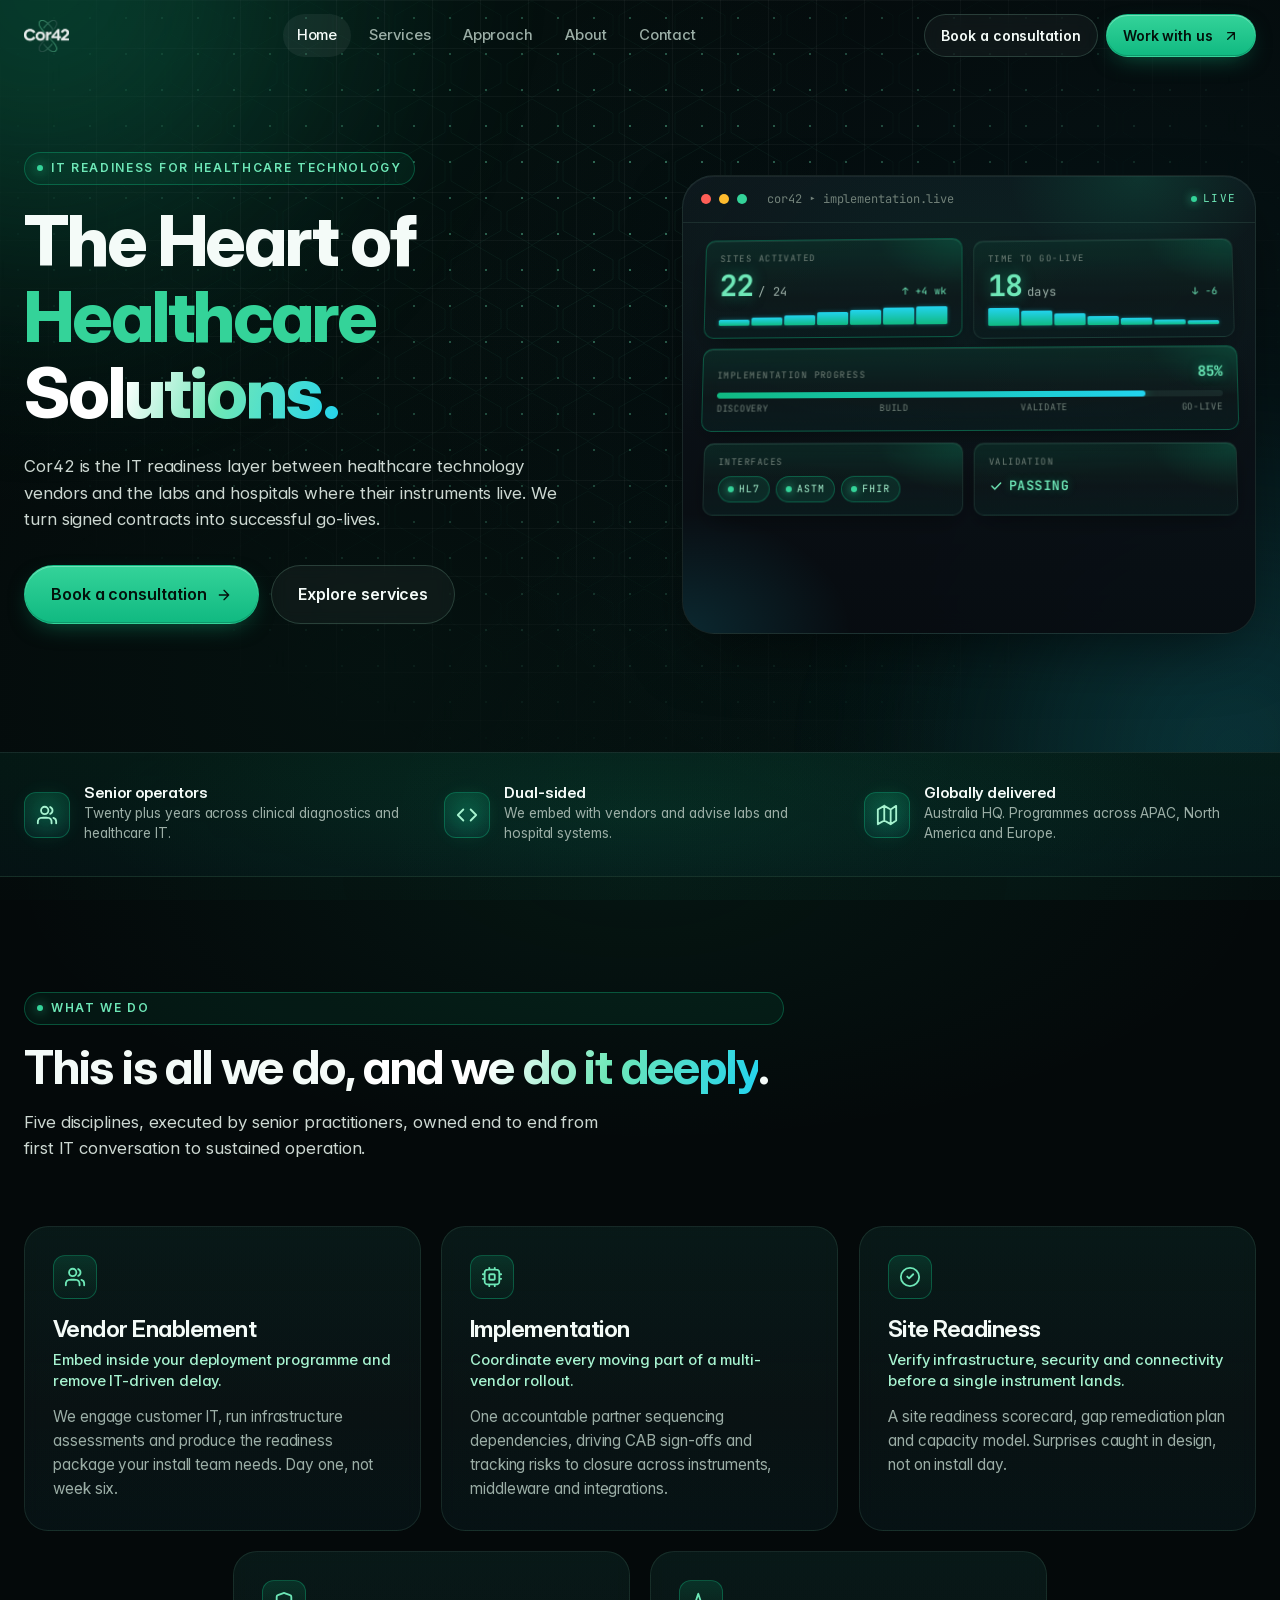
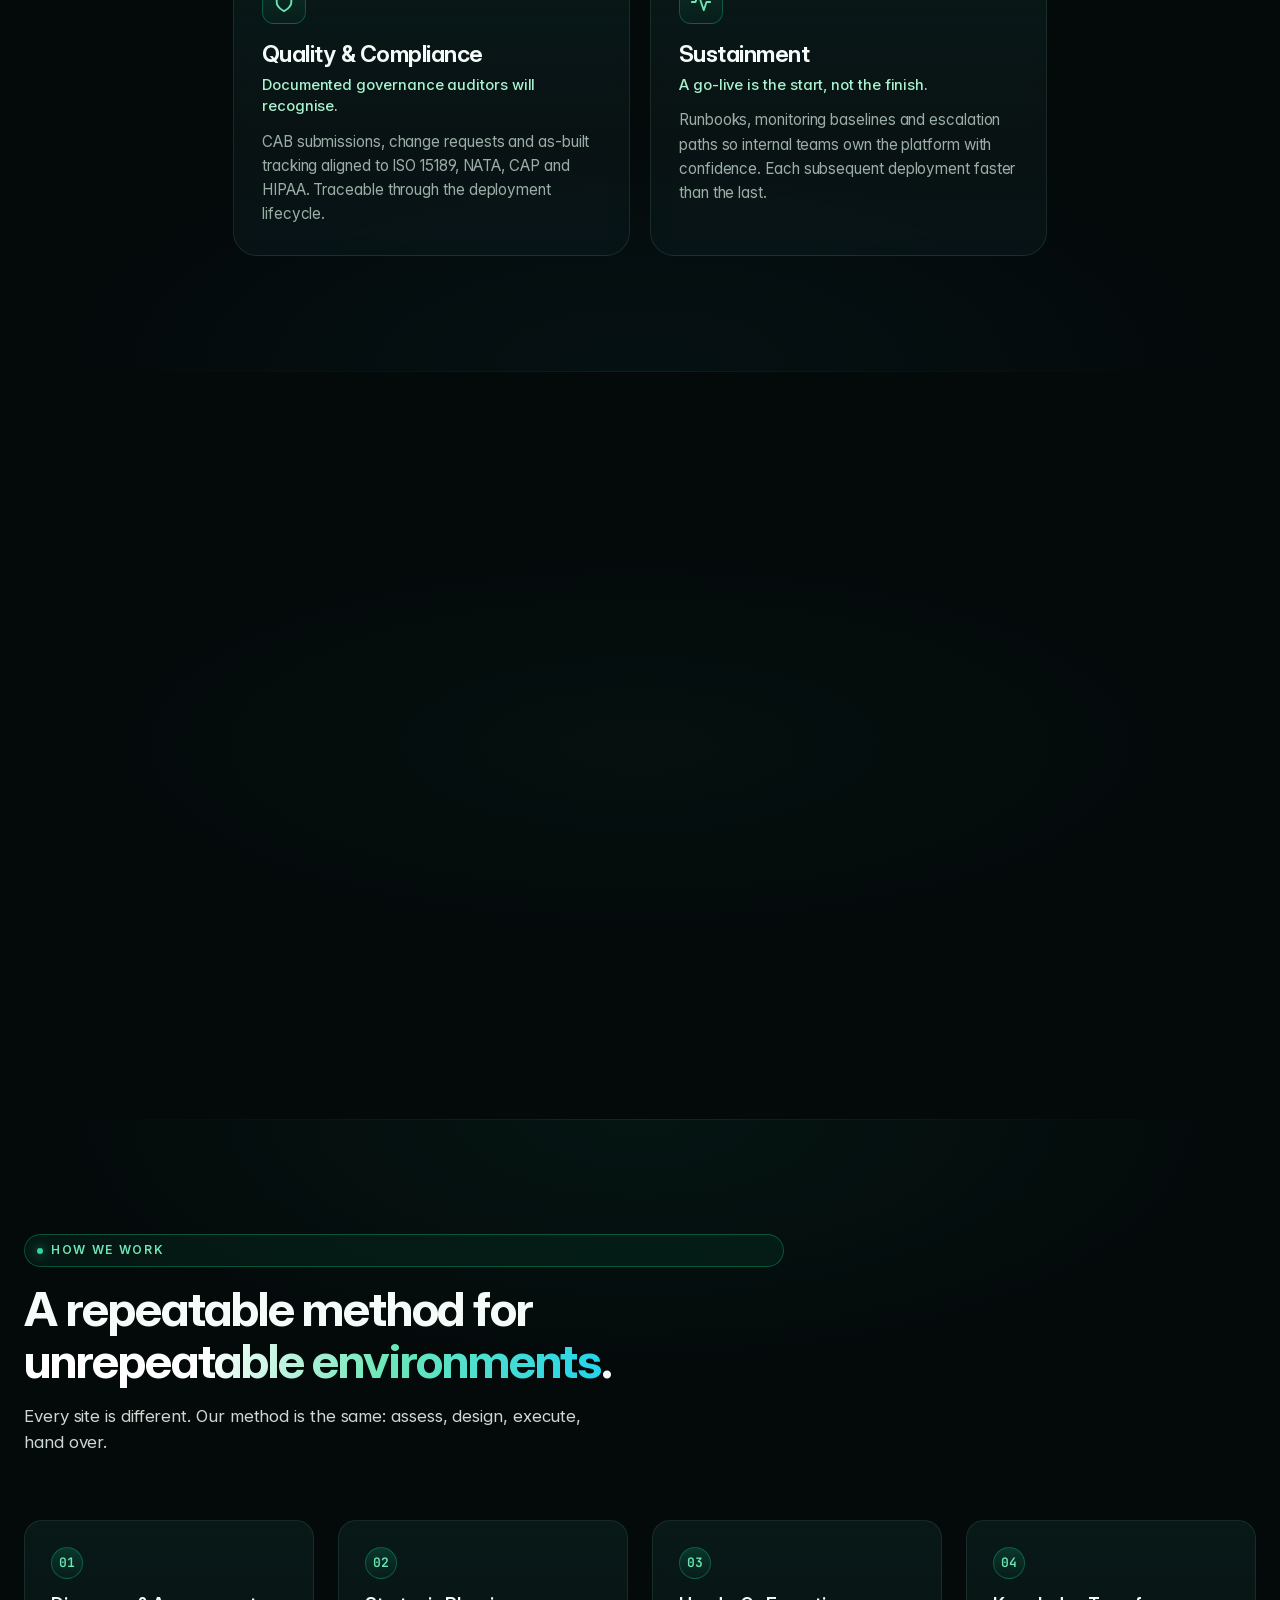
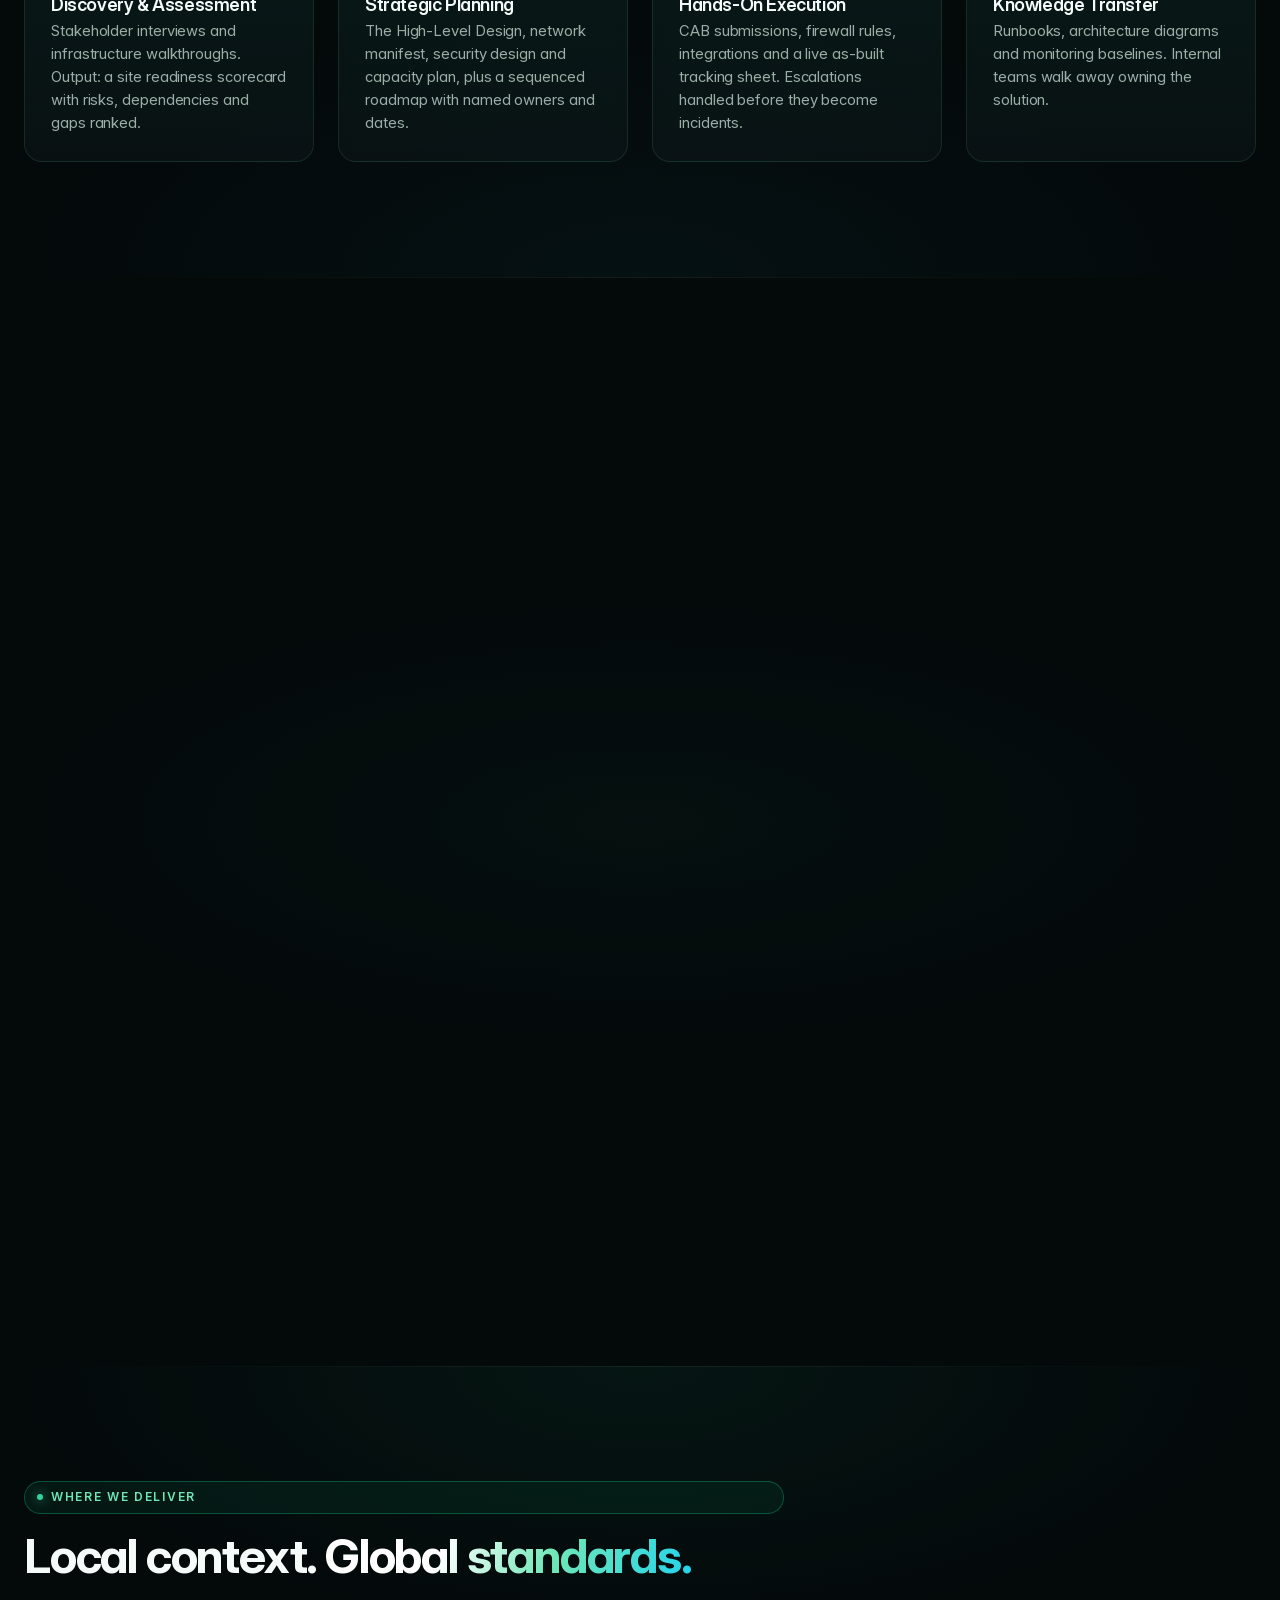
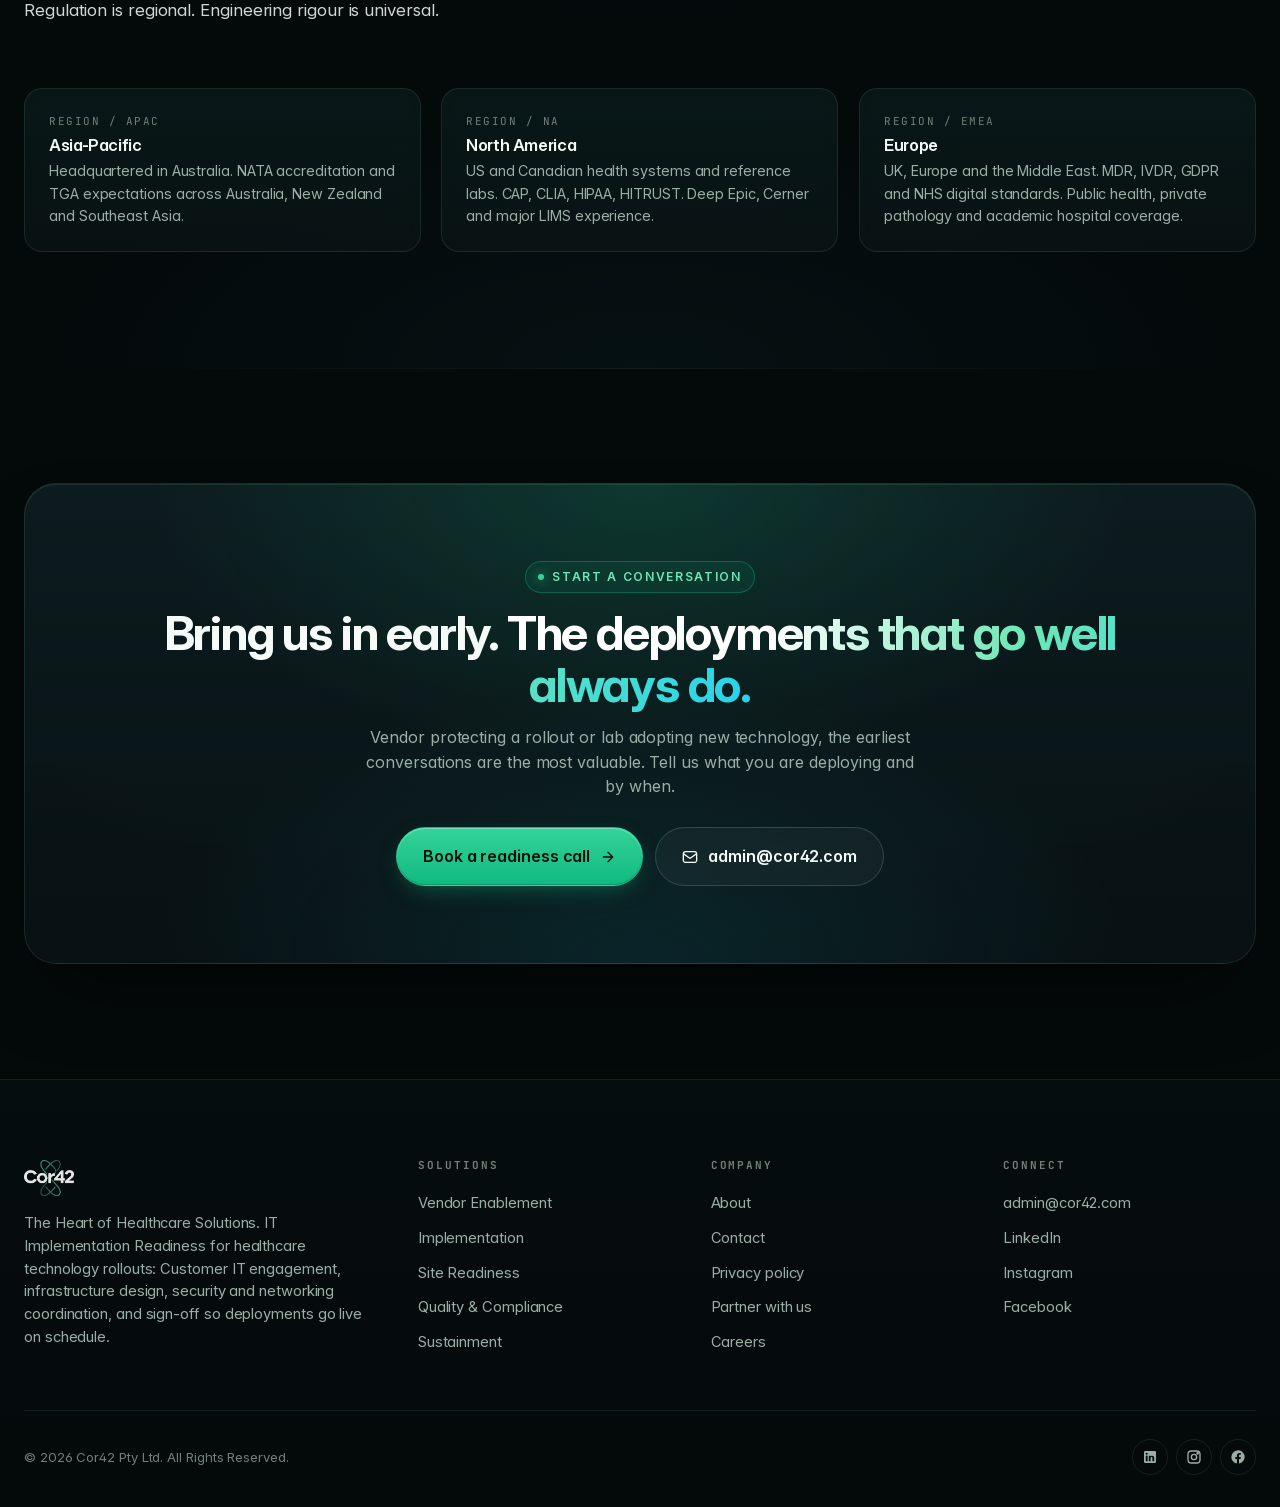
<file: index.html>
<!doctype html>
<html lang="en">
<head>
 <meta charset="utf-8" />
 <meta name="viewport" content="width=device-width, initial-scale=1, viewport-fit=cover" />
 <title>Cor42 &middot; The Heart of Healthcare Solutions</title>
 <meta name="description" content="IT Implementation Readiness for healthcare technology rollouts. Cor42 engages Customer IT, drives infrastructure design, coordinates security and networking, and secures sign-off so vendor deployments go live on schedule." />
 <meta name="theme-color" content="#05080B" />
 <meta property="og:title" content="Cor42 &middot; The Heart of Healthcare Solutions" />
 <meta property="og:description" content="IT Implementation Readiness for healthcare technology rollouts. Customer IT engagement, infrastructure design, security and networking coordination, and sign-off, upstream of your install team." />
 <meta property="og:type" content="website" />
 <link rel="icon" type="image/png" href="assets/img/cor42-logo.png" />
 <link rel="preload" href="assets/fonts/InterVariable.ttf" as="font" type="font/ttf" crossorigin />
 <link rel="preconnect" href="https://fonts.googleapis.com" crossorigin />
 <link rel="preconnect" href="https://fonts.gstatic.com" crossorigin />
 <link rel="stylesheet" href="https://fonts.googleapis.com/css2?family=JetBrains+Mono:wght@400;500;600&display=swap" />
 <link rel="stylesheet" href="assets/css/styles.css" />
</head>
<body>
 <a class="skip" href="#main">Skip to content</a>

 <!-- ============== HEADER ============== -->
 <header class="site-header">
 <div class="container nav">
 <a href="index.html" class="brand" aria-label="Cor42, home">
 <img src="assets/img/cor42-logo-white.png" alt="Cor42" />
 </a>
 <nav aria-label="Primary">
 <ul class="nav-links">
 <li><a href="index.html" aria-current="page">Home</a></li>
 <li><a href="index.html#services">Services</a></li>
 <li><a href="index.html#approach">Approach</a></li>
 <li><a href="about.html">About</a></li>
 <li><a href="contact.html">Contact</a></li>
 </ul>
 </nav>
 <div class="nav-cta">
 <a href="contact.html" class="btn btn-secondary btn-sm">Book a consultation</a>
 <a href="contact.html" class="btn btn-primary btn-sm">
 Work with us
 <svg class="icon-sm" viewBox="0 0 24 24" fill="none" stroke="currentColor" stroke-width="2" stroke-linecap="round" stroke-linejoin="round" aria-hidden="true"><path d="M7 17L17 7M17 7H7M17 7V17"/></svg>
 </a>
 <button class="nav-toggle" aria-label="Open menu" aria-expanded="false">
 <svg class="icon" viewBox="0 0 24 24" fill="none" stroke="currentColor" stroke-width="2" stroke-linecap="round" stroke-linejoin="round" aria-hidden="true"><path d="M4 6H20M4 12H20M4 18H20"/></svg>
 </button>
 </div>
 </div>
 </header>

 <div class="mobile-nav" aria-label="Mobile">
 <a href="index.html" aria-current="page">Home</a>
 <a href="index.html#services">Services</a>
 <a href="index.html#approach">Approach</a>
 <a href="about.html">About</a>
 <a href="contact.html">Contact</a>
 <a href="contact.html" class="btn btn-primary">Work with us</a>
 </div>

 <main id="main">

 <!-- ============== HERO ============== -->
 <section class="hero">
 <div class="hero-bg" aria-hidden="true"></div>
 <div class="grid-overlay" aria-hidden="true"></div>
 <div class="hex-grid" aria-hidden="true"></div>
 <div class="neural-dots" aria-hidden="true"></div>
 <div class="particles" aria-hidden="true">
 <span class="particle cell small" style="left:6%;  animation-duration: 18s; animation-delay: -2s;"></span>
 <span class="particle cell"       style="left:14%; animation-duration: 22s; animation-delay: -8s;"></span>
 <span class="particle cell cyan small" style="left:22%; animation-duration: 16s; animation-delay: -1s;"></span>
 <span class="particle cell large" style="left:30%; animation-duration: 26s; animation-delay: -11s;"></span>
 <span class="particle cell"       style="left:40%; animation-duration: 19s; animation-delay: -5s;"></span>
 <span class="particle cell cyan"  style="left:48%; animation-duration: 21s; animation-delay: -12s;"></span>
 <span class="particle cell small" style="left:55%; animation-duration: 17s; animation-delay: -3s;"></span>
 <span class="particle cell"       style="left:64%; animation-duration: 23s; animation-delay: -14s;"></span>
 <span class="particle cell cyan small" style="left:72%; animation-duration: 20s; animation-delay: -6s;"></span>
 <span class="particle cell large" style="left:82%; animation-duration: 25s; animation-delay: -9s;"></span>
 <span class="particle cell"       style="left:92%; animation-duration: 22s; animation-delay: -4s;"></span>
 </div>

 <div class="container">
 <div class="hero-grid">
 <div>
 <span class="eyebrow reveal">IT readiness for healthcare technology</span>
 <h1 class="reveal reveal-delay-1">
 The Heart of <span class="emerald-text">Healthcare</span><br/>
 <span class="gradient-text">Solutions.</span>
 </h1>
 <p class="lede reveal reveal-delay-2">
 Cor42 is the IT readiness layer between healthcare technology vendors and the labs and hospitals where their instruments live. We turn signed contracts into successful go-lives.
 </p>
 <div class="hero-actions reveal reveal-delay-3">
 <a href="contact.html" class="btn btn-primary btn-lg">
 Book a consultation
 <svg class="icon-sm" viewBox="0 0 24 24" fill="none" stroke="currentColor" stroke-width="2" stroke-linecap="round" stroke-linejoin="round" aria-hidden="true"><path d="M5 12H19M19 12L12 5M19 12L12 19"/></svg>
 </a>
 <a href="#services" class="btn btn-secondary btn-lg">
 Explore services
 </a>
 </div>
 </div>

 <!-- Hero visual: 3D Implementation Dashboard HUD -->
 <div class="diagnostic-core reveal reveal-delay-2" aria-hidden="true">
 <div class="dc-bar">
 <span class="dot r"></span><span class="dot y"></span><span class="dot g"></span>
 <span class="file">cor42 ▸ implementation.live</span>
 <span class="live">LIVE</span>
 </div>

 <!-- 3D Dashboard HUD: lab-IT command-centre view -->
 <div class="dc-dashboard">
 <div class="dc-dashboard-inner">

 <!-- Top row: 2 KPI tiles -->
 <div class="dash-row">
 <div class="tile t-front">
 <span class="tile-lbl">Sites activated</span>
 <div class="kpi-val">
 <b>22</b><i>/ 24</i>
 <span class="kpi-trend">&uarr; +4 wk</span>
 </div>
 <div class="spark up">
 <span></span><span></span><span></span><span></span><span></span><span></span><span></span>
 </div>
 </div>
 <div class="tile t-mid">
 <span class="tile-lbl">Time to go-live</span>
 <div class="kpi-val">
 <b>18</b><i>days</i>
 <span class="kpi-trend">&darr; -6</span>
 </div>
 <div class="spark down">
 <span></span><span></span><span></span><span></span><span></span><span></span><span></span>
 </div>
 </div>
 </div>

 <!-- Middle: progress bar tile -->
 <div class="tile t-front" style="padding: 14px;">
 <div class="tile-progress-head">
 <span class="tile-lbl">Implementation progress</span>
 <b>85%</b>
 </div>
 <div class="bar"><i style="--w: 85%;"></i></div>
 <div class="bar-ticks">
 <span>DISCOVERY</span>
 <span>BUILD</span>
 <span>VALIDATE</span>
 <span>GO-LIVE</span>
 </div>
 </div>

 <!-- Bottom row: 2 status tiles -->
 <div class="dash-row">
 <div class="tile t-mid">
 <span class="tile-lbl">Interfaces</span>
 <div class="pills">
 <span class="pill">HL7</span>
 <span class="pill">ASTM</span>
 <span class="pill">FHIR</span>
 </div>
 </div>
 <div class="tile t-back">
 <span class="tile-lbl">Validation</span>
 <span class="check">
 <svg viewBox="0 0 24 24" fill="none" stroke="currentColor" stroke-width="2.4" stroke-linecap="round" stroke-linejoin="round"><path d="M5 12L10 17L20 7"/></svg>
 PASSING
 </span>
 </div>
 </div>

 </div>
 </div>
 </div>
 </div>
 </div>
 </section>

 
 <!-- ============== AI INSIGHT BAND ============== -->
 <section class="ai-band reveal" aria-label="What we bring">
 <div class="container">
 <div class="ai-band-grid">
 <div class="ai-cell">
 <div class="ai-ico">
 <svg viewBox="0 0 24 24" fill="none" stroke="currentColor" stroke-width="2" stroke-linecap="round" stroke-linejoin="round" aria-hidden="true"><path d="M22 21V19C22 17.1 20.7 15.6 19 15.1M15.5 3.3C17 3.9 18 5.3 18 7C18 8.7 17 10.1 15.5 10.7M17 21C17 19.1 17 18.2 16.7 17.5C16.3 16.5 15.5 15.7 14.5 15.3C13.8 15 12.9 15 11 15H8C6.1 15 5.2 15 4.5 15.3C3.5 15.7 2.7 16.5 2.3 17.5C2 18.2 2 19.1 2 21M13.5 7C13.5 9.2 11.7 11 9.5 11C7.3 11 5.5 9.2 5.5 7C5.5 4.8 7.3 3 9.5 3C11.7 3 13.5 4.8 13.5 7Z"/></svg>
 </div>
 <div>
 <h5>Senior operators</h5>
 <p>Twenty plus years across clinical diagnostics and healthcare IT.</p>
 </div>
 </div>
 <div class="ai-cell">
 <div class="ai-ico">
 <svg viewBox="0 0 24 24" fill="none" stroke="currentColor" stroke-width="2" stroke-linecap="round" stroke-linejoin="round" aria-hidden="true"><path d="M16 18L22 12L16 6M8 6L2 12L8 18"/></svg>
 </div>
 <div>
 <h5>Dual-sided</h5>
 <p>We embed with vendors and advise labs and hospital systems.</p>
 </div>
 </div>
 <div class="ai-cell">
 <div class="ai-ico">
 <svg viewBox="0 0 24 24" fill="none" stroke="currentColor" stroke-width="2" stroke-linecap="round" stroke-linejoin="round" aria-hidden="true"><path d="M9 18L2 22V6L9 2M9 18L16 22M9 18V2M16 22L22 18V2L16 6M16 22V6M16 6L9 2"/></svg>
 </div>
 <div>
 <h5>Globally delivered</h5>
 <p>Australia HQ. Programmes across APAC, North America and Europe.</p>
 </div>
 </div>
 </div>
 </div>
 </section>

 <!-- ============== SERVICES ============== -->
 <section class="section section-elev" id="services">
 <div class="container">
 <div class="section-head reveal">
 <span class="eyebrow">What we do</span>
 <h2>This is all we do, <span class="gradient-text">and we do it deeply</span>.</h2>
 <p class="lede">
 Five disciplines, executed by senior practitioners, owned end to end from first IT conversation to sustained operation.
 </p>
 </div>

 <div class="services-grid services-five">

 <article class="card reveal">
 <div class="card-icon">
 <svg viewBox="0 0 24 24" fill="none" stroke="currentColor" stroke-width="2" stroke-linecap="round" stroke-linejoin="round" aria-hidden="true"><path d="M22 21V19C22 17.1 20.7 15.6 19 15.1M15.5 3.3C17 3.9 18 5.3 18 7C18 8.7 17 10.1 15.5 10.7M17 21C17 19.1 17 18.2 16.7 17.5C16.3 16.5 15.5 15.7 14.5 15.3C13.8 15 12.9 15 11 15H8C6.1 15 5.2 15 4.5 15.3C3.5 15.7 2.7 16.5 2.3 17.5C2 18.2 2 19.1 2 21M13.5 7C13.5 9.2 11.7 11 9.5 11C7.3 11 5.5 9.2 5.5 7C5.5 4.8 7.3 3 9.5 3C11.7 3 13.5 4.8 13.5 7Z"/></svg>
 </div>
 <h3>Vendor Enablement</h3>
 <p class="card-tagline">Embed inside your deployment programme and remove IT-driven delay.</p>
 <p>We engage customer IT, run infrastructure assessments and produce the readiness package your install team needs. Day one, not week six.</p>
 
 </article>

 <article class="card reveal reveal-delay-1">
 <div class="card-icon">
 <svg viewBox="0 0 24 24" fill="none" stroke="currentColor" stroke-width="2" stroke-linecap="round" stroke-linejoin="round" aria-hidden="true"><path d="M9 2V4M15 2V4M9 20V22M15 20V22M20 9H22M20 14H22M2 9H4M2 14H4M8.8 20H15.2C16.9 20 17.7 20 18.4 19.7C18.9 19.4 19.4 18.9 19.7 18.4C20 17.7 20 16.9 20 15.2V8.8C20 7.1 20 6.3 19.7 5.6C19.4 5.1 18.9 4.6 18.4 4.3C17.7 4 16.9 4 15.2 4H8.8C7.1 4 6.3 4 5.6 4.3C5.1 4.6 4.6 5.1 4.3 5.6C4 6.3 4 7.1 4 8.8V15.2C4 16.9 4 17.7 4.3 18.4C4.6 18.9 5.1 19.4 5.6 19.7C6.3 20 7.1 20 8.8 20ZM10.6 15H13.4C14 15 14.2 15 14.5 14.9C14.6 14.8 14.8 14.6 14.9 14.5C15 14.2 15 14 15 13.4V10.6C15 10 15 9.8 14.9 9.5C14.8 9.4 14.6 9.2 14.5 9.1C14.2 9 14 9 13.4 9H10.6C10 9 9.8 9 9.5 9.1C9.4 9.2 9.2 9.4 9.1 9.5C9 9.8 9 10 9 10.6V13.4C9 14 9 14.2 9.1 14.5C9.2 14.6 9.4 14.8 9.5 14.9C9.8 15 10 15 10.6 15Z"/></svg>
 </div>
 <h3>Implementation</h3>
 <p class="card-tagline">Coordinate every moving part of a multi-vendor rollout.</p>
 <p>One accountable partner sequencing dependencies, driving CAB sign-offs and tracking risks to closure across instruments, middleware and integrations.</p>
 
 </article>

 <article class="card reveal reveal-delay-2">
 <div class="card-icon">
 <svg viewBox="0 0 24 24" fill="none" stroke="currentColor" stroke-width="2" stroke-linecap="round" stroke-linejoin="round" aria-hidden="true"><path d="M9 11.5L11 13.5L15.5 9M22 12C22 17.5 17.5 22 12 22C6.5 22 2 17.5 2 12C2 6.5 6.5 2 12 2C17.5 2 22 6.5 22 12Z"/></svg>
 </div>
 <h3>Site Readiness</h3>
 <p class="card-tagline">Verify infrastructure, security and connectivity before a single instrument lands.</p>
 <p>A site readiness scorecard, gap remediation plan and capacity model. Surprises caught in design, not on install day.</p>

 </article>

 <article class="card reveal">
 <div class="card-icon">
 <svg viewBox="0 0 24 24" fill="none" stroke="currentColor" stroke-width="2" stroke-linecap="round" stroke-linejoin="round" aria-hidden="true"><path d="M11.302 21.6147C11.5234 21.7439 11.6341 21.8085 11.7903 21.842C11.9116 21.868 12.0884 21.868 12.2097 21.842C12.3659 21.8085 12.4766 21.7439 12.698 21.6147C14.646 20.4783 20 16.9083 20 11.9999V7.21747C20 6.41796 20 6.0182 19.8692 5.67457C19.7537 5.37101 19.566 5.10015 19.3223 4.8854C19.0465 4.64231 18.6722 4.50195 17.9236 4.22122L12.5618 2.21054C12.3539 2.13258 12.25 2.0936 12.143 2.07815C12.0482 2.06444 11.9518 2.06444 11.857 2.07815C11.75 2.0936 11.6461 2.13258 11.4382 2.21054L6.0764 4.22122C5.3278 4.50195 4.9535 4.64231 4.67766 4.8854C4.43398 5.10015 4.24627 5.37101 4.13076 5.67457C4 6.0182 4 6.41796 4 7.21747V11.9999C4 16.9083 9.35396 20.4783 11.302 21.6147Z"/></svg>
 </div>
 <h3>Quality &amp; Compliance</h3>
 <p class="card-tagline">Documented governance auditors will recognise.</p>
 <p>CAB submissions, change requests and as-built tracking aligned to ISO 15189, NATA, CAP and HIPAA. Traceable through the deployment lifecycle.</p>

 </article>

 <article class="card reveal reveal-delay-1">
 <div class="card-icon">
 <svg viewBox="0 0 24 24" fill="none" stroke="currentColor" stroke-width="2" stroke-linecap="round" stroke-linejoin="round" aria-hidden="true"><path d="M22 12H18L15 21L9 3L6 12H2"/></svg>
 </div>
 <h3>Sustainment</h3>
 <p class="card-tagline">A go-live is the start, not the finish.</p>
 <p>Runbooks, monitoring baselines and escalation paths so internal teams own the platform with confidence. Each subsequent deployment faster than the last.</p>
 
 </article>

 </div>


 </div>
 </section>

 <!-- ============== WHY COR42 ============== -->
 <section class="section section-dark" id="why">
 <div class="container">
 <div class="section-head reveal">
 <span class="eyebrow">Why Cor42</span>
 <h2>Senior operators, premium delivery, <span class="gradient-text">healthcare specific</span>.</h2>
 <p class="lede">
 Healthcare technology is unforgiving. Cor42 was built for this environment by people who have lived it.
 </p>
 </div>

 <div class="pillars">
 <div class="pillar reveal">
 <div class="num">PILLAR / 01</div>
 <h4>Proven Expertise</h4>
 <p>Twenty plus years in clinical diagnostics and healthcare IT. Senior operators only. No junior pyramid, no learning on your programme.</p>
 </div>
 <div class="pillar reveal reveal-delay-1">
 <div class="num">PILLAR / 02</div>
 <h4>Risk-Managed Governance</h4>
 <p>CAB submissions, change requests and as-built tracking aligned to ISO 15189, NATA, CAP and equivalent. Auditors see structure, not improvisation.</p>
 </div>
 <div class="pillar reveal reveal-delay-2">
 <div class="num">PILLAR / 03</div>
 <h4>Global Reach</h4>
 <p>APAC, North America and EMEA delivery. Fluent across TGA, NATA, FDA, HIPAA, MDR and GDPR.</p>
 </div>
 <div class="pillar reveal reveal-delay-3">
 <div class="num">PILLAR / 04</div>
 <h4>Outcome Focus</h4>
 <p>Time to first patient sample. Go-lives on plan. Escalations after handover. We measure what you measure.</p>
 </div>
 </div>
 </div>
 </section>

 <!-- ============== APPROACH ============== -->
 <section class="section section-elev" id="approach">
 <div class="container">
 <div class="section-head reveal">
 <span class="eyebrow">How we work</span>
 <h2>A repeatable method for <span class="gradient-text">unrepeatable environments</span>.</h2>
 <p class="lede">
 Every site is different. Our method is the same: assess, design, execute, hand over.
 </p>
 </div>

 <div class="approach">
 <div class="step reveal">
 <div class="step-no">01</div>
 <h4>Discovery &amp; Assessment</h4>
 <p>Stakeholder interviews and infrastructure walkthroughs. Output: a site readiness scorecard with risks, dependencies and gaps ranked.</p>
 </div>
 <div class="step reveal reveal-delay-1">
 <div class="step-no">02</div>
 <h4>Strategic Planning</h4>
 <p>The High-Level Design, network manifest, security design and capacity plan, plus a sequenced roadmap with named owners and dates.</p>
 </div>
 <div class="step reveal reveal-delay-2">
 <div class="step-no">03</div>
 <h4>Hands-On Execution</h4>
 <p>CAB submissions, firewall rules, integrations and a live as-built tracking sheet. Escalations handled before they become incidents.</p>
 </div>
 <div class="step reveal reveal-delay-3">
 <div class="step-no">04</div>
 <h4>Knowledge Transfer</h4>
 <p>Runbooks, architecture diagrams and monitoring baselines. Internal teams walk away owning the solution.</p>
 </div>
 </div>
 </div>
 </section>

 <!-- ============== WHO WE SERVE ============== -->
 <section class="section section-dark" id="audience">
 <div class="container">
 <div class="section-head reveal">
 <span class="eyebrow">Who we serve</span>
 <h2>We sit on <span class="gradient-text">both sides of the deployment table</span>.</h2>
 <p class="lede">
 Trusted by the vendors selling the platform and the labs and hospitals buying it. That dual perspective is the product.
 </p>
 </div>

 <div class="segments">
 <article class="segment reveal">
 <span class="pill">Vendor side</span>
 <h3>Healthcare Technology Vendors</h3>
 <p>We operate the IT readiness layer of your customer deployment programmes. We engage customer IT, run change governance and deliver an Install Readiness Handover package to your install team. Faster onboarding, fewer stalled deployments, protected reputation across hundreds of sites.</p>
 <ul>
 <li><svg viewBox="0 0 24 24" fill="none" stroke="currentColor" stroke-width="2" stroke-linecap="round" stroke-linejoin="round"><path d="M7.5 12L10.5 15L16.5 9M22 12C22 17.5 17.5 22 12 22C6.5 22 2 17.5 2 12C2 6.5 6.5 2 12 2C17.5 2 22 6.5 22 12Z"/></svg>Accelerated time from contract to first revenue</li>
 <li><svg viewBox="0 0 24 24" fill="none" stroke="currentColor" stroke-width="2" stroke-linecap="round" stroke-linejoin="round"><path d="M7.5 12L10.5 15L16.5 9M22 12C22 17.5 17.5 22 12 22C6.5 22 2 17.5 2 12C2 6.5 6.5 2 12 2C17.5 2 22 6.5 22 12Z"/></svg>Reduced escalations and reinstall rework</li>
 <li><svg viewBox="0 0 24 24" fill="none" stroke="currentColor" stroke-width="2" stroke-linecap="round" stroke-linejoin="round"><path d="M7.5 12L10.5 15L16.5 9M22 12C22 17.5 17.5 22 12 22C6.5 22 2 17.5 2 12C2 6.5 6.5 2 12 2C17.5 2 22 6.5 22 12Z"/></svg>Repeatable site readiness playbook across global accounts</li>
 <li><svg viewBox="0 0 24 24" fill="none" stroke="currentColor" stroke-width="2" stroke-linecap="round" stroke-linejoin="round"><path d="M7.5 12L10.5 15L16.5 9M22 12C22 17.5 17.5 22 12 22C6.5 22 2 17.5 2 12C2 6.5 6.5 2 12 2C17.5 2 22 6.5 22 12Z"/></svg>A customer-facing partner aligned to your delivery standards</li>
 </ul>
 </article>

 <article class="segment reveal reveal-delay-1">
 <span class="pill">Lab side</span>
 <h3>Pathology Networks</h3>
 <p>We manage vendor rollouts on your behalf. Concurrent implementations coordinated, vendors held to scope and dates, internal sign-offs secured, and LIMS rules written and maintained across the estate.</p>
 <ul>
 <li><svg viewBox="0 0 24 24" fill="none" stroke="currentColor" stroke-width="2" stroke-linecap="round" stroke-linejoin="round"><path d="M7.5 12L10.5 15L16.5 9M22 12C22 17.5 17.5 22 12 22C6.5 22 2 17.5 2 12C2 6.5 6.5 2 12 2C17.5 2 22 6.5 22 12Z"/></svg>Vendor accountability through structured governance</li>
 <li><svg viewBox="0 0 24 24" fill="none" stroke="currentColor" stroke-width="2" stroke-linecap="round" stroke-linejoin="round"><path d="M7.5 12L10.5 15L16.5 9M22 12C22 17.5 17.5 22 12 22C6.5 22 2 17.5 2 12C2 6.5 6.5 2 12 2C17.5 2 22 6.5 22 12Z"/></svg>Reduced burden on internal IT and laboratory leadership</li>
 <li><svg viewBox="0 0 24 24" fill="none" stroke="currentColor" stroke-width="2" stroke-linecap="round" stroke-linejoin="round"><path d="M7.5 12L10.5 15L16.5 9M22 12C22 17.5 17.5 22 12 22C6.5 22 2 17.5 2 12C2 6.5 6.5 2 12 2C17.5 2 22 6.5 22 12Z"/></svg>Estate-wide LIMS rule consistency and quality</li>
 <li><svg viewBox="0 0 24 24" fill="none" stroke="currentColor" stroke-width="2" stroke-linecap="round" stroke-linejoin="round"><path d="M7.5 12L10.5 15L16.5 9M22 12C22 17.5 17.5 22 12 22C6.5 22 2 17.5 2 12C2 6.5 6.5 2 12 2C17.5 2 22 6.5 22 12Z"/></svg>Faster realised value from new instrument capital</li>
 </ul>
 </article>

 <article class="segment reveal reveal-delay-2">
 <span class="pill">Hospital side</span>
 <h3>Hospital Systems</h3>
 <p>We bring pathology IT inside enterprise IT and cybersecurity standards. EMR and LIMS alignment, multi-vendor change through one CAB process, audit-ready evidence across clinical, IT and accreditation governance.</p>
 <ul>
 <li><svg viewBox="0 0 24 24" fill="none" stroke="currentColor" stroke-width="2" stroke-linecap="round" stroke-linejoin="round"><path d="M7.5 12L10.5 15L16.5 9M22 12C22 17.5 17.5 22 12 22C6.5 22 2 17.5 2 12C2 6.5 6.5 2 12 2C17.5 2 22 6.5 22 12Z"/></svg>Pathology IT aligned to enterprise security posture</li>
 <li><svg viewBox="0 0 24 24" fill="none" stroke="currentColor" stroke-width="2" stroke-linecap="round" stroke-linejoin="round"><path d="M7.5 12L10.5 15L16.5 9M22 12C22 17.5 17.5 22 12 22C6.5 22 2 17.5 2 12C2 6.5 6.5 2 12 2C17.5 2 22 6.5 22 12Z"/></svg>Coordinated EMR, LIMS and instrument integration</li>
 <li><svg viewBox="0 0 24 24" fill="none" stroke="currentColor" stroke-width="2" stroke-linecap="round" stroke-linejoin="round"><path d="M7.5 12L10.5 15L16.5 9M22 12C22 17.5 17.5 22 12 22C6.5 22 2 17.5 2 12C2 6.5 6.5 2 12 2C17.5 2 22 6.5 22 12Z"/></svg>Multi-vendor change managed through one accountable partner</li>
 <li><svg viewBox="0 0 24 24" fill="none" stroke="currentColor" stroke-width="2" stroke-linecap="round" stroke-linejoin="round"><path d="M7.5 12L10.5 15L16.5 9M22 12C22 17.5 17.5 22 12 22C6.5 22 2 17.5 2 12C2 6.5 6.5 2 12 2C17.5 2 22 6.5 22 12Z"/></svg>Audit-ready documentation across clinical and IT governance</li>
 </ul>
 </article>
 </div>
 </div>
 </section>

 <!-- ============== GLOBAL PRESENCE ============== -->
 <section class="section section-elev" id="regions">
 <div class="container">
 <div class="section-head reveal">
 <span class="eyebrow">Where we deliver</span>
 <h2>Local context. <span class="gradient-text">Global standards.</span></h2>
 <p class="lede">
 Regulation is regional. Engineering rigour is universal.
 </p>
 </div>

 <div class="regions">
 <div class="region reveal">
 <span class="code">REGION / APAC</span>
 <h4>Asia-Pacific</h4>
 <p>Headquartered in Australia. NATA accreditation and TGA expectations across Australia, New Zealand and Southeast Asia.</p>
 </div>
 <div class="region reveal reveal-delay-1">
 <span class="code">REGION / NA</span>
 <h4>North America</h4>
 <p>US and Canadian health systems and reference labs. CAP, CLIA, HIPAA, HITRUST. Deep Epic, Cerner and major LIMS experience.</p>
 </div>
 <div class="region reveal reveal-delay-2">
 <span class="code">REGION / EMEA</span>
 <h4>Europe</h4>
 <p>UK, Europe and the Middle East. MDR, IVDR, GDPR and NHS digital standards. Public health, private pathology and academic hospital coverage.</p>
 </div>
 </div>
 </div>
 </section>

 <!-- ============== CTA ============== -->
 <section class="section section-dark">
 <div class="container">
 <div class="cta-block reveal">
 <span class="eyebrow">Start a conversation</span>
 <h2 style="margin-top:14px">Bring us in early. <span class="gradient-text">The deployments that go well always do.</span></h2>
 <p>
 Vendor protecting a rollout or lab adopting new technology, the earliest conversations are the most valuable. Tell us what you are deploying and by when.
 </p>
 <div class="cta-actions">
 <a href="contact.html" class="btn btn-primary btn-lg">
 Book a readiness call
 <svg class="icon-sm" viewBox="0 0 24 24" fill="none" stroke="currentColor" stroke-width="2" stroke-linecap="round" stroke-linejoin="round"><path d="M5 12H19M19 12L12 5M19 12L12 19"/></svg>
 </a>
 <a href="mailto:admin@cor42.com" class="btn btn-secondary btn-lg">
 <svg class="icon-sm" viewBox="0 0 24 24" fill="none" stroke="currentColor" stroke-width="2" stroke-linecap="round" stroke-linejoin="round"><path d="M2 7L10 12.7C10.8 13.2 11.2 13.4 11.5 13.5C11.8 13.6 12.2 13.6 12.5 13.5C12.8 13.4 13.2 13.2 13.8 12.7L22 7M6.8 20H17.2C18.9 20 19.7 20 20.4 19.7C20.9 19.4 21.4 18.9 21.7 18.4C22 17.7 22 16.9 22 15.2V8.8C22 7.1 22 6.3 21.7 5.6C21.4 5.1 20.9 4.6 20.4 4.3C19.7 4 18.9 4 17.2 4H6.8C5.1 4 4.3 4 3.6 4.3C3.1 4.6 2.6 5.1 2.3 5.6C2 6.3 2 7.1 2 8.8V15.2C2 16.9 2 17.7 2.3 18.4C2.6 18.9 3.1 19.4 3.6 19.7C4.3 20 5.1 20 6.8 20Z"/></svg>
 admin@cor42.com
 </a>
 </div>
 </div>
 </div>
 </section>

 </main>

 <!-- ============== FOOTER ============== -->
 <footer class="site-footer">
 <div class="container">
 <div class="footer-grid">
 <div class="footer-brand">
 <img src="assets/img/cor42-logo-white.png" alt="Cor42" />
 <p>The Heart of Healthcare Solutions. IT Implementation Readiness for healthcare technology rollouts: Customer IT engagement, infrastructure design, security and networking coordination, and sign-off so deployments go live on schedule.</p>
 </div>
 <div class="footer-col">
 <h6>Solutions</h6>
 <ul>
 <li><a href="index.html#services">Vendor Enablement</a></li>
 <li><a href="index.html#services">Implementation</a></li>
 <li><a href="index.html#services">Site Readiness</a></li>
 <li><a href="index.html#services">Quality &amp; Compliance</a></li>
 <li><a href="index.html#services">Sustainment</a></li>
 </ul>
 </div>
 <div class="footer-col">
 <h6>Company</h6>
 <ul>
 <li><a href="about.html">About</a></li>
 <li><a href="contact.html">Contact</a></li>
 <li><a href="privacy.html">Privacy policy</a></li>
 <li><a href="contact.html#partner">Partner with us</a></li>
 <li><a href="contact.html#careers">Careers</a></li>
 </ul>
 </div>
 <div class="footer-col">
 <h6>Connect</h6>
 <ul>
 <li><a href="mailto:admin@cor42.com">admin@cor42.com</a></li>
 <li><a href="https://www.linkedin.com/company/cor42/" target="_blank" rel="noopener">LinkedIn</a></li>
 <li><a href="https://www.instagram.com/cor42global" target="_blank" rel="noopener">Instagram</a></li>
 <li><a href="https://www.facebook.com/share/16pSzVfraD/" target="_blank" rel="noopener">Facebook</a></li>
 </ul>
 </div>
 </div>
 <div class="footer-bottom">
 <span>© <span data-year>2026</span> Cor42 Pty Ltd. All Rights Reserved.</span>
 <div class="socials" aria-label="Social channels">
 <a href="https://www.linkedin.com/company/cor42/" aria-label="LinkedIn" target="_blank" rel="noopener">
 <svg viewBox="0 0 24 24" fill="currentColor" aria-hidden="true"><path d="M19 3a2 2 0 0 1 2 2v14a2 2 0 0 1-2 2H5a2 2 0 0 1-2-2V5a2 2 0 0 1 2-2h14zM8.34 18.34V9.96H5.67v8.38h2.67zM7 8.84a1.55 1.55 0 1 0 0-3.1 1.55 1.55 0 0 0 0 3.1zm11.34 9.5v-4.6c0-2.47-1.32-3.62-3.08-3.62-1.42 0-2.06.78-2.41 1.33V9.96h-2.67c.04.75 0 8.38 0 8.38h2.67v-4.68c0-.24.02-.48.09-.65.19-.48.63-.97 1.36-.97.96 0 1.34.73 1.34 1.8v4.5h2.7z"/></svg>
 </a>
 <a href="https://www.instagram.com/cor42global" aria-label="Instagram" target="_blank" rel="noopener">
 <svg viewBox="0 0 24 24" fill="none" stroke="currentColor" stroke-width="2" stroke-linecap="round" stroke-linejoin="round" aria-hidden="true"><rect x="3" y="3" width="18" height="18" rx="5"/><circle cx="12" cy="12" r="4"/><circle cx="17.5" cy="6.5" r="1" fill="currentColor"/></svg>
 </a>
 <a href="https://www.facebook.com/share/16pSzVfraD/" aria-label="Facebook" target="_blank" rel="noopener">
 <svg viewBox="0 0 24 24" fill="currentColor" aria-hidden="true"><path d="M22 12a10 10 0 1 0-11.6 9.88v-6.99H7.9V12h2.5V9.8c0-2.46 1.47-3.82 3.71-3.82 1.07 0 2.2.19 2.2.19v2.42h-1.24c-1.22 0-1.6.76-1.6 1.54V12h2.72l-.43 2.89h-2.29v6.99A10 10 0 0 0 22 12z"/></svg>
 </a>
 </div>
 </div>
 </div>
 </footer>

 <script src="assets/js/main.js" defer></script>
</body>
</html>
</file>
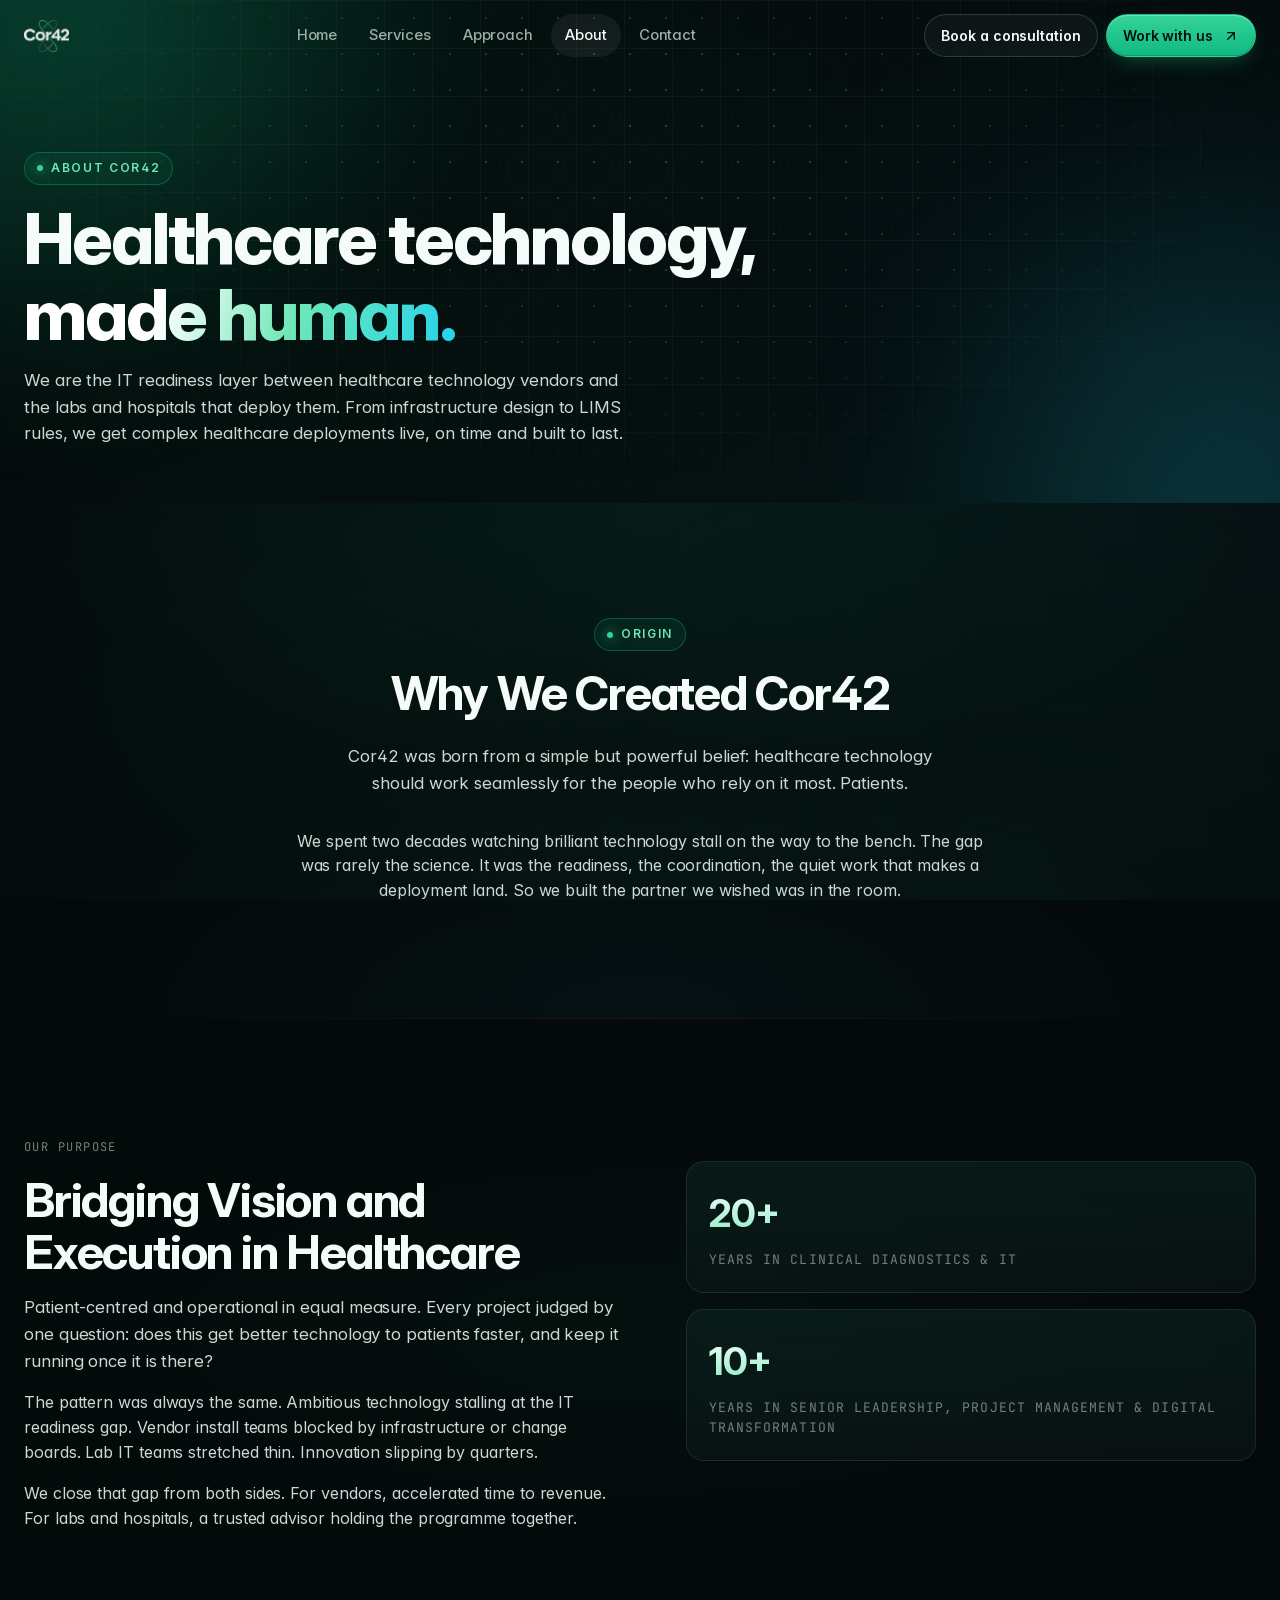
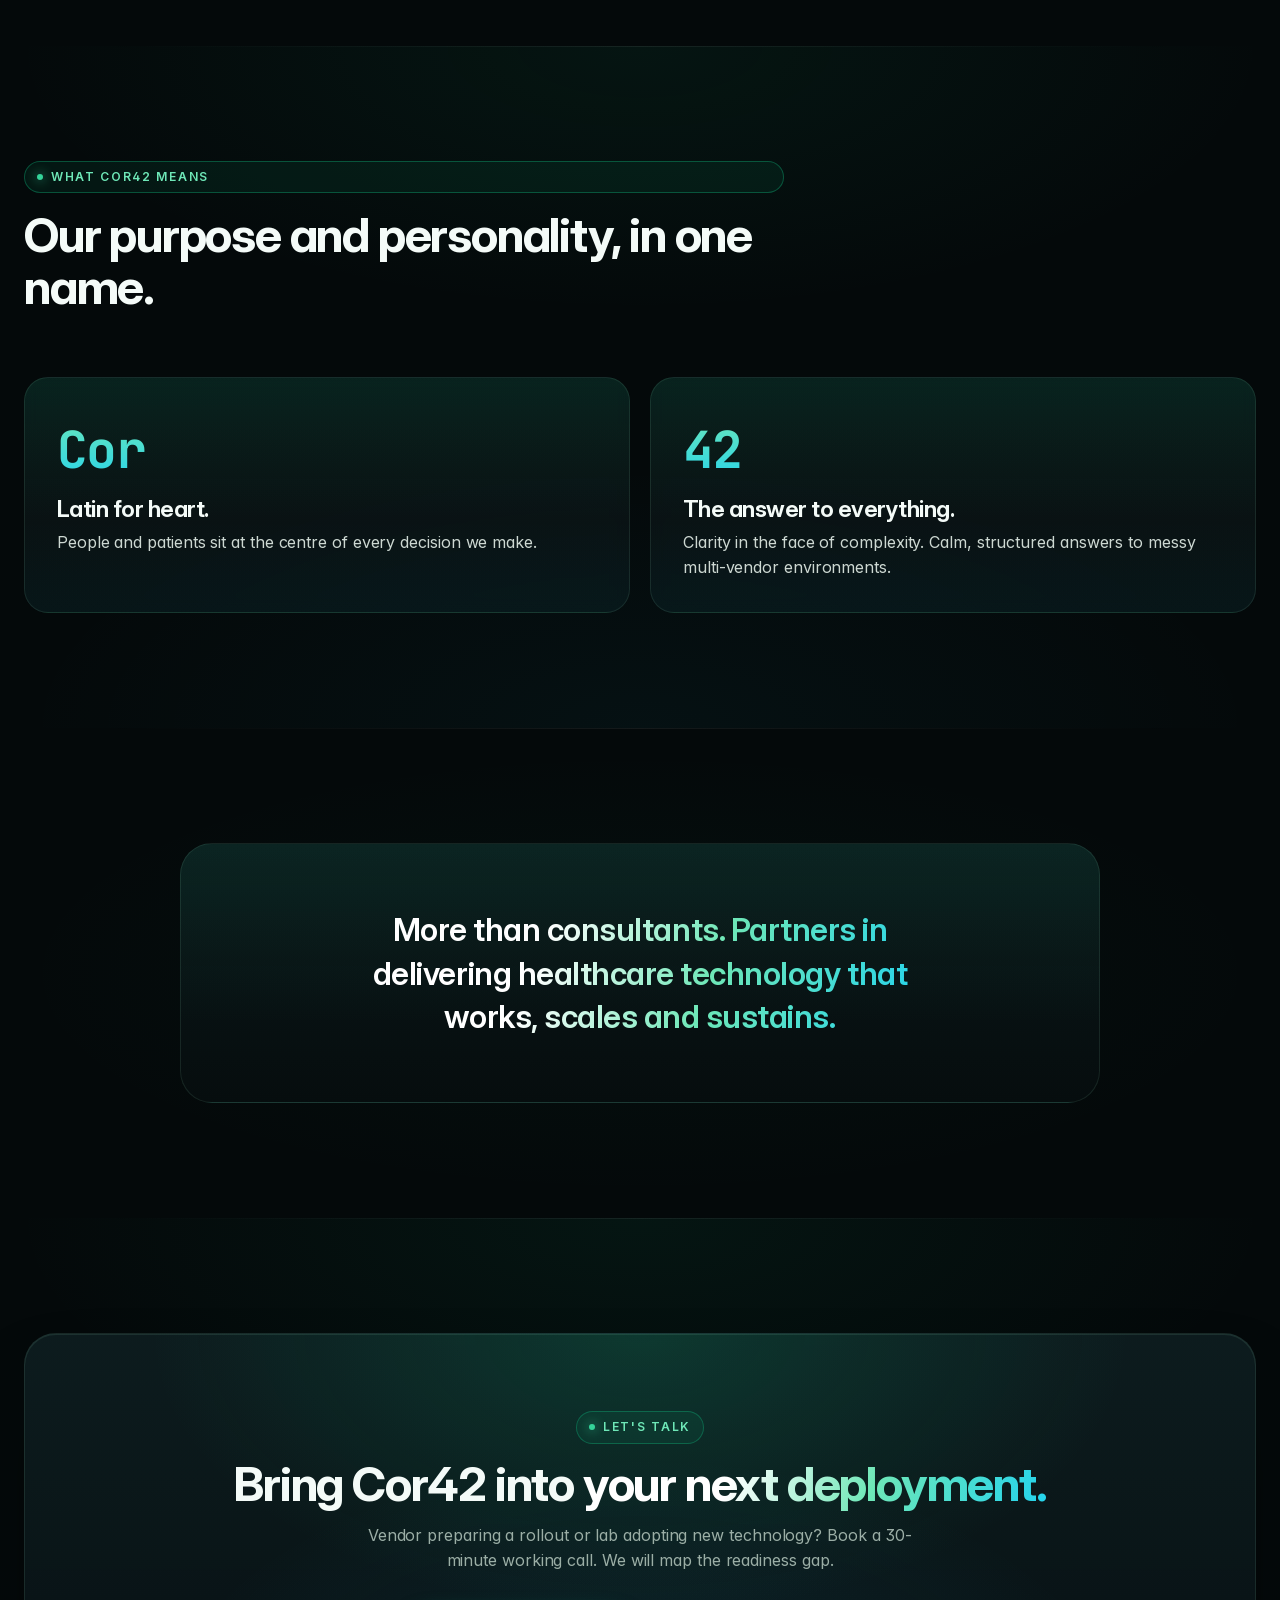
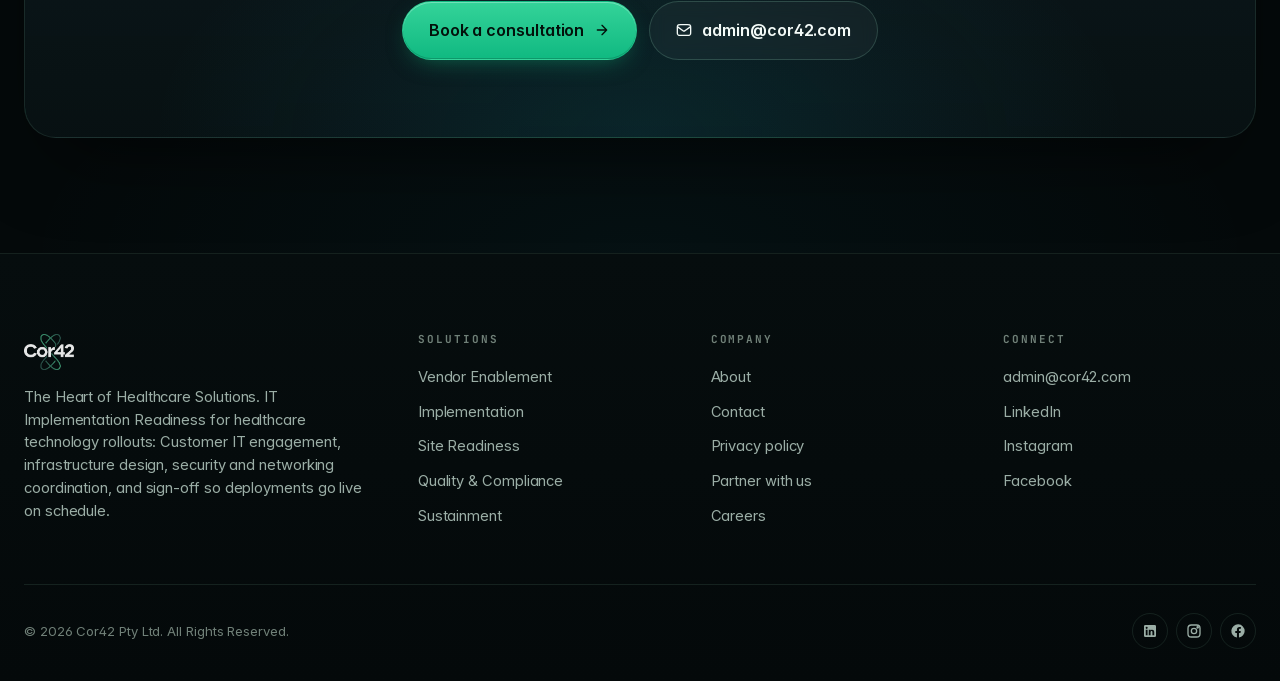
<file: about.html>
<!doctype html>
<html lang="en">
<head>
 <meta charset="utf-8" />
 <meta name="viewport" content="width=device-width, initial-scale=1, viewport-fit=cover" />
 <title>About Cor42 &middot; Healthcare technology made human</title>
 <meta name="description" content="Cor42 was founded on a simple idea: pathology labs deserve consultants who have actually run digital pathology and diagnostics programmes. Learn the why, the meaning behind the name and the principles that guide every engagement." />
 <meta name="theme-color" content="#05080B" />
 <link rel="icon" type="image/png" href="assets/img/cor42-logo.png" />
 <link rel="preload" href="assets/fonts/InterVariable.ttf" as="font" type="font/ttf" crossorigin />
 <link rel="preconnect" href="https://fonts.googleapis.com" crossorigin />
 <link rel="preconnect" href="https://fonts.gstatic.com" crossorigin />
 <link rel="stylesheet" href="https://fonts.googleapis.com/css2?family=JetBrains+Mono:wght@400;500;600&display=swap" />
 <link rel="stylesheet" href="assets/css/styles.css" />
</head>
<body>
 <a class="skip" href="#main">Skip to content</a>

 <header class="site-header">
 <div class="container nav">
 <a href="index.html" class="brand" aria-label="Cor42, home">
 <img src="assets/img/cor42-logo-white.png" alt="Cor42" />
 </a>
 <nav aria-label="Primary">
 <ul class="nav-links">
 <li><a href="index.html">Home</a></li>
 <li><a href="index.html#services">Services</a></li>
 <li><a href="index.html#approach">Approach</a></li>
 <li><a href="about.html" aria-current="page">About</a></li>
 <li><a href="contact.html">Contact</a></li>
 </ul>
 </nav>
 <div class="nav-cta">
 <a href="contact.html" class="btn btn-secondary btn-sm">Book a consultation</a>
 <a href="contact.html" class="btn btn-primary btn-sm">
 Work with us
 <svg class="icon-sm" viewBox="0 0 24 24" fill="none" stroke="currentColor" stroke-width="2" stroke-linecap="round" stroke-linejoin="round"><path d="M7 17L17 7M17 7H7M17 7V17"/></svg>
 </a>
 <button class="nav-toggle" aria-label="Open menu" aria-expanded="false">
 <svg class="icon" viewBox="0 0 24 24" fill="none" stroke="currentColor" stroke-width="2" stroke-linecap="round" stroke-linejoin="round"><path d="M4 6H20M4 12H20M4 18H20"/></svg>
 </button>
 </div>
 </div>
 </header>

 <div class="mobile-nav" aria-label="Mobile">
 <a href="index.html">Home</a>
 <a href="index.html#services">Services</a>
 <a href="index.html#approach">Approach</a>
 <a href="about.html" aria-current="page">About</a>
 <a href="contact.html">Contact</a>
 <a href="contact.html" class="btn btn-primary">Work with us</a>
 </div>

 <main id="main">

 <!-- ===== Page hero ===== -->
 <section class="page-hero">
 <div class="hero-bg" aria-hidden="true"></div>
 <div class="grid-overlay" aria-hidden="true"></div>
 <div class="hex-grid dim" aria-hidden="true"></div>
 <div class="neural-dots" aria-hidden="true"></div>
 <div class="container">
 <span class="eyebrow reveal">About Cor42</span>
 <h1 class="reveal reveal-delay-1">Healthcare technology, <br/><span class="gradient-text">made human.</span></h1>
 <p class="lede reveal reveal-delay-2">
 We are the IT readiness layer between healthcare technology vendors and the labs and
 hospitals that deploy them. From infrastructure design to LIMS rules, we get complex
 healthcare deployments live, on time and built to last.
 </p>
 </div>
 </section>

 <!-- ===== Why we created Cor42 ===== -->
 <section class="section section-elev">
 <div class="container narrow">
 <div class="reveal" style="text-align:center; max-width: 720px; margin: 0 auto;">
 <span class="eyebrow">Origin</span>
 <h2 class="mt-2" style="margin-top: 16px;">Why We Created Cor42</h2>
 <p class="lede mt-4" style="margin: 24px auto 0;">
 Cor42 was born from a simple but powerful belief: healthcare technology should work
 seamlessly for the people who rely on it most. Patients.
 </p>
 
 <p class="mt-4">
 We spent two decades watching brilliant technology stall on the way to the bench. The gap was rarely the science. It was the readiness, the coordination, the quiet work that makes a deployment land. So we built the partner we wished was in the room.
 </p>
 </div>
 </div>
 </section>

 <!-- ===== Bridging Vision and Execution ===== -->
 <section class="section section-dark">
 <div class="container">
 <div class="split">
 <div class="reveal">
 <span class="kicker">Our purpose</span>
 <h2 class="mt-2">Bridging Vision and Execution in Healthcare</h2>
 <p class="lede mt-2">
 Patient-centred and operational in equal measure. Every project judged by one question: does this get better technology to patients faster, and keep it running once it is there?
 </p>
 <p class="mt-2">
 The pattern was always the same. Ambitious technology stalling at the IT readiness gap. Vendor install teams blocked by infrastructure or change boards. Lab IT teams stretched thin. Innovation slipping by quarters.
 </p>
 <p class="mt-2">
 We close that gap from both sides. For vendors, accelerated time to revenue. For labs and hospitals, a trusted advisor holding the programme together.
 </p>
 </div>

 <aside class="reveal reveal-delay-1">
 <div class="stat-grid" style="grid-template-columns: 1fr; gap: 16px;">
 <div class="stat">
 <div class="num">20+</div>
 <div class="lbl">Years in clinical diagnostics &amp; IT</div>
 </div>
 <div class="stat">
 <div class="num">10+</div>
 <div class="lbl">Years in senior leadership, project management &amp; digital transformation</div>
 </div>
 </div>
 </aside>
 </div>
 </div>
 </section>

 <!-- ===== What Cor42 means ===== -->
 <section class="section section-elev">
 <div class="container">
 <div class="section-head reveal">
 <span class="eyebrow">What Cor42 Means</span>
 <h2>Our purpose and personality, in one name.</h2>
 </div>
 <div class="meaning">
 <div class="item reveal">
 <div class="glyph">Cor</div>
 <h3 style="margin-bottom:8px">Latin for heart.</h3>
 <p>People and patients sit at the centre of every decision we make.</p>
 </div>
 <div class="item reveal reveal-delay-1">
 <div class="glyph">42</div>
 <h3 style="margin-bottom:8px">The answer to everything.</h3>
 <p>Clarity in the face of complexity. Calm, structured answers to messy multi-vendor environments.</p>
 </div>
 </div>
 </div>
 </section>

 <!-- ===== Partners not consultants ===== -->
 <section class="section section-dark">
 <div class="container narrow">
 <div class="quote-block reveal">
 <h2 class="gradient-text">More than consultants. Partners in delivering healthcare technology that works, scales and sustains.</h2>
 </div>
 </div>
 </section>

 <!-- ===== CTA ===== -->
 <section class="section section-elev">
 <div class="container">
 <div class="cta-block reveal">
 <span class="eyebrow">Let's talk</span>
 <h2 style="margin-top:14px">Bring Cor42 into <span class="gradient-text">your next deployment.</span></h2>
 <p>Vendor preparing a rollout or lab adopting new technology? Book a 30-minute working call. We will map the readiness gap.</p>
 <div class="cta-actions">
 <a href="contact.html" class="btn btn-primary btn-lg">
 Book a consultation
 <svg class="icon-sm" viewBox="0 0 24 24" fill="none" stroke="currentColor" stroke-width="2" stroke-linecap="round" stroke-linejoin="round"><path d="M5 12H19M19 12L12 5M19 12L12 19"/></svg>
 </a>
 <a href="mailto:admin@cor42.com" class="btn btn-secondary btn-lg">
 <svg class="icon-sm" viewBox="0 0 24 24" fill="none" stroke="currentColor" stroke-width="2" stroke-linecap="round" stroke-linejoin="round"><path d="M2 7L10 12.7C10.8 13.2 11.2 13.4 11.5 13.5C11.8 13.6 12.2 13.6 12.5 13.5C12.8 13.4 13.2 13.2 13.8 12.7L22 7M6.8 20H17.2C18.9 20 19.7 20 20.4 19.7C20.9 19.4 21.4 18.9 21.7 18.4C22 17.7 22 16.9 22 15.2V8.8C22 7.1 22 6.3 21.7 5.6C21.4 5.1 20.9 4.6 20.4 4.3C19.7 4 18.9 4 17.2 4H6.8C5.1 4 4.3 4 3.6 4.3C3.1 4.6 2.6 5.1 2.3 5.6C2 6.3 2 7.1 2 8.8V15.2C2 16.9 2 17.7 2.3 18.4C2.6 18.9 3.1 19.4 3.6 19.7C4.3 20 5.1 20 6.8 20Z"/></svg>
 admin@cor42.com
 </a>
 </div>
 </div>
 </div>
 </section>

 </main>

 <footer class="site-footer">
 <div class="container">
 <div class="footer-grid">
 <div class="footer-brand">
 <img src="assets/img/cor42-logo-white.png" alt="Cor42" />
 <p>The Heart of Healthcare Solutions. IT Implementation Readiness for healthcare technology rollouts: Customer IT engagement, infrastructure design, security and networking coordination, and sign-off so deployments go live on schedule.</p>
 </div>
 <div class="footer-col">
 <h6>Solutions</h6>
 <ul>
 <li><a href="index.html#services">Vendor Enablement</a></li>
 <li><a href="index.html#services">Implementation</a></li>
 <li><a href="index.html#services">Site Readiness</a></li>
 <li><a href="index.html#services">Quality &amp; Compliance</a></li>
 <li><a href="index.html#services">Sustainment</a></li>
 </ul>
 </div>
 <div class="footer-col">
 <h6>Company</h6>
 <ul>
 <li><a href="about.html">About</a></li>
 <li><a href="contact.html">Contact</a></li>
 <li><a href="privacy.html">Privacy policy</a></li>
 <li><a href="contact.html#partner">Partner with us</a></li>
 <li><a href="contact.html#careers">Careers</a></li>
 </ul>
 </div>
 <div class="footer-col">
 <h6>Connect</h6>
 <ul>
 <li><a href="mailto:admin@cor42.com">admin@cor42.com</a></li>
 <li><a href="https://www.linkedin.com/company/cor42/" target="_blank" rel="noopener">LinkedIn</a></li>
 <li><a href="https://www.instagram.com/cor42global" target="_blank" rel="noopener">Instagram</a></li>
 <li><a href="https://www.facebook.com/share/16pSzVfraD/" target="_blank" rel="noopener">Facebook</a></li>
 </ul>
 </div>
 </div>
 <div class="footer-bottom">
 <span>© <span data-year>2026</span> Cor42 Pty Ltd. All Rights Reserved.</span>
 <div class="socials" aria-label="Social channels">
 <a href="https://www.linkedin.com/company/cor42/" aria-label="LinkedIn" target="_blank" rel="noopener">
 <svg viewBox="0 0 24 24" fill="currentColor" aria-hidden="true"><path d="M19 3a2 2 0 0 1 2 2v14a2 2 0 0 1-2 2H5a2 2 0 0 1-2-2V5a2 2 0 0 1 2-2h14zM8.34 18.34V9.96H5.67v8.38h2.67zM7 8.84a1.55 1.55 0 1 0 0-3.1 1.55 1.55 0 0 0 0 3.1zm11.34 9.5v-4.6c0-2.47-1.32-3.62-3.08-3.62-1.42 0-2.06.78-2.41 1.33V9.96h-2.67c.04.75 0 8.38 0 8.38h2.67v-4.68c0-.24.02-.48.09-.65.19-.48.63-.97 1.36-.97.96 0 1.34.73 1.34 1.8v4.5h2.7z"/></svg>
 </a>
 <a href="https://www.instagram.com/cor42global" aria-label="Instagram" target="_blank" rel="noopener">
 <svg viewBox="0 0 24 24" fill="none" stroke="currentColor" stroke-width="2" stroke-linecap="round" stroke-linejoin="round" aria-hidden="true"><rect x="3" y="3" width="18" height="18" rx="5"/><circle cx="12" cy="12" r="4"/><circle cx="17.5" cy="6.5" r="1" fill="currentColor"/></svg>
 </a>
 <a href="https://www.facebook.com/share/16pSzVfraD/" aria-label="Facebook" target="_blank" rel="noopener">
 <svg viewBox="0 0 24 24" fill="currentColor" aria-hidden="true"><path d="M22 12a10 10 0 1 0-11.6 9.88v-6.99H7.9V12h2.5V9.8c0-2.46 1.47-3.82 3.71-3.82 1.07 0 2.2.19 2.2.19v2.42h-1.24c-1.22 0-1.6.76-1.6 1.54V12h2.72l-.43 2.89h-2.29v6.99A10 10 0 0 0 22 12z"/></svg>
 </a>
 </div>
 </div>
 </div>
 </footer>

 <script src="assets/js/main.js" defer></script>
</body>
</html>
</file>
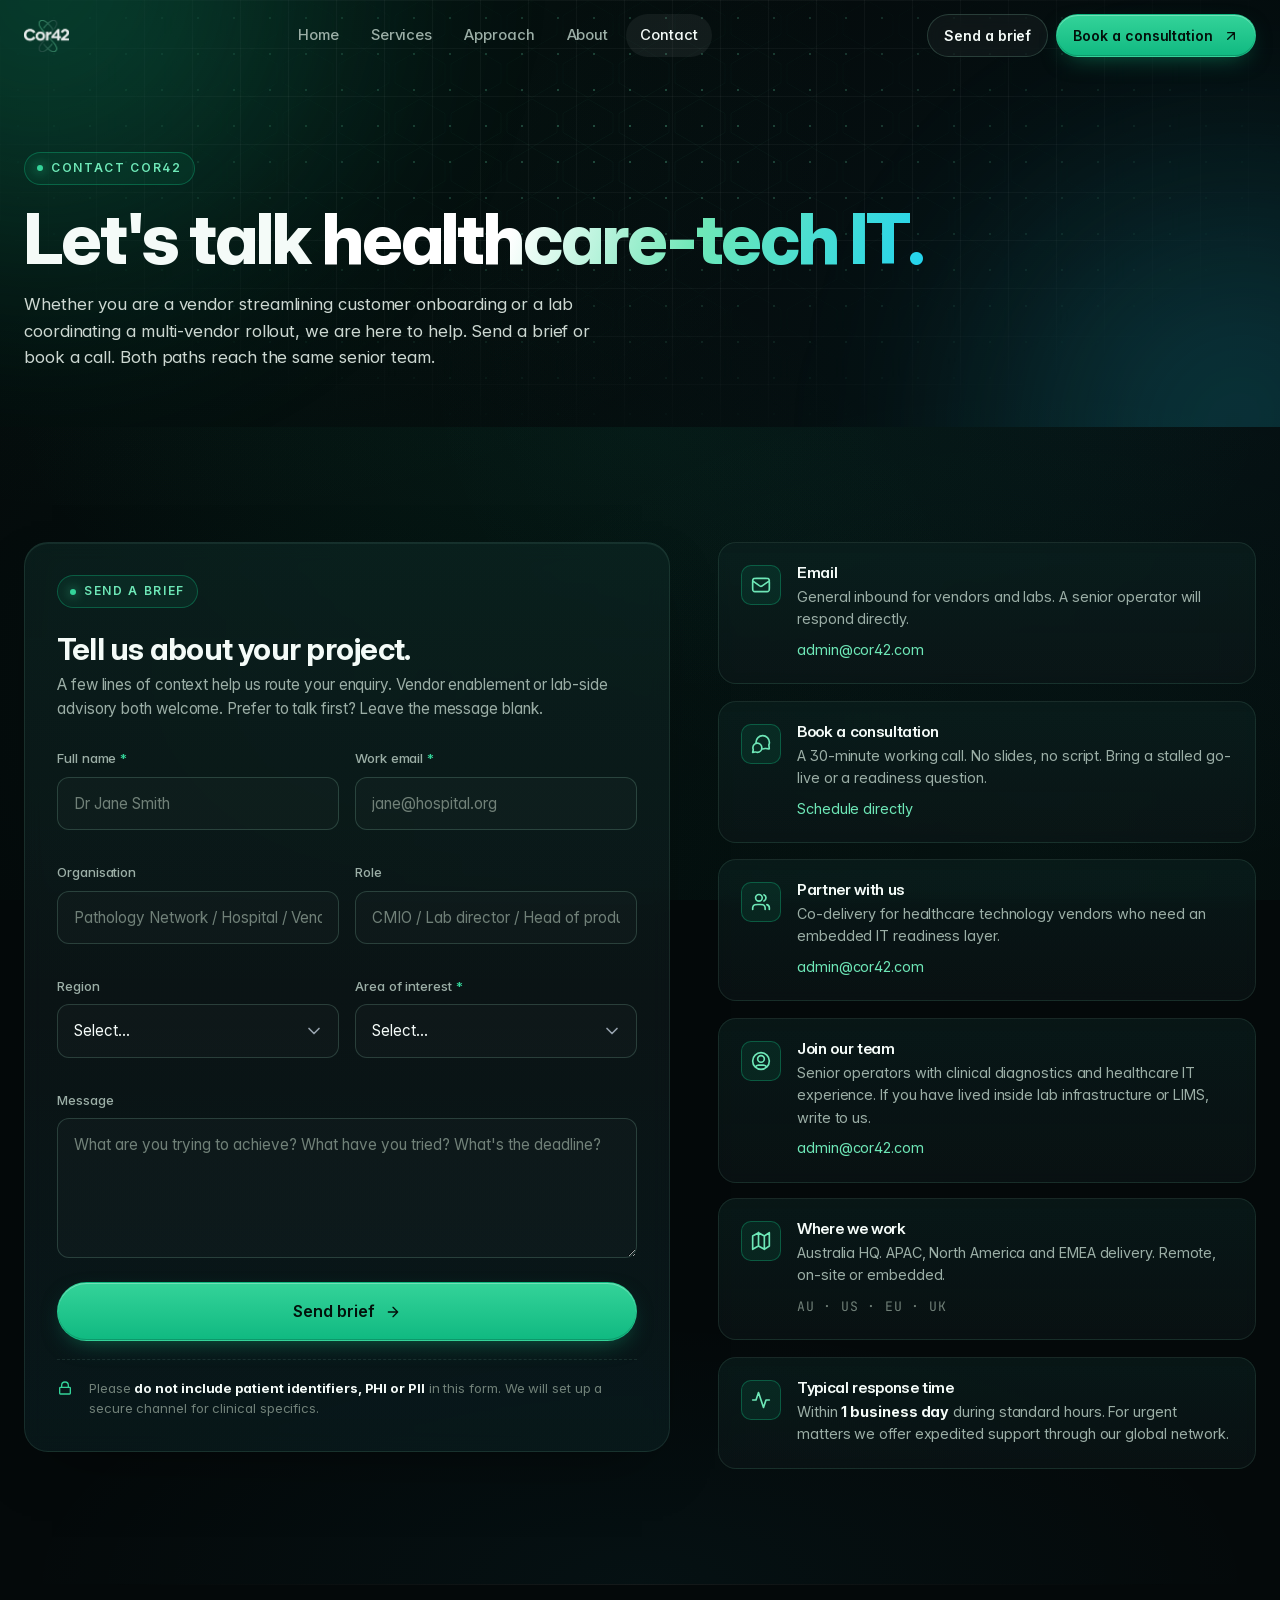
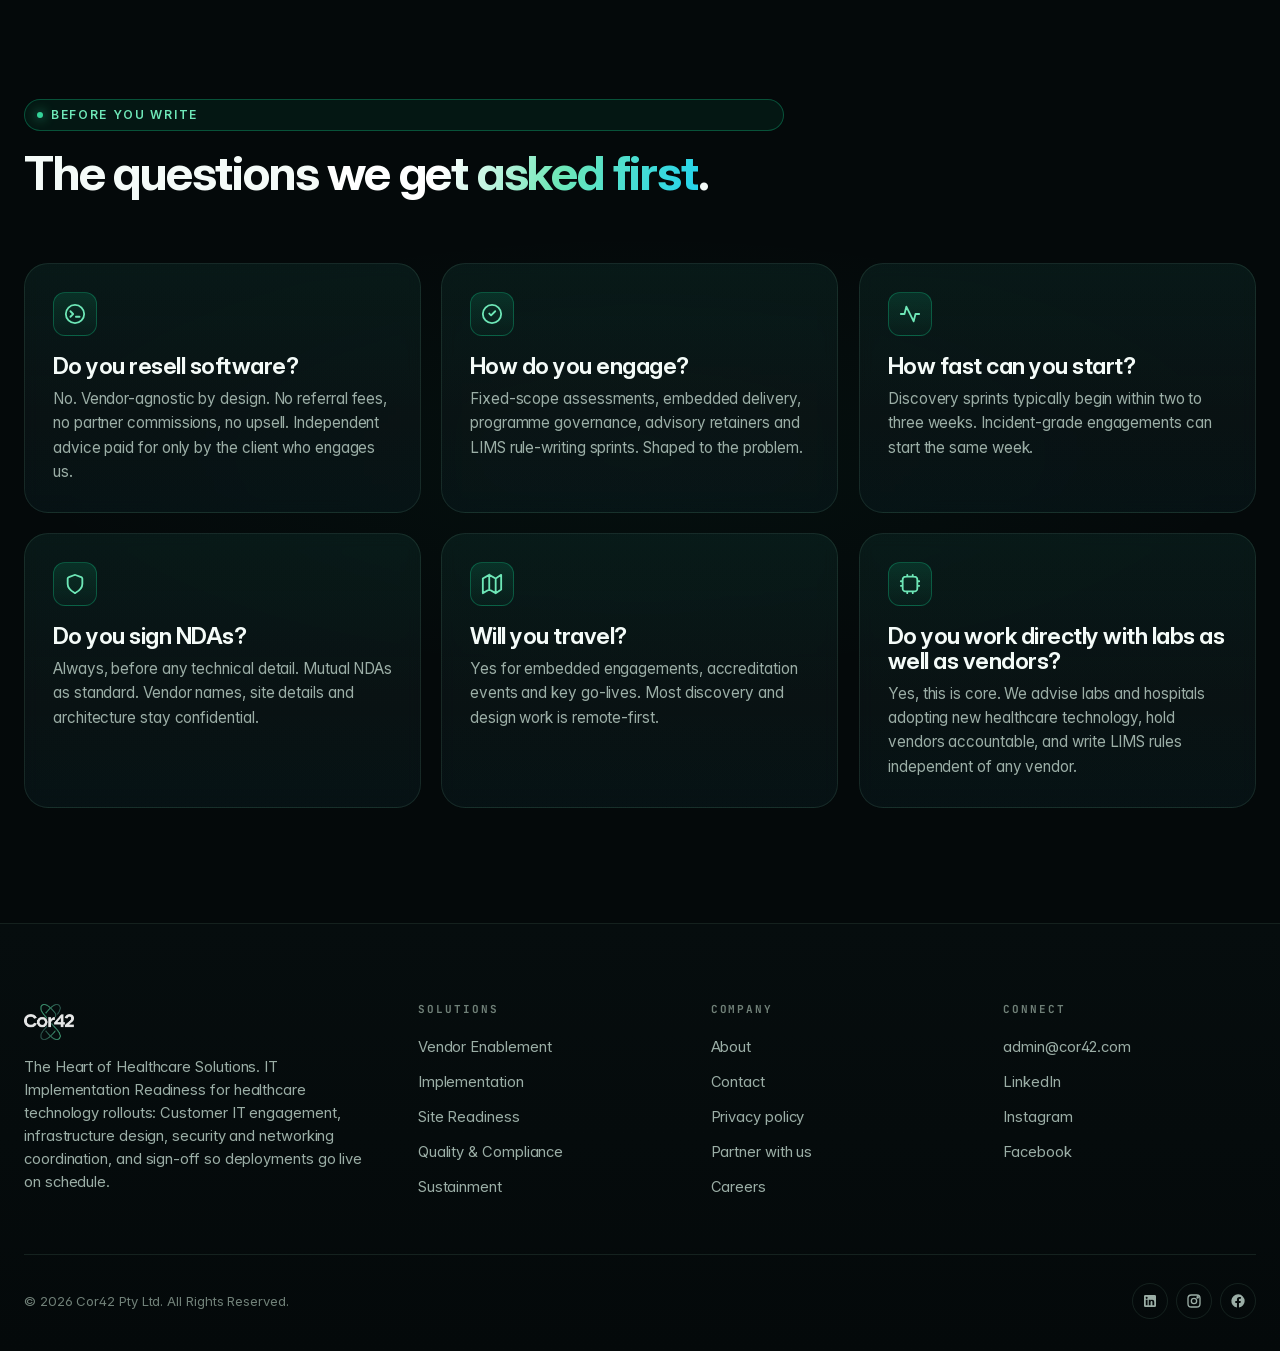
<file: contact.html>
<!doctype html>
<html lang="en">
<head>
 <meta charset="utf-8" />
 <meta name="viewport" content="width=device-width, initial-scale=1, viewport-fit=cover" />
 <title>Contact Cor42 &middot; Connect with our team</title>
 <meta name="description" content="Talk to a senior operator. Book a consultation, partner with us, or send a brief, Cor42 responds within one business day." />
 <meta name="theme-color" content="#05080B" />
 <link rel="icon" type="image/png" href="assets/img/cor42-logo.png" />
 <link rel="preload" href="assets/fonts/InterVariable.ttf" as="font" type="font/ttf" crossorigin />
 <link rel="preconnect" href="https://fonts.googleapis.com" crossorigin />
 <link rel="preconnect" href="https://fonts.gstatic.com" crossorigin />
 <link rel="stylesheet" href="https://fonts.googleapis.com/css2?family=JetBrains+Mono:wght@400;500;600&display=swap" />
 <link rel="stylesheet" href="assets/css/styles.css" />
</head>
<body>
 <a class="skip" href="#main">Skip to content</a>

 <header class="site-header">
 <div class="container nav">
 <a href="index.html" class="brand" aria-label="Cor42, home">
 <img src="assets/img/cor42-logo-white.png" alt="Cor42" />
 </a>
 <nav aria-label="Primary">
 <ul class="nav-links">
 <li><a href="index.html">Home</a></li>
 <li><a href="index.html#services">Services</a></li>
 <li><a href="index.html#approach">Approach</a></li>
 <li><a href="about.html">About</a></li>
 <li><a href="contact.html" aria-current="page">Contact</a></li>
 </ul>
 </nav>
 <div class="nav-cta">
 <a href="#form" class="btn btn-secondary btn-sm">Send a brief</a>
 <a href="#form" class="btn btn-primary btn-sm">
 Book a consultation
 <svg class="icon-sm" viewBox="0 0 24 24" fill="none" stroke="currentColor" stroke-width="2" stroke-linecap="round" stroke-linejoin="round"><path d="M7 17L17 7M17 7H7M17 7V17"/></svg>
 </a>
 <button class="nav-toggle" aria-label="Open menu" aria-expanded="false">
 <svg class="icon" viewBox="0 0 24 24" fill="none" stroke="currentColor" stroke-width="2" stroke-linecap="round" stroke-linejoin="round"><path d="M4 6H20M4 12H20M4 18H20"/></svg>
 </button>
 </div>
 </div>
 </header>

 <div class="mobile-nav" aria-label="Mobile">
 <a href="index.html">Home</a>
 <a href="index.html#services">Services</a>
 <a href="index.html#approach">Approach</a>
 <a href="about.html">About</a>
 <a href="contact.html" aria-current="page">Contact</a>
 <a href="#form" class="btn btn-primary">Book a consultation</a>
 </div>

 <main id="main">

 <!-- ===== Page hero ===== -->
 <section class="page-hero">
 <div class="hero-bg" aria-hidden="true"></div>
 <div class="grid-overlay" aria-hidden="true"></div>
 <div class="hex-grid dim" aria-hidden="true"></div>
 <div class="neural-dots" aria-hidden="true"></div>
 <div class="container">
 <span class="eyebrow reveal">Contact Cor42</span>
 <h1 class="reveal reveal-delay-1">Let's talk <span class="gradient-text">healthcare-tech IT.</span></h1>
 <p class="lede reveal reveal-delay-2">
 Whether you are a vendor streamlining customer onboarding or a lab coordinating a multi-vendor rollout, we are here to help. Send a brief or book a call. Both paths reach the same senior team.
 </p>
 </div>
 </section>

 <!-- ===== Form + side channels ===== -->
 <section class="section section-elev" id="form">
 <div class="container">
 <div class="contact-grid">

 <!-- ====== FORM ====== -->
 <div class="form-card reveal">
 <div style="display:flex; align-items:center; gap:12px; margin-bottom:24px;">
 <span class="eyebrow">Send a brief</span>
 </div>
 <h2 style="font-size:clamp(1.6rem, 2.4vw, 2rem); margin-bottom:8px;">Tell us about your project.</h2>
 <p class="text-mid" style="margin-bottom:28px; font-size:0.95rem;">
 A few lines of context help us route your enquiry. Vendor enablement or lab-side advisory both welcome. Prefer to talk first? Leave the message blank.
 </p>

 <div class="form-result" role="status" aria-live="polite"></div>

 <form data-contact-form novalidate>
 <div class="form-row">
 <div class="form-field">
 <label for="name">Full name <span class="req">*</span></label>
 <input id="name" name="name" type="text" placeholder="Dr Jane Smith" required autocomplete="name" />
 </div>
 <div class="form-field">
 <label for="email">Work email <span class="req">*</span></label>
 <input id="email" name="email" type="email" placeholder="jane@hospital.org" required autocomplete="email" />
 </div>
 </div>

 <div class="form-row">
 <div class="form-field">
 <label for="organisation">Organisation</label>
 <input id="organisation" name="organisation" type="text" placeholder="Pathology Network / Hospital / Vendor" autocomplete="organization" />
 </div>
 <div class="form-field">
 <label for="role">Role</label>
 <input id="role" name="role" type="text" placeholder="CMIO / Lab director / Head of product" autocomplete="organization-title" />
 </div>
 </div>

 <div class="form-row">
 <div class="form-field">
 <label for="region">Region</label>
 <select id="region" name="region">
 <option value="">Select…</option>
 <option>Asia-Pacific</option>
 <option>North America</option>
 <option>Europe</option>
 <option>United Kingdom</option>
 <option>Other</option>
 </select>
 </div>
 <div class="form-field">
 <label for="interest">Area of interest <span class="req">*</span></label>
 <select id="interest" name="interest" required>
 <option value="">Select…</option>
 <option>Vendor Enablement</option>
 <option>Implementation</option>
 <option>Site Readiness</option>
 <option>Quality &amp; Compliance</option>
 <option>Sustainment</option>
 <option>Partnership / referral</option>
 <option>Other</option>
 </select>
 </div>
 </div>

 <div class="form-field">
 <label for="message">Message</label>
 <textarea id="message" name="message" placeholder="What are you trying to achieve? What have you tried? What's the deadline?"></textarea>
 </div>

 <button type="submit" class="btn btn-primary btn-lg" style="width:100%; margin-top:8px;">
 Send brief
 <svg class="icon-sm" viewBox="0 0 24 24" fill="none" stroke="currentColor" stroke-width="2" stroke-linecap="round" stroke-linejoin="round"><path d="M5 12H19M19 12L12 5M19 12L12 19"/></svg>
 </button>

 <div class="form-meta">
 <svg viewBox="0 0 24 24" fill="none" stroke="currentColor" stroke-width="2" stroke-linecap="round" stroke-linejoin="round" aria-hidden="true"><path d="M7 11V8C7 5.2 9.2 3 12 3C14.8 3 17 5.2 17 8V11M5 11H19C19.6 11 20 11.4 20 12V20C20 20.6 19.6 21 19 21H5C4.4 21 4 20.6 4 20V12C4 11.4 4.4 11 5 11Z"/></svg>
 <span>Please <strong class="text-hi">do not include patient identifiers, PHI or PII</strong> in this form. We will set up a secure channel for clinical specifics.</span>
 </div>
 </form>
 </div>

 <!-- ====== SIDE: channels ====== -->
 <aside class="contact-side">
 <div class="channel reveal">
 <div class="ico">
 <svg viewBox="0 0 24 24" fill="none" stroke="currentColor" stroke-width="2" stroke-linecap="round" stroke-linejoin="round" aria-hidden="true"><path d="M2 7L10 12.7C10.8 13.2 11.2 13.4 11.5 13.5C11.8 13.6 12.2 13.6 12.5 13.5C12.8 13.4 13.2 13.2 13.8 12.7L22 7M6.8 20H17.2C18.9 20 19.7 20 20.4 19.7C20.9 19.4 21.4 18.9 21.7 18.4C22 17.7 22 16.9 22 15.2V8.8C22 7.1 22 6.3 21.7 5.6C21.4 5.1 20.9 4.6 20.4 4.3C19.7 4 18.9 4 17.2 4H6.8C5.1 4 4.3 4 3.6 4.3C3.1 4.6 2.6 5.1 2.3 5.6C2 6.3 2 7.1 2 8.8V15.2C2 16.9 2 17.7 2.3 18.4C2.6 18.9 3.1 19.4 3.6 19.7C4.3 20 5.1 20 6.8 20Z"/></svg>
 </div>
 <div>
 <h4>Email</h4>
 <p style="margin-bottom:6px">General inbound for vendors and labs. A senior operator will respond directly.</p>
 <a href="mailto:admin@cor42.com">admin@cor42.com</a>
 </div>
 </div>

 <div class="channel reveal reveal-delay-1">
 <div class="ico">
 <svg viewBox="0 0 24 24" fill="none" stroke="currentColor" stroke-width="2" stroke-linecap="round" stroke-linejoin="round" aria-hidden="true"><path d="M6 11.2C5.97 10.83 6 10.42 6 10C6 5.58 9.6 2 14.05 2C18.5 2 22.1 5.58 22.1 10C22.1 11 21.92 11.95 21.59 12.83C21.51 13.02 21.48 13.11 21.46 13.18C21.45 13.25 21.44 13.3 21.44 13.37C21.44 13.45 21.45 13.53 21.47 13.69L21.87 16.96C21.92 17.31 21.94 17.49 21.88 17.62C21.83 17.73 21.74 17.82 21.62 17.87C21.49 17.93 21.31 17.9 20.96 17.85L17.78 17.38C17.61 17.36 17.53 17.34 17.45 17.34C17.38 17.35 17.32 17.35 17.25 17.37C17.18 17.38 17.08 17.42 16.89 17.49C16 17.82 15.05 18 14.05 18C13.63 18 13.22 17.97 12.82 17.91M7.63 22C10.6 22 13 19.54 13 16.5C13 13.46 10.6 11 7.63 11C4.67 11 2.26 13.46 2.26 16.5C2.26 17.11 2.36 17.7 2.54 18.25C2.62 18.48 2.65 18.6 2.67 18.67C2.68 18.76 2.68 18.8 2.68 18.89C2.67 18.97 2.65 19.06 2.61 19.24L2 22L4.99 21.59C5.16 21.57 5.24 21.56 5.31 21.56C5.39 21.56 5.43 21.56 5.5 21.58C5.57 21.59 5.67 21.63 5.88 21.7C6.43 21.89 7.02 22 7.63 22Z"/></svg>
 </div>
 <div>
 <h4>Book a consultation</h4>
 <p style="margin-bottom:6px">A 30-minute working call. No slides, no script. Bring a stalled go-live or a readiness question.</p>
 <a href="mailto:admin@cor42.com?subject=Book%20a%20Cor42%20consultation">Schedule directly</a>
 </div>
 </div>

 <div class="channel reveal reveal-delay-2" id="partner">
 <div class="ico">
 <svg viewBox="0 0 24 24" fill="none" stroke="currentColor" stroke-width="2" stroke-linecap="round" stroke-linejoin="round" aria-hidden="true"><path d="M22 21V19C22 17.1 20.7 15.6 19 15.1M15.5 3.3C17 3.9 18 5.3 18 7C18 8.7 17 10.1 15.5 10.7M17 21C17 19.1 17 18.2 16.7 17.5C16.3 16.5 15.5 15.7 14.5 15.3C13.8 15 12.9 15 11 15H8C6.1 15 5.2 15 4.5 15.3C3.5 15.7 2.7 16.5 2.3 17.5C2 18.2 2 19.1 2 21M13.5 7C13.5 9.2 11.7 11 9.5 11C7.3 11 5.5 9.2 5.5 7C5.5 4.8 7.3 3 9.5 3C11.7 3 13.5 4.8 13.5 7Z"/></svg>
 </div>
 <div>
 <h4>Partner with us</h4>
 <p style="margin-bottom:6px">Co-delivery for healthcare technology vendors who need an embedded IT readiness layer.</p>
 <a href="mailto:admin@cor42.com?subject=Cor42%20partnership%20enquiry">admin@cor42.com</a>
 </div>
 </div>

 <div class="channel reveal reveal-delay-3" id="careers">
 <div class="ico">
 <svg viewBox="0 0 24 24" fill="none" stroke="currentColor" stroke-width="2" stroke-linecap="round" stroke-linejoin="round" aria-hidden="true"><path d="M5.3 19.4C5.9 18 7.3 17 9 17H15C16.7 17 18.1 18 18.7 19.4M16 9.5C16 11.7 14.2 13.5 12 13.5C9.8 13.5 8 11.7 8 9.5C8 7.3 9.8 5.5 12 5.5C14.2 5.5 16 7.3 16 9.5ZM22 12C22 17.5 17.5 22 12 22C6.5 22 2 17.5 2 12C2 6.5 6.5 2 12 2C17.5 2 22 6.5 22 12Z"/></svg>
 </div>
 <div>
 <h4>Join our team</h4>
 <p style="margin-bottom:6px">Senior operators with clinical diagnostics and healthcare IT experience. If you have lived inside lab infrastructure or LIMS, write to us.</p>
 <a href="mailto:admin@cor42.com?subject=Cor42%20careers">admin@cor42.com</a>
 </div>
 </div>

 <div class="channel reveal reveal-delay-3">
 <div class="ico">
 <svg viewBox="0 0 24 24" fill="none" stroke="currentColor" stroke-width="2" stroke-linecap="round" stroke-linejoin="round" aria-hidden="true"><path d="M9 18L2 22V6L9 2M9 18L16 22M9 18V2M16 22L22 18V2L16 6M16 22V6M16 6L9 2"/></svg>
 </div>
 <div>
 <h4>Where we work</h4>
 <p style="margin-bottom:6px">Australia HQ. APAC, North America and EMEA delivery. Remote, on-site or embedded.</p>
 <span class="text-low code-mono" style="font-size:0.82rem; letter-spacing:.06em;">AU&nbsp;&middot;&nbsp;US&nbsp;&middot;&nbsp;EU&nbsp;&middot;&nbsp;UK</span>
 </div>
 </div>

 <div class="channel reveal reveal-delay-3">
 <div class="ico">
 <svg viewBox="0 0 24 24" fill="none" stroke="currentColor" stroke-width="2" stroke-linecap="round" stroke-linejoin="round" aria-hidden="true"><path d="M22 12H18L15 21L9 3L6 12H2"/></svg>
 </div>
 <div>
 <h4>Typical response time</h4>
 <p>Within <strong class="text-hi">1 business day</strong> during standard hours. For urgent matters we offer expedited support through our global network.</p>
 </div>
 </div>
 </aside>

 </div>
 </div>
 </section>

 <!-- ===== FAQ / Quick answers ===== -->
 <section class="section section-dark">
 <div class="container">
 <div class="section-head reveal">
 <span class="eyebrow">Before you write</span>
 <h2>The questions <span class="gradient-text">we get asked first</span>.</h2>
 </div>

 <div class="services-grid">
 <article class="card reveal">
 <div class="card-icon">
 <svg viewBox="0 0 24 24" fill="none" stroke="currentColor" stroke-width="2" stroke-linecap="round" stroke-linejoin="round"><path d="M7 15L10 12L7 9M13 15H17M22 12C22 17.5 17.5 22 12 22C6.5 22 2 17.5 2 12C2 6.5 6.5 2 12 2C17.5 2 22 6.5 22 12Z"/></svg>
 </div>
 <h3>Do you resell software?</h3>
 <p>No. Vendor-agnostic by design. No referral fees, no partner commissions, no upsell. Independent advice paid for only by the client who engages us.</p>
 </article>

 <article class="card reveal reveal-delay-1">
 <div class="card-icon">
 <svg viewBox="0 0 24 24" fill="none" stroke="currentColor" stroke-width="2" stroke-linecap="round" stroke-linejoin="round"><path d="M9 11.5L11 13.5L15.5 9M22 12C22 17.5 17.5 22 12 22C6.5 22 2 17.5 2 12C2 6.5 6.5 2 12 2C17.5 2 22 6.5 22 12Z"/></svg>
 </div>
 <h3>How do you engage?</h3>
 <p>Fixed-scope assessments, embedded delivery, programme governance, advisory retainers and LIMS rule-writing sprints. Shaped to the problem.</p>
 </article>

 <article class="card reveal reveal-delay-2">
 <div class="card-icon">
 <svg viewBox="0 0 24 24" fill="none" stroke="currentColor" stroke-width="2" stroke-linecap="round" stroke-linejoin="round"><path d="M2 12H6L8 4L16 20L18 12H22"/></svg>
 </div>
 <h3>How fast can you start?</h3>
 <p>Discovery sprints typically begin within two to three weeks. Incident-grade engagements can start the same week.</p>
 </article>

 <article class="card reveal">
 <div class="card-icon">
 <svg viewBox="0 0 24 24" fill="none" stroke="currentColor" stroke-width="2" stroke-linecap="round" stroke-linejoin="round"><path d="M11.3 21.6C11.5 21.7 11.6 21.8 11.8 21.8C11.9 21.9 12.1 21.9 12.2 21.8C12.4 21.8 12.5 21.7 12.7 21.6C14.6 20.5 20 16.9 20 12V7.2C20 6.4 20 6 19.9 5.7C19.8 5.4 19.6 5.1 19.3 4.9C19.1 4.6 18.7 4.5 17.9 4.2L12.6 2.2C12.4 2.1 12.3 2.1 12.1 2.1C12 2.1 12 2.1 11.9 2.1C11.8 2.1 11.7 2.1 11.4 2.2L6.1 4.2C5.3 4.5 5 4.6 4.7 4.9C4.4 5.1 4.2 5.4 4.1 5.7C4 6 4 6.4 4 7.2V12C4 16.9 9.4 20.5 11.3 21.6Z"/></svg>
 </div>
 <h3>Do you sign NDAs?</h3>
 <p>Always, before any technical detail. Mutual NDAs as standard. Vendor names, site details and architecture stay confidential.</p>
 </article>

 <article class="card reveal reveal-delay-1">
 <div class="card-icon">
 <svg viewBox="0 0 24 24" fill="none" stroke="currentColor" stroke-width="2" stroke-linecap="round" stroke-linejoin="round"><path d="M9 18L2 22V6L9 2M9 18L16 22M9 18V2M16 22L22 18V2L16 6M16 22V6M16 6L9 2"/></svg>
 </div>
 <h3>Will you travel?</h3>
 <p>Yes for embedded engagements, accreditation events and key go-lives. Most discovery and design work is remote-first.</p>
 </article>

 <article class="card reveal reveal-delay-2">
 <div class="card-icon">
 <svg viewBox="0 0 24 24" fill="none" stroke="currentColor" stroke-width="2" stroke-linecap="round" stroke-linejoin="round"><path d="M9 2V4M15 2V4M9 20V22M15 20V22M20 9H22M20 14H22M2 9H4M2 14H4M8.8 20H15.2C16.9 20 17.7 20 18.4 19.7C18.9 19.4 19.4 18.9 19.7 18.4C20 17.7 20 16.9 20 15.2V8.8C20 7.1 20 6.3 19.7 5.6C19.4 5.1 18.9 4.6 18.4 4.3C17.7 4 16.9 4 15.2 4H8.8C7.1 4 6.3 4 5.6 4.3C5.1 4.6 4.6 5.1 4.3 5.6C4 6.3 4 7.1 4 8.8V15.2C4 16.9 4 17.7 4.3 18.4C4.6 18.9 5.1 19.4 5.6 19.7C6.3 20 7.1 20 8.8 20Z"/></svg>
 </div>
 <h3>Do you work directly with labs as well as vendors?</h3>
 <p>Yes, this is core. We advise labs and hospitals adopting new healthcare technology, hold vendors accountable, and write LIMS rules independent of any vendor.</p>
 </article>
 </div>
 </div>
 </section>

 </main>

 <footer class="site-footer">
 <div class="container">
 <div class="footer-grid">
 <div class="footer-brand">
 <img src="assets/img/cor42-logo-white.png" alt="Cor42" />
 <p>The Heart of Healthcare Solutions. IT Implementation Readiness for healthcare technology rollouts: Customer IT engagement, infrastructure design, security and networking coordination, and sign-off so deployments go live on schedule.</p>
 </div>
 <div class="footer-col">
 <h6>Solutions</h6>
 <ul>
 <li><a href="index.html#services">Vendor Enablement</a></li>
 <li><a href="index.html#services">Implementation</a></li>
 <li><a href="index.html#services">Site Readiness</a></li>
 <li><a href="index.html#services">Quality &amp; Compliance</a></li>
 <li><a href="index.html#services">Sustainment</a></li>
 </ul>
 </div>
 <div class="footer-col">
 <h6>Company</h6>
 <ul>
 <li><a href="about.html">About</a></li>
 <li><a href="contact.html">Contact</a></li>
 <li><a href="privacy.html">Privacy policy</a></li>
 <li><a href="contact.html#partner">Partner with us</a></li>
 <li><a href="contact.html#careers">Careers</a></li>
 </ul>
 </div>
 <div class="footer-col">
 <h6>Connect</h6>
 <ul>
 <li><a href="mailto:admin@cor42.com">admin@cor42.com</a></li>
 <li><a href="https://www.linkedin.com/company/cor42/" target="_blank" rel="noopener">LinkedIn</a></li>
 <li><a href="https://www.instagram.com/cor42global" target="_blank" rel="noopener">Instagram</a></li>
 <li><a href="https://www.facebook.com/share/16pSzVfraD/" target="_blank" rel="noopener">Facebook</a></li>
 </ul>
 </div>
 </div>
 <div class="footer-bottom">
 <span>© <span data-year>2026</span> Cor42 Pty Ltd. All Rights Reserved.</span>
 <div class="socials" aria-label="Social channels">
 <a href="https://www.linkedin.com/company/cor42/" aria-label="LinkedIn" target="_blank" rel="noopener">
 <svg viewBox="0 0 24 24" fill="currentColor" aria-hidden="true"><path d="M19 3a2 2 0 0 1 2 2v14a2 2 0 0 1-2 2H5a2 2 0 0 1-2-2V5a2 2 0 0 1 2-2h14zM8.34 18.34V9.96H5.67v8.38h2.67zM7 8.84a1.55 1.55 0 1 0 0-3.1 1.55 1.55 0 0 0 0 3.1zm11.34 9.5v-4.6c0-2.47-1.32-3.62-3.08-3.62-1.42 0-2.06.78-2.41 1.33V9.96h-2.67c.04.75 0 8.38 0 8.38h2.67v-4.68c0-.24.02-.48.09-.65.19-.48.63-.97 1.36-.97.96 0 1.34.73 1.34 1.8v4.5h2.7z"/></svg>
 </a>
 <a href="https://www.instagram.com/cor42global" aria-label="Instagram" target="_blank" rel="noopener">
 <svg viewBox="0 0 24 24" fill="none" stroke="currentColor" stroke-width="2" stroke-linecap="round" stroke-linejoin="round" aria-hidden="true"><rect x="3" y="3" width="18" height="18" rx="5"/><circle cx="12" cy="12" r="4"/><circle cx="17.5" cy="6.5" r="1" fill="currentColor"/></svg>
 </a>
 <a href="https://www.facebook.com/share/16pSzVfraD/" aria-label="Facebook" target="_blank" rel="noopener">
 <svg viewBox="0 0 24 24" fill="currentColor" aria-hidden="true"><path d="M22 12a10 10 0 1 0-11.6 9.88v-6.99H7.9V12h2.5V9.8c0-2.46 1.47-3.82 3.71-3.82 1.07 0 2.2.19 2.2.19v2.42h-1.24c-1.22 0-1.6.76-1.6 1.54V12h2.72l-.43 2.89h-2.29v6.99A10 10 0 0 0 22 12z"/></svg>
 </a>
 </div>
 </div>
 </div>
 </footer>

 <script src="assets/js/main.js" defer></script>
</body>
</html>
</file>
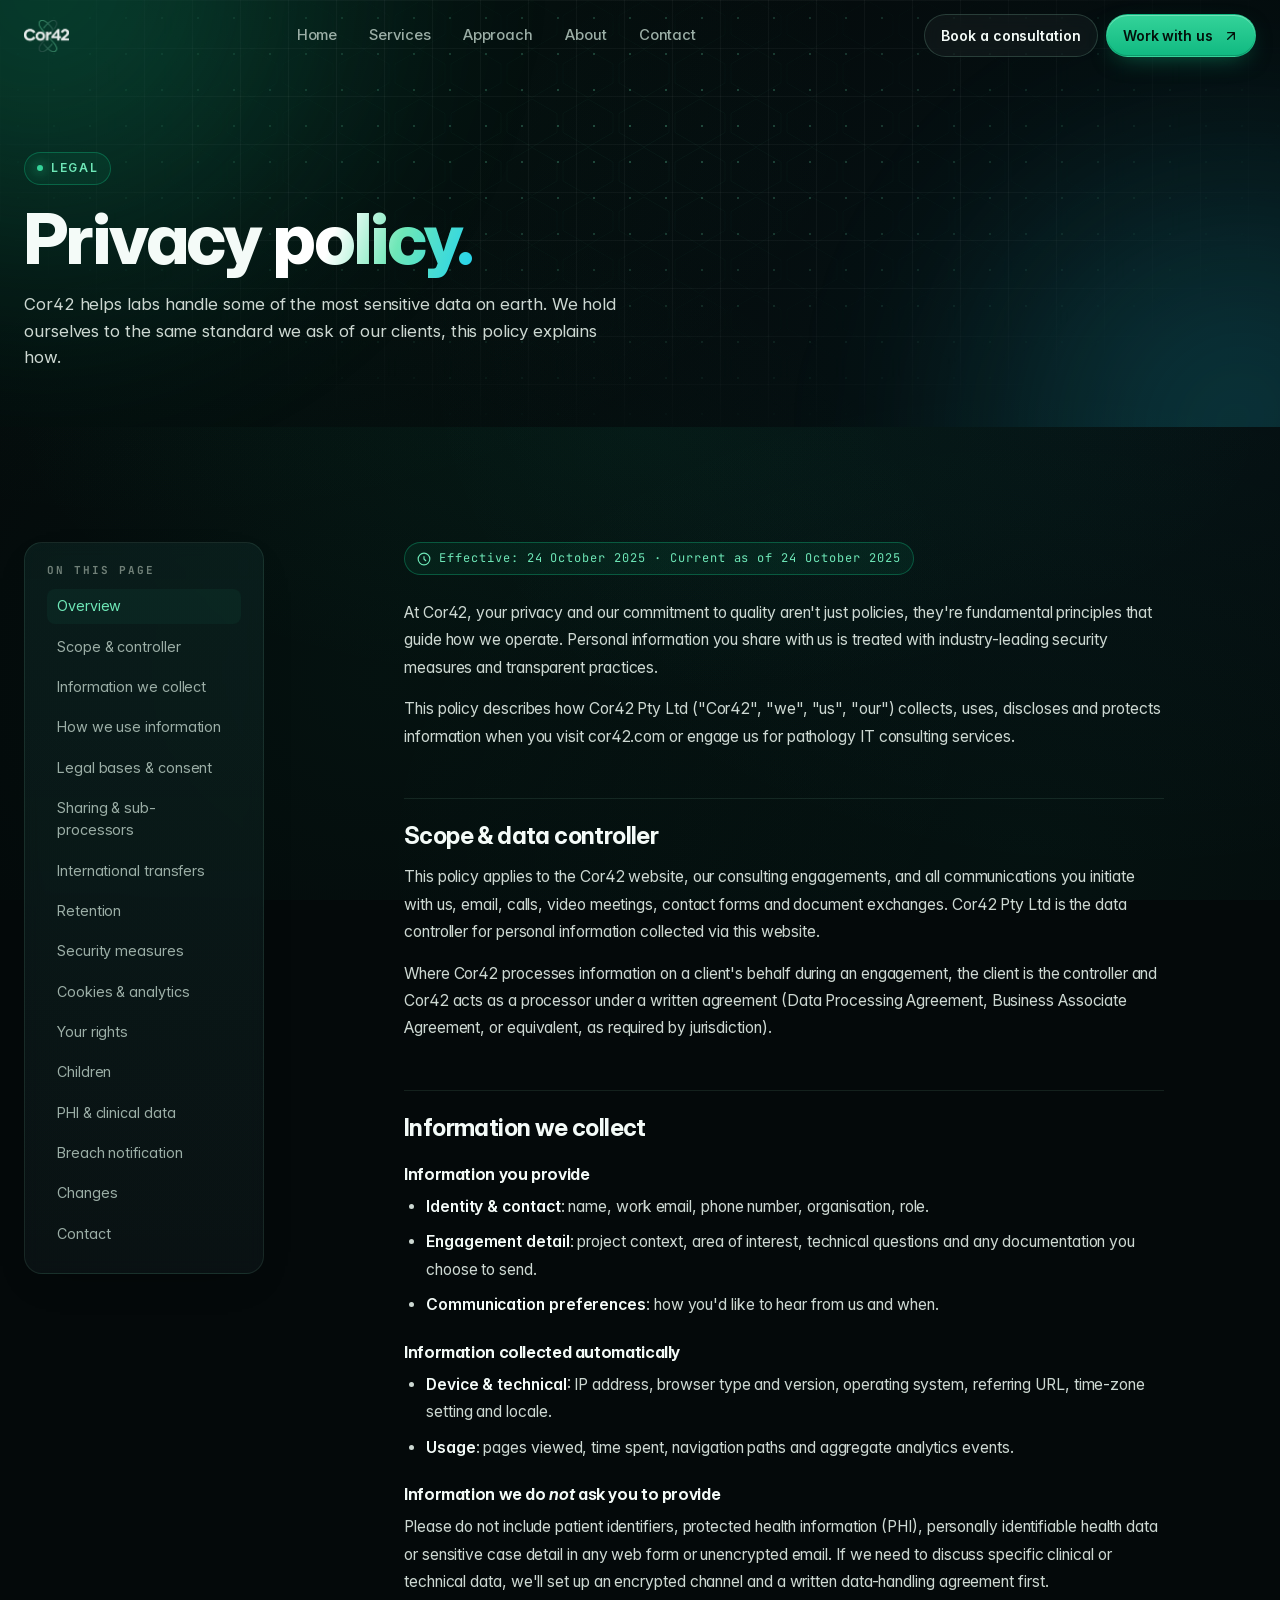
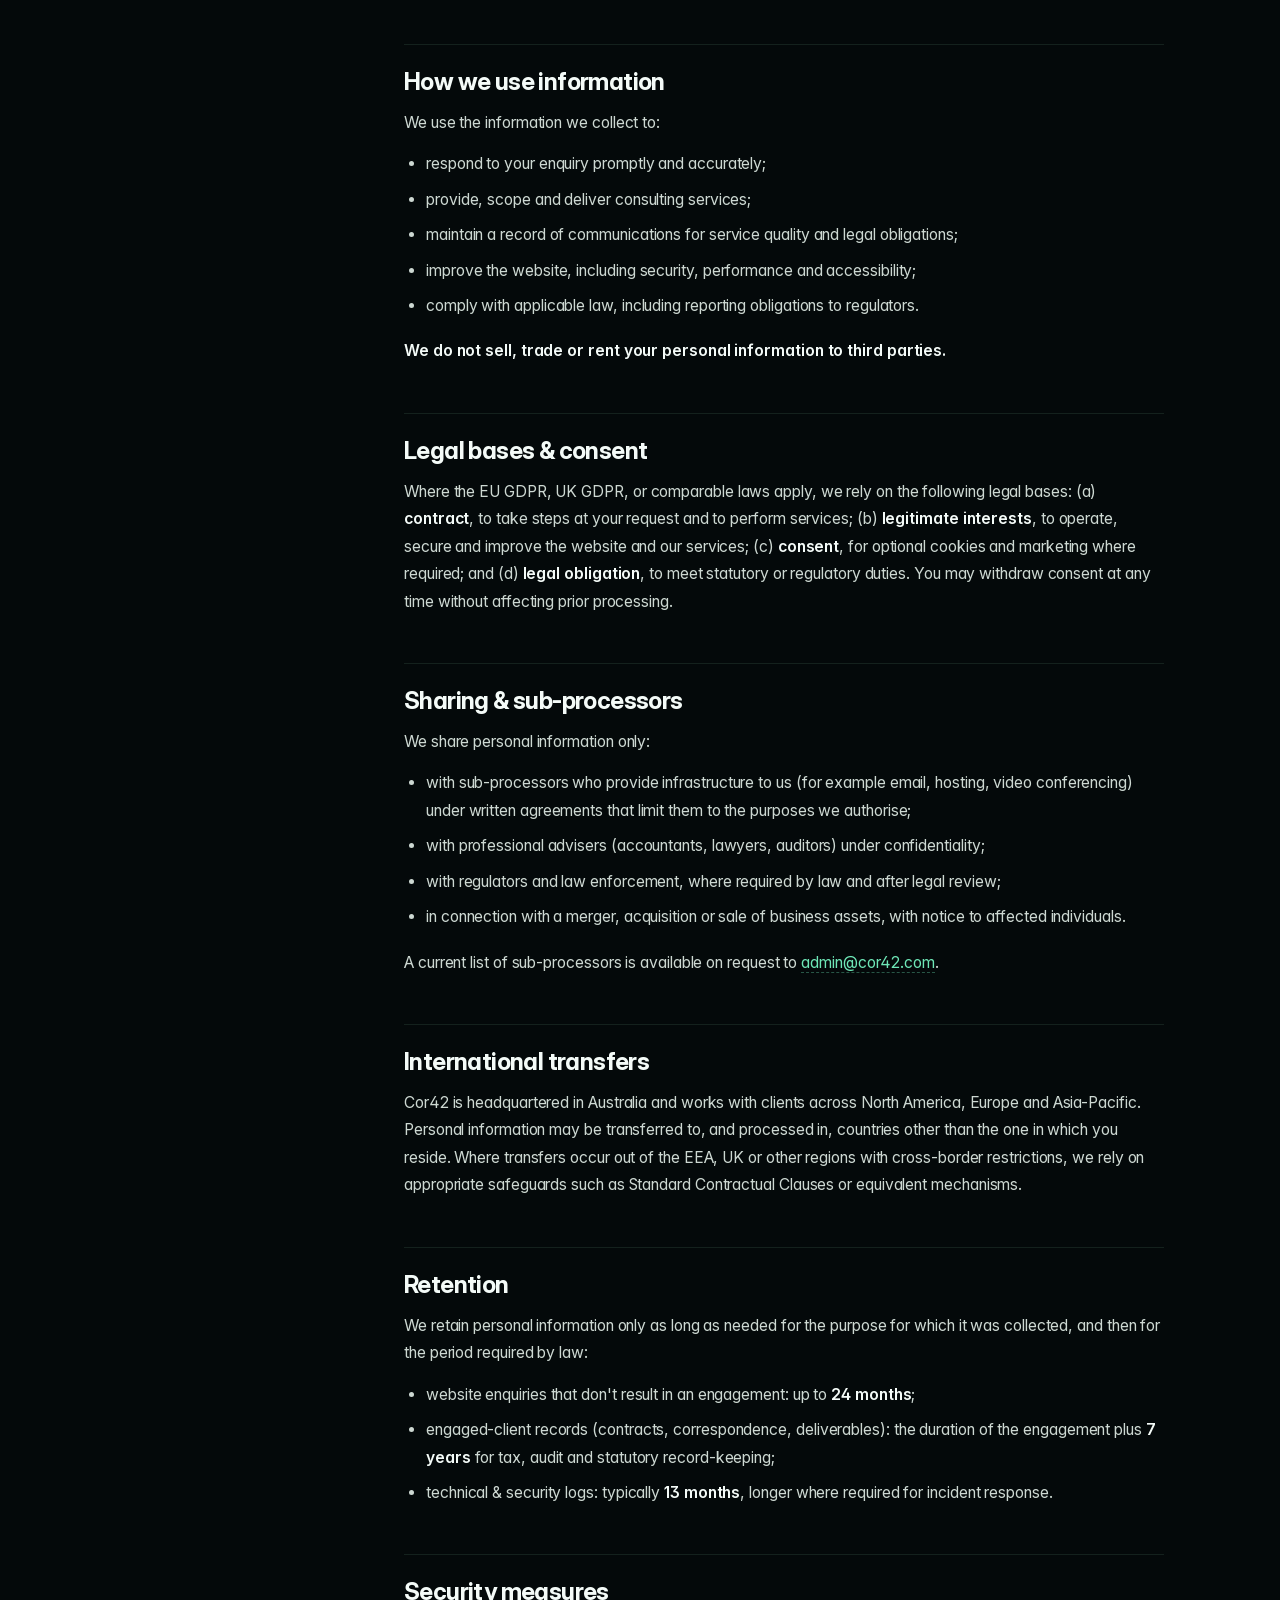
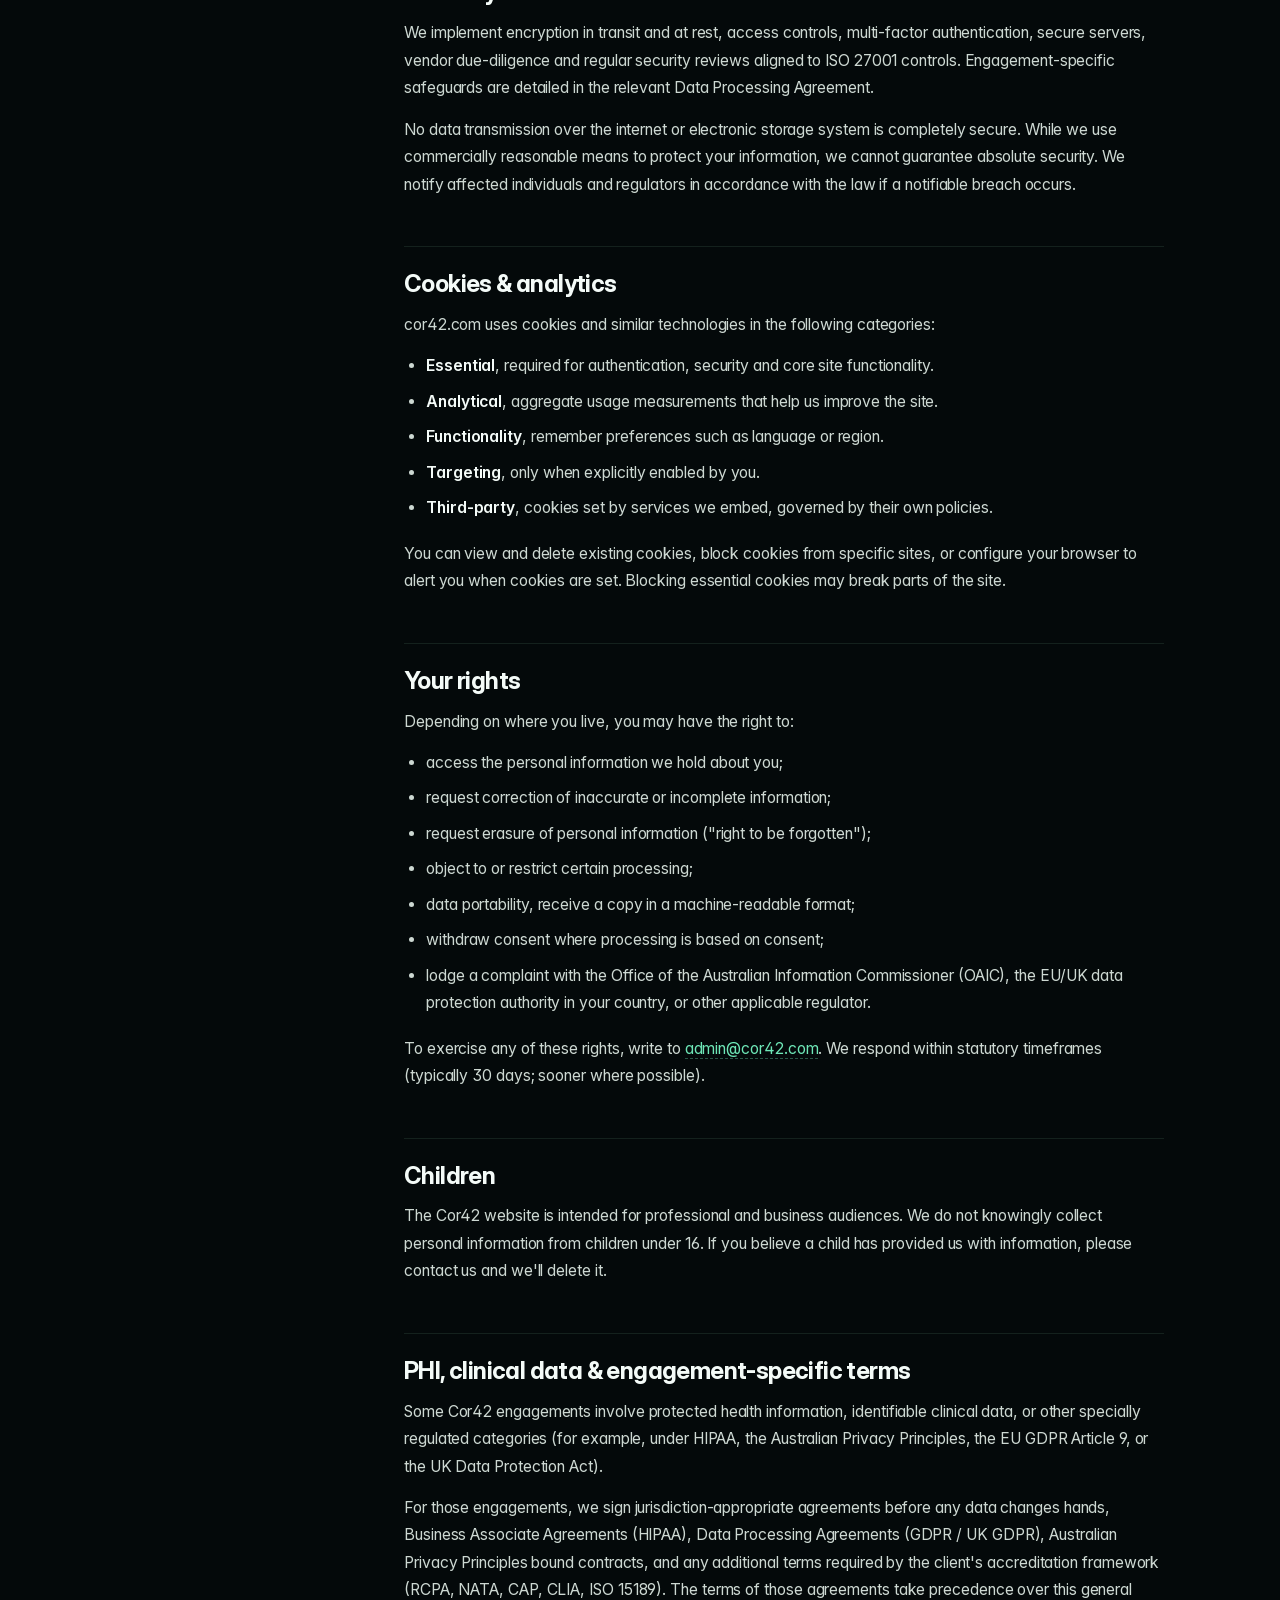
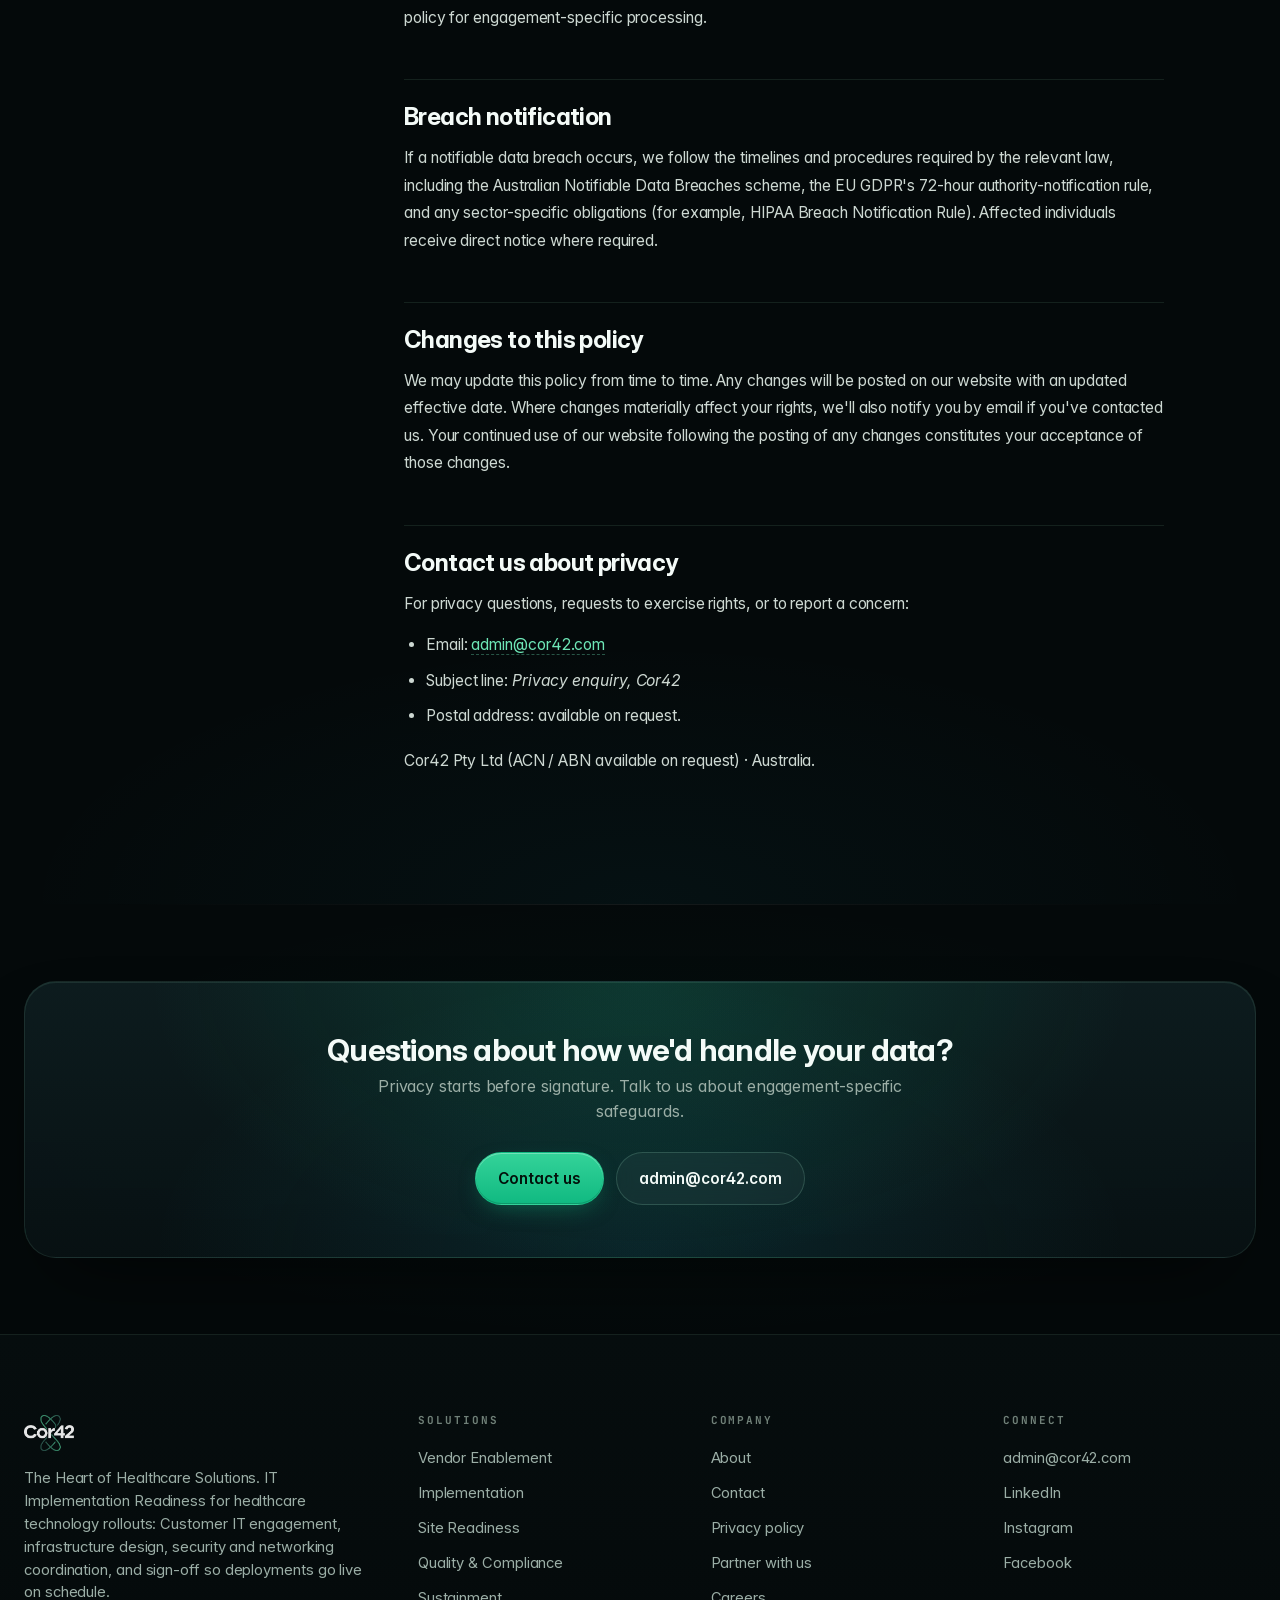
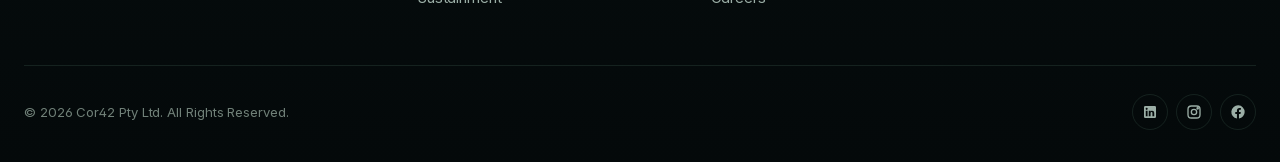
<file: privacy.html>
<!doctype html>
<html lang="en">
<head>
 <meta charset="utf-8" />
 <meta name="viewport" content="width=device-width, initial-scale=1, viewport-fit=cover" />
 <title>Privacy Policy &middot; Cor42</title>
 <meta name="description" content="Cor42 privacy policy: how we collect, use, share, secure and retain personal information across our pathology IT consulting engagements." />
 <meta name="theme-color" content="#05080B" />
 <link rel="icon" type="image/png" href="assets/img/cor42-logo.png" />
 <link rel="preload" href="assets/fonts/InterVariable.ttf" as="font" type="font/ttf" crossorigin />
 <link rel="preconnect" href="https://fonts.googleapis.com" crossorigin />
 <link rel="preconnect" href="https://fonts.gstatic.com" crossorigin />
 <link rel="stylesheet" href="https://fonts.googleapis.com/css2?family=JetBrains+Mono:wght@400;500;600&display=swap" />
 <link rel="stylesheet" href="assets/css/styles.css" />
</head>
<body>
 <a class="skip" href="#main">Skip to content</a>

 <header class="site-header">
 <div class="container nav">
 <a href="index.html" class="brand" aria-label="Cor42, home">
 <img src="assets/img/cor42-logo-white.png" alt="Cor42" />
 </a>
 <nav aria-label="Primary">
 <ul class="nav-links">
 <li><a href="index.html">Home</a></li>
 <li><a href="index.html#services">Services</a></li>
 <li><a href="index.html#approach">Approach</a></li>
 <li><a href="about.html">About</a></li>
 <li><a href="contact.html">Contact</a></li>
 </ul>
 </nav>
 <div class="nav-cta">
 <a href="contact.html" class="btn btn-secondary btn-sm">Book a consultation</a>
 <a href="contact.html" class="btn btn-primary btn-sm">
 Work with us
 <svg class="icon-sm" viewBox="0 0 24 24" fill="none" stroke="currentColor" stroke-width="2" stroke-linecap="round" stroke-linejoin="round"><path d="M7 17L17 7M17 7H7M17 7V17"/></svg>
 </a>
 <button class="nav-toggle" aria-label="Open menu" aria-expanded="false">
 <svg class="icon" viewBox="0 0 24 24" fill="none" stroke="currentColor" stroke-width="2" stroke-linecap="round" stroke-linejoin="round"><path d="M4 6H20M4 12H20M4 18H20"/></svg>
 </button>
 </div>
 </div>
 </header>

 <div class="mobile-nav" aria-label="Mobile">
 <a href="index.html">Home</a>
 <a href="index.html#services">Services</a>
 <a href="index.html#approach">Approach</a>
 <a href="about.html">About</a>
 <a href="contact.html">Contact</a>
 <a href="contact.html" class="btn btn-primary">Work with us</a>
 </div>

 <main id="main">

 <!-- ===== Page hero ===== -->
 <section class="page-hero">
 <div class="hero-bg" aria-hidden="true"></div>
 <div class="grid-overlay" aria-hidden="true"></div>
 <div class="hex-grid dim" aria-hidden="true"></div>
 <div class="neural-dots" aria-hidden="true"></div>
 <div class="container">
 <span class="eyebrow reveal">Legal</span>
 <h1 class="reveal reveal-delay-1">Privacy <span class="gradient-text">policy.</span></h1>
 <p class="lede reveal reveal-delay-2">
 Cor42 helps labs handle some of the most sensitive data on earth. We hold ourselves to the
 same standard we ask of our clients, this policy explains how.
 </p>
 </div>
 </section>

 <!-- ===== Body ===== -->
 <section class="section section-elev">
 <div class="container">
 <div class="privacy-grid">
 <aside class="toc reveal" aria-label="Table of contents">
 <h6>On this page</h6>
 <ul>
 <li><a href="#overview">Overview</a></li>
 <li><a href="#scope">Scope &amp; controller</a></li>
 <li><a href="#collect">Information we collect</a></li>
 <li><a href="#use">How we use information</a></li>
 <li><a href="#legal-bases">Legal bases &amp; consent</a></li>
 <li><a href="#share">Sharing &amp; sub-processors</a></li>
 <li><a href="#transfers">International transfers</a></li>
 <li><a href="#retention">Retention</a></li>
 <li><a href="#security">Security measures</a></li>
 <li><a href="#cookies">Cookies &amp; analytics</a></li>
 <li><a href="#rights">Your rights</a></li>
 <li><a href="#children">Children</a></li>
 <li><a href="#phi">PHI &amp; clinical data</a></li>
 <li><a href="#breach">Breach notification</a></li>
 <li><a href="#changes">Changes</a></li>
 <li><a href="#contact-privacy">Contact</a></li>
 </ul>
 </aside>

 <div class="prose reveal reveal-delay-1">
 <span class="effective">
 <svg class="icon-xs" viewBox="0 0 24 24" fill="none" stroke="currentColor" stroke-width="2" stroke-linecap="round" stroke-linejoin="round"><path d="M12 8V12L15 15M22 12C22 17.5 17.5 22 12 22C6.5 22 2 17.5 2 12C2 6.5 6.5 2 12 2C17.5 2 22 6.5 22 12Z"/></svg>
 Effective: 24 October 2025 &middot; Current as of 24 October 2025
 </span>

 <section id="overview">
 <p>
 At Cor42, your privacy and our commitment to quality aren't just policies, they're
 fundamental principles that guide how we operate. Personal information you share with
 us is treated with industry-leading security measures and transparent practices.
 </p>
 <p>
 This policy describes how Cor42 Pty Ltd ("Cor42", "we", "us", "our") collects, uses,
 discloses and protects information when you visit cor42.com or engage us for
 pathology IT consulting services.
 </p>
 </section>

 <h2 id="scope">Scope &amp; data controller</h2>
 <p>
 This policy applies to the Cor42 website, our consulting engagements, and all
 communications you initiate with us, email, calls, video meetings, contact forms
 and document exchanges. Cor42 Pty Ltd is the data controller for personal information
 collected via this website.
 </p>
 <p>
 Where Cor42 processes information on a client's behalf during an engagement, the client
 is the controller and Cor42 acts as a processor under a written agreement (Data
 Processing Agreement, Business Associate Agreement, or equivalent, as required by
 jurisdiction).
 </p>

 <h2 id="collect">Information we collect</h2>
 <h3>Information you provide</h3>
 <ul>
 <li><strong>Identity &amp; contact</strong>: name, work email, phone number, organisation, role.</li>
 <li><strong>Engagement detail</strong>: project context, area of interest, technical questions and any documentation you choose to send.</li>
 <li><strong>Communication preferences</strong>: how you'd like to hear from us and when.</li>
 </ul>
 <h3>Information collected automatically</h3>
 <ul>
 <li><strong>Device &amp; technical</strong>: IP address, browser type and version, operating system, referring URL, time-zone setting and locale.</li>
 <li><strong>Usage</strong>: pages viewed, time spent, navigation paths and aggregate analytics events.</li>
 </ul>
 <h3>Information we do <em>not</em> ask you to provide</h3>
 <p>
 Please do not include patient identifiers, protected health information (PHI),
 personally identifiable health data or sensitive case detail in any web form or
 unencrypted email. If we need to discuss specific clinical or technical data, we'll set
 up an encrypted channel and a written data-handling agreement first.
 </p>

 <h2 id="use">How we use information</h2>
 <p>We use the information we collect to:</p>
 <ul>
 <li>respond to your enquiry promptly and accurately;</li>
 <li>provide, scope and deliver consulting services;</li>
 <li>maintain a record of communications for service quality and legal obligations;</li>
 <li>improve the website, including security, performance and accessibility;</li>
 <li>comply with applicable law, including reporting obligations to regulators.</li>
 </ul>
 <p><strong>We do not sell, trade or rent your personal information to third parties.</strong></p>

 <h2 id="legal-bases">Legal bases &amp; consent</h2>
 <p>
 Where the EU GDPR, UK GDPR, or comparable laws apply, we rely on the following legal
 bases: (a) <strong>contract</strong>, to take steps at your request and to perform
 services; (b) <strong>legitimate interests</strong>, to operate, secure and improve
 the website and our services; (c) <strong>consent</strong>, for optional cookies and
 marketing where required; and (d) <strong>legal obligation</strong>, to meet
 statutory or regulatory duties. You may withdraw consent at any time without affecting
 prior processing.
 </p>

 <h2 id="share">Sharing &amp; sub-processors</h2>
 <p>We share personal information only:</p>
 <ul>
 <li>with sub-processors who provide infrastructure to us (for example email, hosting, video conferencing) under written agreements that limit them to the purposes we authorise;</li>
 <li>with professional advisers (accountants, lawyers, auditors) under confidentiality;</li>
 <li>with regulators and law enforcement, where required by law and after legal review;</li>
 <li>in connection with a merger, acquisition or sale of business assets, with notice to affected individuals.</li>
 </ul>
 <p>A current list of sub-processors is available on request to <a href="mailto:admin@cor42.com">admin@cor42.com</a>.</p>

 <h2 id="transfers">International transfers</h2>
 <p>
 Cor42 is headquartered in Australia and works with clients across North America, Europe
 and Asia-Pacific. Personal information may be transferred to, and processed in,
 countries other than the one in which you reside. Where transfers occur out of the
 EEA, UK or other regions with cross-border restrictions, we rely on appropriate
 safeguards such as Standard Contractual Clauses or equivalent mechanisms.
 </p>

 <h2 id="retention">Retention</h2>
 <p>We retain personal information only as long as needed for the purpose for which it was collected, and then for the period required by law:</p>
 <ul>
 <li>website enquiries that don't result in an engagement: up to <strong>24 months</strong>;</li>
 <li>engaged-client records (contracts, correspondence, deliverables): the duration of the engagement plus <strong>7 years</strong> for tax, audit and statutory record-keeping;</li>
 <li>technical &amp; security logs: typically <strong>13 months</strong>, longer where required for incident response.</li>
 </ul>

 <h2 id="security">Security measures</h2>
 <p>
 We implement encryption in transit and at rest, access controls, multi-factor
 authentication, secure servers, vendor due-diligence and regular security reviews
 aligned to ISO 27001 controls. Engagement-specific safeguards are detailed in the
 relevant Data Processing Agreement.
 </p>
 <p>
 No data transmission over the internet or electronic storage system is completely
 secure. While we use commercially reasonable means to protect your information, we
 cannot guarantee absolute security. We notify affected individuals and regulators in
 accordance with the law if a notifiable breach occurs.
 </p>

 <h2 id="cookies">Cookies &amp; analytics</h2>
 <p>cor42.com uses cookies and similar technologies in the following categories:</p>
 <ul>
 <li><strong>Essential</strong>, required for authentication, security and core site functionality.</li>
 <li><strong>Analytical</strong>, aggregate usage measurements that help us improve the site.</li>
 <li><strong>Functionality</strong>, remember preferences such as language or region.</li>
 <li><strong>Targeting</strong>, only when explicitly enabled by you.</li>
 <li><strong>Third-party</strong>, cookies set by services we embed, governed by their own policies.</li>
 </ul>
 <p>
 You can view and delete existing cookies, block cookies from specific sites, or
 configure your browser to alert you when cookies are set. Blocking essential cookies
 may break parts of the site.
 </p>

 <h2 id="rights">Your rights</h2>
 <p>Depending on where you live, you may have the right to:</p>
 <ul>
 <li>access the personal information we hold about you;</li>
 <li>request correction of inaccurate or incomplete information;</li>
 <li>request erasure of personal information ("right to be forgotten");</li>
 <li>object to or restrict certain processing;</li>
 <li>data portability, receive a copy in a machine-readable format;</li>
 <li>withdraw consent where processing is based on consent;</li>
 <li>lodge a complaint with the Office of the Australian Information Commissioner (OAIC), the EU/UK data protection authority in your country, or other applicable regulator.</li>
 </ul>
 <p>To exercise any of these rights, write to <a href="mailto:admin@cor42.com">admin@cor42.com</a>. We respond within statutory timeframes (typically 30 days; sooner where possible).</p>

 <h2 id="children">Children</h2>
 <p>
 The Cor42 website is intended for professional and business audiences. We do not
 knowingly collect personal information from children under 16. If you believe a child
 has provided us with information, please contact us and we'll delete it.
 </p>

 <h2 id="phi">PHI, clinical data &amp; engagement-specific terms</h2>
 <p>
 Some Cor42 engagements involve protected health information, identifiable clinical
 data, or other specially regulated categories (for example, under HIPAA, the
 Australian Privacy Principles, the EU GDPR Article 9, or the UK Data Protection Act).
 </p>
 <p>
 For those engagements, we sign jurisdiction-appropriate agreements before any data
 changes hands, Business Associate Agreements (HIPAA), Data Processing
 Agreements (GDPR / UK GDPR), Australian Privacy Principles bound contracts, and any
 additional terms required by the client's accreditation framework (RCPA, NATA, CAP,
 CLIA, ISO 15189). The terms of those agreements take precedence over this general
 policy for engagement-specific processing.
 </p>

 <h2 id="breach">Breach notification</h2>
 <p>
 If a notifiable data breach occurs, we follow the timelines and procedures required by
 the relevant law, including the Australian Notifiable Data Breaches scheme, the
 EU GDPR's 72-hour authority-notification rule, and any sector-specific obligations
 (for example, HIPAA Breach Notification Rule). Affected individuals receive direct
 notice where required.
 </p>

 <h2 id="changes">Changes to this policy</h2>
 <p>
 We may update this policy from time to time. Any changes will be posted on our website
 with an updated effective date. Where changes materially affect your rights, we'll
 also notify you by email if you've contacted us. Your continued use of our website
 following the posting of any changes constitutes your acceptance of those changes.
 </p>

 <h2 id="contact-privacy">Contact us about privacy</h2>
 <p>For privacy questions, requests to exercise rights, or to report a concern:</p>
 <ul>
 <li>Email: <a href="mailto:admin@cor42.com">admin@cor42.com</a></li>
 <li>Subject line: <em>Privacy enquiry, Cor42</em></li>
 <li>Postal address: available on request.</li>
 </ul>
 <p>Cor42 Pty Ltd (ACN / ABN available on request) &middot; Australia.</p>
 </div>
 </div>
 </div>
 </section>

 <!-- ===== Mini CTA ===== -->
 <section class="section section-dark section-tight">
 <div class="container">
 <div class="cta-block reveal" style="padding: clamp(36px, 4vw, 56px);">
 <h2 style="font-size:clamp(1.5rem, 2.4vw, 2rem); margin-bottom:8px;">Questions about how we'd handle your data?</h2>
 <p>Privacy starts before signature. Talk to us about engagement-specific safeguards.</p>
 <div class="cta-actions">
 <a href="contact.html" class="btn btn-primary">Contact us</a>
 <a href="mailto:admin@cor42.com" class="btn btn-secondary">admin@cor42.com</a>
 </div>
 </div>
 </div>
 </section>

 </main>

 <footer class="site-footer">
 <div class="container">
 <div class="footer-grid">
 <div class="footer-brand">
 <img src="assets/img/cor42-logo-white.png" alt="Cor42" />
 <p>The Heart of Healthcare Solutions. IT Implementation Readiness for healthcare technology rollouts: Customer IT engagement, infrastructure design, security and networking coordination, and sign-off so deployments go live on schedule.</p>
 </div>
 <div class="footer-col">
 <h6>Solutions</h6>
 <ul>
 <li><a href="index.html#services">Vendor Enablement</a></li>
 <li><a href="index.html#services">Implementation</a></li>
 <li><a href="index.html#services">Site Readiness</a></li>
 <li><a href="index.html#services">Quality &amp; Compliance</a></li>
 <li><a href="index.html#services">Sustainment</a></li>
 </ul>
 </div>
 <div class="footer-col">
 <h6>Company</h6>
 <ul>
 <li><a href="about.html">About</a></li>
 <li><a href="contact.html">Contact</a></li>
 <li><a href="privacy.html">Privacy policy</a></li>
 <li><a href="contact.html#partner">Partner with us</a></li>
 <li><a href="contact.html#careers">Careers</a></li>
 </ul>
 </div>
 <div class="footer-col">
 <h6>Connect</h6>
 <ul>
 <li><a href="mailto:admin@cor42.com">admin@cor42.com</a></li>
 <li><a href="https://www.linkedin.com/company/cor42/" target="_blank" rel="noopener">LinkedIn</a></li>
 <li><a href="https://www.instagram.com/cor42global" target="_blank" rel="noopener">Instagram</a></li>
 <li><a href="https://www.facebook.com/share/16pSzVfraD/" target="_blank" rel="noopener">Facebook</a></li>
 </ul>
 </div>
 </div>
 <div class="footer-bottom">
 <span>© <span data-year>2026</span> Cor42 Pty Ltd. All Rights Reserved.</span>
 <div class="socials" aria-label="Social channels">
 <a href="https://www.linkedin.com/company/cor42/" aria-label="LinkedIn" target="_blank" rel="noopener">
 <svg viewBox="0 0 24 24" fill="currentColor" aria-hidden="true"><path d="M19 3a2 2 0 0 1 2 2v14a2 2 0 0 1-2 2H5a2 2 0 0 1-2-2V5a2 2 0 0 1 2-2h14zM8.34 18.34V9.96H5.67v8.38h2.67zM7 8.84a1.55 1.55 0 1 0 0-3.1 1.55 1.55 0 0 0 0 3.1zm11.34 9.5v-4.6c0-2.47-1.32-3.62-3.08-3.62-1.42 0-2.06.78-2.41 1.33V9.96h-2.67c.04.75 0 8.38 0 8.38h2.67v-4.68c0-.24.02-.48.09-.65.19-.48.63-.97 1.36-.97.96 0 1.34.73 1.34 1.8v4.5h2.7z"/></svg>
 </a>
 <a href="https://www.instagram.com/cor42global" aria-label="Instagram" target="_blank" rel="noopener">
 <svg viewBox="0 0 24 24" fill="none" stroke="currentColor" stroke-width="2" stroke-linecap="round" stroke-linejoin="round" aria-hidden="true"><rect x="3" y="3" width="18" height="18" rx="5"/><circle cx="12" cy="12" r="4"/><circle cx="17.5" cy="6.5" r="1" fill="currentColor"/></svg>
 </a>
 <a href="https://www.facebook.com/share/16pSzVfraD/" aria-label="Facebook" target="_blank" rel="noopener">
 <svg viewBox="0 0 24 24" fill="currentColor" aria-hidden="true"><path d="M22 12a10 10 0 1 0-11.6 9.88v-6.99H7.9V12h2.5V9.8c0-2.46 1.47-3.82 3.71-3.82 1.07 0 2.2.19 2.2.19v2.42h-1.24c-1.22 0-1.6.76-1.6 1.54V12h2.72l-.43 2.89h-2.29v6.99A10 10 0 0 0 22 12z"/></svg>
 </a>
 </div>
 </div>
 </div>
 </footer>

 <script src="assets/js/main.js" defer></script>
</body>
</html>
</file>
<file: assets/css/styles.css>
/* ============================================================
   Cor42 — Design System
   Futuristic pathology IT consulting
   ============================================================ */

@font-face {
  font-family: 'Inter';
  src: url('../fonts/InterVariable.ttf') format('truetype-variations');
  font-weight: 100 900;
  font-style: normal;
  font-display: swap;
}
@font-face {
  font-family: 'Inter';
  src: url('../fonts/InterVariable-Italic.ttf') format('truetype-variations');
  font-weight: 100 900;
  font-style: italic;
  font-display: swap;
}

/* -------- Tokens -------- */
:root {
  /* Brand emerald (from Cor42 logo) */
  --emerald-50:  #ECFDF5;
  --emerald-100: #D1FAE5;
  --emerald-200: #A7F3D0;
  --emerald-300: #6EE7B7;
  --emerald-400: #34D399;
  --emerald-500: #10B981;
  --emerald-600: #059669;
  --emerald-700: #047857;
  --emerald-800: #065F46;
  --emerald-900: #064E3B;

  --teal-glow:   #14F1B8;
  --cyan-glow:   #22D3EE;

  /* Ink scale (dark surfaces) — emerald-tinged warm dark */
  --ink-950: #04090A;
  --ink-900: #060D0E;
  --ink-850: #081214;
  --ink-800: #0B181A;
  --ink-700: #0F1F22;
  --ink-600: #16282B;
  --ink-500: #1F3438;

  /* Light surfaces */
  --paper:    #FFFFFF;
  --bone:     #F8FAF9;
  --mist:     #EEF2F0;
  --slate-50: #F8FAFC;
  --slate-100:#F1F5F9;
  --slate-200:#E2E8F0;
  --slate-300:#CBD5E1;
  --slate-400:#94A3B8;
  --slate-500:#64748B;
  --slate-600:#475569;
  --slate-700:#334155;
  --slate-800:#1E293B;
  --slate-900:#0F172A;

  /* Semantic */
  --bg:           var(--ink-950);
  --bg-elev:      var(--ink-850);
  --bg-card:      var(--ink-800);
  --bg-card-hover:var(--ink-700);
  --border:       rgba(167,243,208,0.10);
  --border-strong:rgba(167,243,208,0.18);
  --border-emerald:rgba(16,185,129,0.36);
  --text-hi:      #F4FBF8;
  --text:         #CDD8D2;
  --text-mid:     #9BAEA6;
  --text-low:     #708078;
  --accent:       var(--emerald-400);
  --accent-deep:  var(--emerald-600);

  /* Radii / shadows */
  --r-sm: 8px;
  --r-md: 12px;
  --r-lg: 18px;
  --r-xl: 24px;
  --r-2xl: 32px;
  --shadow-sm: 0 1px 2px rgba(0,0,0,.20);
  --shadow-md: 0 8px 32px -8px rgba(0,0,0,.45);
  --shadow-lg: 0 24px 64px -16px rgba(0,0,0,.55);
  --shadow-glow: 0 0 0 1px rgba(16,185,129,.20), 0 18px 60px -16px rgba(16,185,129,.35);

  /* Layout */
  --container: 1240px;
  --container-narrow: 920px;
  --header-h: 72px;

  /* Type */
  --font-sans: 'Inter', ui-sans-serif, system-ui, -apple-system, BlinkMacSystemFont, 'Segoe UI', Roboto, Helvetica, Arial, sans-serif;
  --font-mono: 'JetBrains Mono', ui-monospace, SFMono-Regular, 'SF Mono', Consolas, 'Liberation Mono', Menlo, monospace;

  /* Transitions */
  --t-fast: 160ms cubic-bezier(.2,.7,.2,1);
  --t-med:  280ms cubic-bezier(.2,.7,.2,1);
  --t-slow: 520ms cubic-bezier(.2,.7,.2,1);
}

/* -------- Reset -------- */
*, *::before, *::after { box-sizing: border-box; }
html { -webkit-text-size-adjust:100%; text-size-adjust:100%; scroll-behavior: smooth; }
html, body { margin: 0; padding: 0; }
body {
  font-family: var(--font-sans);
  font-feature-settings: "ss01","cv11","liga","calt";
  font-variation-settings: "opsz" 14;
  color: var(--text);
  -webkit-font-smoothing: antialiased;
  -moz-osx-font-smoothing: grayscale;
  line-height: 1.55;
  font-size: 16px;
  letter-spacing: -0.005em;
  overflow-x: hidden;

  /* Continuous emerald-tinged canvas — gives the whole page one mood
     rather than stacking sections of different colours */
  background-color: var(--ink-950);
  background-image:
    radial-gradient(1100px 720px at 12% 6%,  rgba(16,185,129,0.08), transparent 65%),
    radial-gradient(1200px 900px at 88% 38%, rgba(34,211,238,0.05), transparent 60%),
    radial-gradient(1000px 800px at 30% 75%, rgba(16,185,129,0.05), transparent 60%),
    radial-gradient(1100px 800px at 80% 95%, rgba(20,241,184,0.04), transparent 60%);
  background-attachment: fixed;
  background-repeat: no-repeat;
}
img, svg, video { display: block; max-width: 100%; }
a { color: inherit; text-decoration: none; }
button, input, textarea, select { font: inherit; color: inherit; }
button { cursor: pointer; background: none; border: 0; padding: 0; }
::selection { background: var(--emerald-500); color: #051912; }

/* -------- Typography -------- */
h1,h2,h3,h4,h5,h6 {
  margin: 0;
  color: var(--text-hi);
  font-weight: 700;
  letter-spacing: -0.022em;
  line-height: 1.08;
  font-variation-settings: "opsz" 32;
}
h1 { font-size: clamp(2.4rem, 5.6vw, 4.4rem); font-weight: 800; letter-spacing: -0.03em; }
h2 { font-size: clamp(1.9rem, 3.8vw, 3rem); font-weight: 700; letter-spacing: -0.025em; }
h3 { font-size: clamp(1.25rem, 1.8vw, 1.5rem); font-weight: 650; }
h4 { font-size: 1.125rem; font-weight: 600; }
p  { margin: 0; color: var(--text); }
small { color: var(--text-low); }

.eyebrow {
  display: inline-flex; align-items: center; gap: 8px;
  padding: 6px 12px;
  font-size: 12px; font-weight: 600;
  letter-spacing: .14em; text-transform: uppercase;
  color: var(--emerald-300);
  background: rgba(16,185,129,.08);
  border: 1px solid var(--border-emerald);
  border-radius: 999px;
  font-variation-settings: "opsz" 14;
}
.eyebrow::before {
  content: "";
  width: 6px; height: 6px; border-radius: 999px;
  background: var(--emerald-400);
  box-shadow: 0 0 12px var(--emerald-400);
}

.kicker {
  font-family: var(--font-mono);
  font-size: 12px;
  letter-spacing: .12em;
  text-transform: uppercase;
  color: var(--text-low);
}

.lede { font-size: clamp(1.05rem, 1.2vw, 1.2rem); color: var(--text); max-width: 60ch; line-height: 1.6; }

.gradient-text {
  background: linear-gradient(110deg, #FFFFFF 0%, #FFFFFF 32%, var(--emerald-300) 62%, var(--cyan-glow) 100%);
  -webkit-background-clip: text;
  background-clip: text;
  color: transparent;
}
.emerald-text { color: var(--emerald-400); }

/* -------- Layout primitives -------- */
.container {
  width: 100%;
  max-width: calc(var(--container) + 48px);
  margin: 0 auto;
  padding: 0 24px;
}
.container.narrow { max-width: calc(var(--container-narrow) + 48px); }

.section {
  position: relative;
  padding: clamp(72px, 9vw, 128px) 0;
}
.section-tight { padding: clamp(48px, 6vw, 80px) 0; }

.section-head {
  display: flex; flex-direction: column; gap: 16px;
  margin-bottom: clamp(40px, 5vw, 64px);
  max-width: 760px;
}
.section-head.center { margin-left: auto; margin-right: auto; align-items: center; text-align: center; }

/* -------- Buttons -------- */
.btn {
  display: inline-flex; align-items: center; justify-content: center; gap: 10px;
  padding: 14px 22px;
  border-radius: 999px;
  font-weight: 600;
  font-size: 0.95rem;
  letter-spacing: -0.005em;
  white-space: nowrap;
  transition: transform var(--t-fast), background var(--t-fast), box-shadow var(--t-fast), border-color var(--t-fast), color var(--t-fast);
  border: 1px solid transparent;
  position: relative;
  isolation: isolate;
}
.btn:hover { transform: translateY(-1px); }
.btn:active { transform: translateY(0); }

.btn-primary {
  color: #03110B;
  background: linear-gradient(180deg, #34D399 0%, #10B981 100%);
  box-shadow: 0 8px 24px -10px rgba(16,185,129,.55), inset 0 -1px 0 rgba(0,0,0,.18), inset 0 1px 0 rgba(255,255,255,.30);
}
.btn-primary:hover {
  box-shadow: 0 14px 36px -8px rgba(16,185,129,.55), inset 0 -1px 0 rgba(0,0,0,.18), inset 0 1px 0 rgba(255,255,255,.36);
}
.btn-secondary {
  color: var(--text-hi);
  background: rgba(255,255,255,.04);
  border-color: var(--border-strong);
  backdrop-filter: blur(8px);
}
.btn-secondary:hover {
  background: rgba(255,255,255,.08);
  border-color: rgba(255,255,255,.22);
}
.btn-ghost { color: var(--text-hi); }
.btn-ghost:hover { color: var(--emerald-300); }

.btn-lg { padding: 16px 26px; font-size: 1rem; }
.btn-sm { padding: 10px 16px; font-size: 0.875rem; }

.btn .icon { width: 18px; height: 18px; }

/* -------- Header -------- */
.site-header {
  position: fixed; inset: 0 0 auto 0;
  z-index: 100;
  height: var(--header-h);
  display: flex; align-items: center;
  transition: background var(--t-med), border-color var(--t-med), backdrop-filter var(--t-med);
  border-bottom: 1px solid transparent;
}
.site-header.is-scrolled {
  background: rgba(6,13,14,0.72);
  backdrop-filter: saturate(180%) blur(18px);
  -webkit-backdrop-filter: saturate(180%) blur(18px);
  border-bottom-color: var(--border);
  box-shadow: 0 1px 0 rgba(167,243,208,.04);
}
.nav {
  display: flex; align-items: center; justify-content: space-between;
  width: 100%;
}
.brand {
  display: inline-flex; align-items: center; gap: 10px;
  height: 40px;
}
.brand img { height: 32px; width: auto; }

.nav-links {
  display: flex; align-items: center; gap: 4px;
  list-style: none; margin: 0; padding: 0;
}
.nav-links a {
  display: inline-flex; align-items: center;
  padding: 10px 14px;
  font-size: 0.92rem;
  font-weight: 500;
  color: var(--text-mid);
  border-radius: 999px;
  transition: color var(--t-fast), background var(--t-fast);
}
.nav-links a:hover { color: var(--text-hi); background: rgba(255,255,255,.04); }
.nav-links a[aria-current="page"] {
  color: var(--text-hi);
  background: rgba(255,255,255,.06);
}
.nav-cta { display: flex; align-items: center; gap: 8px; }

.nav-toggle {
  display: none;
  width: 40px; height: 40px;
  align-items: center; justify-content: center;
  border-radius: 999px;
  border: 1px solid var(--border);
  color: var(--text-hi);
}
.nav-toggle:hover { background: rgba(255,255,255,.04); }
.nav-toggle .icon { width: 22px; height: 22px; }

@media (max-width: 880px) {
  .nav-links, .nav-cta .btn-secondary { display: none; }
  .nav-toggle { display: inline-flex; }
}

.mobile-nav {
  position: fixed; inset: var(--header-h) 0 0 0;
  z-index: 99;
  background: rgba(4,9,10,0.96);
  backdrop-filter: blur(20px);
  -webkit-backdrop-filter: blur(20px);
  display: none;
  padding: 24px;
  flex-direction: column; gap: 8px;
  border-top: 1px solid var(--border);
}
.mobile-nav.is-open { display: flex; }
.mobile-nav a {
  padding: 14px 18px;
  font-size: 1.05rem;
  border-radius: 12px;
  color: var(--text-hi);
  border: 1px solid transparent;
}
.mobile-nav a:hover, .mobile-nav a[aria-current="page"] {
  background: rgba(255,255,255,.04);
  border-color: var(--border);
}
.mobile-nav .btn { margin-top: 8px; align-self: flex-start; }

/* -------- Hero -------- */
.hero {
  position: relative;
  padding-top: calc(var(--header-h) + 80px);
  padding-bottom: 96px;
  overflow: hidden;
  isolation: isolate;
}
.hero-grid {
  display: grid;
  grid-template-columns: minmax(0, 1.05fr) minmax(0, 1fr);
  gap: 56px;
  align-items: center;
}
@media (max-width: 1024px) {
  .hero-grid { grid-template-columns: 1fr; gap: 48px; }
}
.hero h1 { margin: 18px 0 22px; }
.hero .lede { margin-bottom: 32px; max-width: 56ch; }
.hero-actions { display: flex; flex-wrap: wrap; gap: 12px; margin-bottom: 32px; }
.hero-trust {
  display: flex; flex-wrap: wrap; gap: 18px 28px;
  padding-top: 24px;
  border-top: 1px dashed var(--border);
}
.hero-trust span {
  display: inline-flex; align-items: center; gap: 8px;
  font-size: 0.85rem; color: var(--text-mid);
  font-family: var(--font-mono); letter-spacing: .04em;
}
.hero-trust span svg { color: var(--emerald-400); width: 16px; height: 16px; }

/* Animated mesh background */
.hero-bg {
  position: absolute; inset: 0;
  z-index: -1;
  pointer-events: none;
  overflow: hidden;
}
.hero-bg::before, .hero-bg::after {
  content: "";
  position: absolute;
  border-radius: 50%;
  filter: blur(80px);
  opacity: .55;
  will-change: transform;
}
.hero-bg::before {
  width: 720px; height: 720px;
  left: -180px; top: -240px;
  background: radial-gradient(circle at 30% 30%, rgba(16,185,129,.55), transparent 60%);
  animation: float-a 16s ease-in-out infinite;
}
.hero-bg::after {
  width: 640px; height: 640px;
  right: -160px; bottom: -200px;
  background: radial-gradient(circle at 70% 70%, rgba(34,211,238,.40), transparent 60%);
  animation: float-b 18s ease-in-out infinite;
}
@keyframes float-a {
  0%,100% { transform: translate3d(0,0,0) scale(1); }
  50% { transform: translate3d(60px,40px,0) scale(1.06); }
}
@keyframes float-b {
  0%,100% { transform: translate3d(0,0,0) scale(1); }
  50% { transform: translate3d(-50px,-30px,0) scale(1.08); }
}

.grid-overlay {
  position: absolute; inset: 0; z-index: -1;
  background-image:
    linear-gradient(to right, rgba(255,255,255,.04) 1px, transparent 1px),
    linear-gradient(to bottom, rgba(255,255,255,.04) 1px, transparent 1px);
  background-size: 48px 48px;
  mask-image: radial-gradient(ellipse at 50% 30%, #000 0%, #000 40%, transparent 80%);
  -webkit-mask-image: radial-gradient(ellipse at 50% 30%, #000 0%, #000 40%, transparent 80%);
  pointer-events: none;
}

/* Hero terminal / panel */
.hero-panel {
  position: relative;
  background: linear-gradient(180deg, rgba(15,22,29,.85) 0%, rgba(8,12,17,.85) 100%);
  border: 1px solid var(--border);
  border-radius: var(--r-2xl);
  box-shadow: var(--shadow-lg), inset 0 1px 0 rgba(255,255,255,.06);
  backdrop-filter: blur(12px);
  overflow: hidden;
}
.hero-panel::before {
  content: "";
  position: absolute; inset: 0;
  background:
    radial-gradient(600px 200px at 80% -20%, rgba(16,185,129,.18), transparent 60%),
    radial-gradient(400px 240px at 0% 100%, rgba(34,211,238,.14), transparent 60%);
  pointer-events: none;
}
.hero-panel-bar {
  display: flex; align-items: center; gap: 8px;
  padding: 14px 18px;
  border-bottom: 1px solid var(--border);
  font-family: var(--font-mono); font-size: 12px;
  color: var(--text-low);
}
.hero-panel-bar .dot { width: 10px; height: 10px; border-radius: 999px; background: rgba(255,255,255,.14); }
.hero-panel-bar .dot.r { background: #FF5F57; }
.hero-panel-bar .dot.y { background: #FEBC2E; }
.hero-panel-bar .dot.g { background: var(--emerald-400); }
.hero-panel-bar .file { margin-left: 12px; }
.hero-panel-body { padding: 22px; font-family: var(--font-mono); font-size: 13px; line-height: 1.75; color: var(--text-mid); }
.hero-panel-body .ln { color: var(--text-low); margin-right: 14px; user-select: none; }
.hero-panel-body .kw { color: #C792EA; }
.hero-panel-body .fn { color: var(--emerald-300); }
.hero-panel-body .str { color: #FFD580; }
.hero-panel-body .nm { color: #82AAFF; }
.hero-panel-body .cm { color: var(--text-low); font-style: italic; }
.hero-panel-body .ok { color: var(--emerald-400); }
.hero-panel-body .arrow { color: var(--cyan-glow); }
.hero-panel-stack { display: grid; gap: 4px; }

/* -------- Trust strip -------- */
.trust-strip {
  padding: 28px 0;
  border-top: 1px solid var(--border);
  border-bottom: 1px solid var(--border);
  background: rgba(255,255,255,.015);
}
.trust-strip-grid {
  display: grid;
  grid-template-columns: 240px 1fr;
  gap: 24px 40px;
  align-items: center;
}
@media (max-width: 720px) { .trust-strip-grid { grid-template-columns: 1fr; } }
.trust-strip h6 {
  font-family: var(--font-mono);
  font-size: 11px;
  letter-spacing: .18em;
  text-transform: uppercase;
  color: var(--text-low);
  margin: 0;
}
.trust-list {
  display: flex; flex-wrap: wrap;
  gap: 10px 14px;
  list-style: none; margin: 0; padding: 0;
}
.trust-list li {
  display: inline-flex; align-items: center; gap: 8px;
  padding: 8px 14px;
  border-radius: 999px;
  border: 1px solid var(--border);
  background: rgba(255,255,255,.025);
  font-size: 0.82rem;
  color: var(--text-mid);
  font-weight: 500;
}
.trust-list li svg { width: 14px; height: 14px; color: var(--emerald-400); }

/* -------- Sections (transparent layers over the page-wide canvas) -------- */
.section-dark, .section-elev {
  position: relative;
  background: transparent;
}
/* Soft horizontal accent — subtler than a solid block, blends section-to-section */
.section-elev::before {
  content: "";
  position: absolute; inset: 0; pointer-events: none;
  background:
    radial-gradient(900px 380px at 50% 0%, rgba(16,185,129,.07), transparent 70%),
    radial-gradient(900px 380px at 50% 100%, rgba(34,211,238,.04), transparent 70%);
  z-index: -1;
}
.section-dark::before {
  content: "";
  position: absolute; inset: 0; pointer-events: none;
  background: radial-gradient(900px 320px at 50% 50%, rgba(16,185,129,.04), transparent 70%);
  z-index: -1;
}
/* Gentle dividing line that fades at the edges instead of a hard slab edge */
.section-dark + .section-elev::after,
.section-elev + .section-dark::after {
  content: "";
  position: absolute;
  top: 0; left: 8%; right: 8%;
  height: 1px;
  background: linear-gradient(90deg, transparent, rgba(255,255,255,.07), transparent);
  pointer-events: none;
}

/* -------- Service cards -------- */
.services-grid {
  display: grid;
  grid-template-columns: repeat(3, minmax(0, 1fr));
  gap: 20px;
}
@media (max-width: 1024px) { .services-grid { grid-template-columns: repeat(2, minmax(0, 1fr)); } }
@media (max-width: 640px)  { .services-grid { grid-template-columns: 1fr; } }

/* Five-card layout: centre the orphan row of 2 cards on the second row */
@media (min-width: 1025px) {
  .services-five {
    grid-template-columns: repeat(6, minmax(0, 1fr));
  }
  .services-five > .card {
    grid-column: span 2;
  }
  .services-five > .card:nth-child(4) { grid-column: 2 / span 2; }
  .services-five > .card:nth-child(5) { grid-column: 4 / span 2; }
}
@media (min-width: 641px) and (max-width: 1024px) {
  .services-five > .card:nth-child(5):last-child {
    grid-column: 1 / -1;
    max-width: 480px;
    justify-self: center;
  }
}

.card {
  position: relative;
  padding: 28px;
  background:
    linear-gradient(180deg, rgba(16,185,129,.05) 0%, rgba(255,255,255,.012) 60%, rgba(34,211,238,.025) 100%),
    linear-gradient(180deg, rgba(11,24,26,.55), rgba(8,18,20,.55));
  border: 1px solid var(--border);
  border-radius: var(--r-xl);
  transition: transform var(--t-med), border-color var(--t-med), background var(--t-med), box-shadow var(--t-med);
  isolation: isolate;
  overflow: hidden;
  backdrop-filter: blur(8px);
  -webkit-backdrop-filter: blur(8px);
}
.card::before {
  content: "";
  position: absolute; inset: -1px;
  border-radius: inherit;
  pointer-events: none;
  background:
    radial-gradient(280px 200px at var(--mx, 50%) var(--my, 0%),
      rgba(16,185,129,.18) 0%, transparent 60%);
  opacity: 0;
  transition: opacity var(--t-med);
}
.card:hover {
  transform: translateY(-3px);
  border-color: var(--border-emerald);
  background:
    linear-gradient(180deg, rgba(16,185,129,.10) 0%, rgba(255,255,255,.02) 60%, rgba(34,211,238,.05) 100%),
    linear-gradient(180deg, rgba(15,31,34,.75), rgba(11,24,26,.75));
  box-shadow: 0 18px 48px -16px rgba(16,185,129,.30);
}
.card:hover::before { opacity: 1; }

.card-icon {
  width: 44px; height: 44px;
  display: flex; align-items: center; justify-content: center;
  border-radius: 12px;
  background: linear-gradient(180deg, rgba(16,185,129,.16) 0%, rgba(16,185,129,.04) 100%);
  border: 1px solid var(--border-emerald);
  color: var(--emerald-300);
  margin-bottom: 18px;
}
.card-icon svg { width: 22px; height: 22px; }
.card h3 { margin-bottom: 8px; }
.card p { color: var(--text-mid); font-size: 0.95rem; line-height: 1.6; }
.card .card-tagline {
  display: block;
  margin: 0 0 12px;
  font-size: 0.92rem;
  font-weight: 500;
  color: var(--emerald-200);
  letter-spacing: -0.005em;
  line-height: 1.45;
}

.card-link {
  display: inline-flex; align-items: center; gap: 6px;
  margin-top: 16px;
  font-size: 0.88rem; font-weight: 600;
  color: var(--emerald-300);
}
.card-link svg { width: 14px; height: 14px; transition: transform var(--t-fast); }
.card:hover .card-link svg { transform: translate(2px, -2px); }

/* -------- Why pillars -------- */
.pillars {
  display: grid;
  grid-template-columns: repeat(4, minmax(0,1fr));
  gap: 20px;
}
@media (max-width: 1024px) { .pillars { grid-template-columns: repeat(2, 1fr); } }
@media (max-width: 560px)  { .pillars { grid-template-columns: 1fr; } }
.pillar {
  padding: 28px;
  border: 1px solid var(--border);
  border-radius: var(--r-lg);
  background:
    linear-gradient(180deg, rgba(16,185,129,.04), rgba(255,255,255,.012)),
    linear-gradient(180deg, rgba(11,24,26,.55), rgba(8,18,20,.55));
  backdrop-filter: blur(6px);
  -webkit-backdrop-filter: blur(6px);
}
.pillar .num {
  font-family: var(--font-mono);
  font-size: 12px; color: var(--emerald-400);
  letter-spacing: .14em;
  margin-bottom: 14px;
}
.pillar h4 { font-size: 1.1rem; margin-bottom: 8px; }
.pillar p { color: var(--text-mid); font-size: 0.92rem; }

/* -------- Approach timeline -------- */
.approach {
  position: relative;
  display: grid;
  grid-template-columns: repeat(4, minmax(0,1fr));
  gap: 24px;
}
@media (max-width: 1024px) { .approach { grid-template-columns: repeat(2, 1fr); } }
@media (max-width: 560px)  { .approach { grid-template-columns: 1fr; } }
.step {
  position: relative;
  padding: 26px;
  border: 1px solid var(--border);
  border-radius: var(--r-lg);
  background:
    linear-gradient(180deg, rgba(16,185,129,.05), rgba(255,255,255,.012)),
    linear-gradient(180deg, rgba(11,24,26,.55), rgba(8,18,20,.55));
  backdrop-filter: blur(6px);
  -webkit-backdrop-filter: blur(6px);
}
.step .step-no {
  display: inline-flex; align-items: center; justify-content: center;
  width: 32px; height: 32px;
  border-radius: 999px;
  background: linear-gradient(180deg, rgba(16,185,129,.20), rgba(16,185,129,.04));
  border: 1px solid var(--border-emerald);
  color: var(--emerald-300);
  font-family: var(--font-mono); font-weight: 600; font-size: 13px;
  margin-bottom: 16px;
}
.step h4 { margin-bottom: 6px; }
.step p { color: var(--text-mid); font-size: 0.92rem; }

/* -------- Segments / Audiences -------- */
.segments {
  display: grid;
  grid-template-columns: repeat(3, minmax(0,1fr));
  gap: 20px;
}
@media (max-width: 1024px) { .segments { grid-template-columns: 1fr; } }
.segment {
  position: relative;
  border: 1px solid var(--border);
  border-radius: var(--r-xl);
  padding: 32px;
  overflow: hidden;
  isolation: isolate;
  background:
    linear-gradient(180deg, rgba(16,22,28,.55), rgba(8,12,17,.85)),
    radial-gradient(600px 240px at 100% 0%, rgba(16,185,129,.18), transparent 70%);
}
.segment .pill {
  display: inline-flex; align-items: center; gap: 6px;
  padding: 4px 10px;
  font-family: var(--font-mono); font-size: 11px;
  letter-spacing: .12em; text-transform: uppercase;
  color: var(--emerald-300);
  background: rgba(16,185,129,.10);
  border: 1px solid var(--border-emerald);
  border-radius: 999px;
  margin-bottom: 18px;
}
.segment h3 { margin-bottom: 12px; }
.segment ul {
  list-style: none; padding: 0; margin: 16px 0 0 0;
  display: flex; flex-direction: column; gap: 8px;
}
.segment ul li {
  display: flex; gap: 10px; align-items: flex-start;
  font-size: 0.92rem; color: var(--text-mid);
}
.segment ul li svg { color: var(--emerald-400); width: 16px; height: 16px; flex-shrink: 0; margin-top: 4px; }

/* -------- Regions -------- */
.regions {
  display: grid;
  grid-template-columns: repeat(3, minmax(0,1fr));
  gap: 20px;
}
@media (max-width: 900px) { .regions { grid-template-columns: 1fr; } }
.region {
  padding: 24px;
  border: 1px solid var(--border);
  border-radius: var(--r-lg);
  background:
    linear-gradient(180deg, rgba(16,185,129,.04), rgba(255,255,255,.012)),
    linear-gradient(180deg, rgba(11,24,26,.55), rgba(8,18,20,.55));
  backdrop-filter: blur(6px);
  -webkit-backdrop-filter: blur(6px);
  display: flex; flex-direction: column; gap: 6px;
}
.region .code {
  font-family: var(--font-mono); font-size: 11px;
  color: var(--text-low); letter-spacing: .14em; text-transform: uppercase;
}
.region h4 { font-size: 1.05rem; }
.region p { font-size: 0.9rem; color: var(--text-mid); }

/* -------- Big CTA -------- */
.cta-block {
  position: relative;
  padding: clamp(48px, 6vw, 80px);
  border: 1px solid var(--border);
  border-radius: var(--r-2xl);
  text-align: center;
  overflow: hidden;
  isolation: isolate;
  background:
    radial-gradient(700px 400px at 50% 0%, rgba(16,185,129,.18), transparent 70%),
    radial-gradient(700px 400px at 50% 100%, rgba(34,211,238,.10), transparent 70%),
    linear-gradient(180deg, rgba(15,31,34,.85), rgba(8,18,20,.92));
  box-shadow: 0 40px 80px -30px rgba(0,0,0,.6), inset 0 1px 0 rgba(167,243,208,.10);
}
.cta-block::before {
  content: "";
  position: absolute; inset: -2px;
  background: conic-gradient(from 180deg at 50% 50%, transparent 0%, rgba(16,185,129,.45) 22%, transparent 30%, transparent 70%, rgba(34,211,238,.45) 78%, transparent 90%);
  -webkit-mask: linear-gradient(#000 0 0) content-box, linear-gradient(#000 0 0);
  mask: linear-gradient(#000 0 0) content-box, linear-gradient(#000 0 0);
  -webkit-mask-composite: xor;
  mask-composite: exclude;
  padding: 1.5px;
  border-radius: var(--r-2xl);
  pointer-events: none;
  animation: spin 18s linear infinite;
  opacity: .65;
}
@keyframes spin { to { transform: rotate(360deg); } }
.cta-block h2 { margin-bottom: 14px; }
.cta-block p { color: var(--text-mid); margin: 0 auto 28px; max-width: 56ch; }
.cta-actions { display: inline-flex; gap: 12px; flex-wrap: wrap; justify-content: center; }

/* -------- Footer -------- */
.site-footer {
  position: relative;
  padding: 80px 0 32px;
  border-top: 1px solid var(--border);
  background: linear-gradient(180deg, var(--ink-900), var(--ink-950));
}
.footer-grid {
  display: grid;
  grid-template-columns: 1.4fr 1fr 1fr 1fr;
  gap: 40px;
  padding-bottom: 56px;
  border-bottom: 1px solid var(--border);
}
@media (max-width: 880px) { .footer-grid { grid-template-columns: 1fr 1fr; } .footer-brand { grid-column: 1/-1; } }
@media (max-width: 480px) { .footer-grid { grid-template-columns: 1fr; } }
.footer-brand img { height: 36px; margin-bottom: 16px; }
.footer-brand p { color: var(--text-mid); font-size: 0.92rem; max-width: 38ch; }
.footer-col h6 {
  font-family: var(--font-mono); font-size: 11px;
  letter-spacing: .18em; text-transform: uppercase;
  color: var(--text-low);
  margin: 0 0 18px;
}
.footer-col ul { list-style: none; padding: 0; margin: 0; display: flex; flex-direction: column; gap: 10px; }
.footer-col a { color: var(--text-mid); font-size: 0.92rem; transition: color var(--t-fast); }
.footer-col a:hover { color: var(--emerald-300); }

.footer-bottom {
  display: flex; flex-wrap: wrap; gap: 16px;
  justify-content: space-between; align-items: center;
  padding-top: 28px;
  font-size: 0.82rem; color: var(--text-low);
}
.socials { display: inline-flex; gap: 8px; }
.socials a {
  width: 36px; height: 36px;
  display: inline-flex; align-items: center; justify-content: center;
  border-radius: 999px;
  border: 1px solid var(--border);
  color: var(--text-mid);
  transition: color var(--t-fast), border-color var(--t-fast), background var(--t-fast);
}
.socials a:hover { color: var(--emerald-300); border-color: var(--border-emerald); background: rgba(16,185,129,.06); }
.socials svg { width: 16px; height: 16px; }

/* -------- About page bits -------- */
.split {
  display: grid;
  grid-template-columns: minmax(0, 1.05fr) minmax(0, 1fr);
  gap: 64px;
  align-items: start;
}
@media (max-width: 1024px) { .split { grid-template-columns: 1fr; gap: 40px; } }

.stat-grid {
  display: grid;
  grid-template-columns: repeat(3, 1fr);
  gap: 16px;
  margin-top: 28px;
}
.stat {
  padding: 22px;
  border-radius: var(--r-lg);
  border: 1px solid var(--border);
  background:
    linear-gradient(180deg, rgba(16,185,129,.05), rgba(255,255,255,.012)),
    linear-gradient(180deg, rgba(11,24,26,.55), rgba(8,18,20,.55));
  backdrop-filter: blur(6px);
  -webkit-backdrop-filter: blur(6px);
}
.stat .num {
  font-size: clamp(2rem, 3vw, 2.6rem);
  font-weight: 700;
  letter-spacing: -0.025em;
  color: var(--text-hi);
  background: linear-gradient(180deg, #FFFFFF 0%, var(--emerald-300) 110%);
  -webkit-background-clip: text; background-clip: text; color: transparent;
  margin-bottom: 6px;
  font-variation-settings: "opsz" 32;
}
.stat .lbl { font-size: 0.82rem; color: var(--text-low); font-family: var(--font-mono); letter-spacing: .08em; text-transform: uppercase; }

.principles {
  display: grid; grid-template-columns: repeat(2, 1fr); gap: 16px;
}
@media (max-width: 720px) { .principles { grid-template-columns: 1fr; } }
.principle {
  display: flex; gap: 16px;
  padding: 22px;
  border: 1px solid var(--border);
  border-radius: var(--r-lg);
  background: rgba(255,255,255,.02);
}
.principle .ico {
  flex-shrink: 0;
  width: 40px; height: 40px;
  border-radius: 10px;
  display: flex; align-items: center; justify-content: center;
  background: rgba(16,185,129,.10);
  border: 1px solid var(--border-emerald);
  color: var(--emerald-300);
}
.principle .ico svg { width: 20px; height: 20px; }
.principle h4 { margin-bottom: 4px; }
.principle p { color: var(--text-mid); font-size: 0.92rem; }

.meaning {
  display: grid; grid-template-columns: repeat(2, 1fr); gap: 20px;
}
@media (max-width: 720px) { .meaning { grid-template-columns: 1fr; } }
.meaning .item {
  padding: 32px;
  border: 1px solid var(--border);
  border-radius: var(--r-xl);
  background:
    linear-gradient(180deg, rgba(16,185,129,.10) 0%, rgba(255,255,255,.012) 60%, rgba(34,211,238,.04) 100%),
    linear-gradient(180deg, rgba(11,24,26,.6), rgba(8,18,20,.6));
  backdrop-filter: blur(8px);
  -webkit-backdrop-filter: blur(8px);
  transition: transform var(--t-med), border-color var(--t-med), box-shadow var(--t-med), background var(--t-med);
}
.meaning .item:hover {
  border-color: var(--border-emerald);
  box-shadow: 0 18px 48px -16px rgba(16,185,129,.30);
}
.meaning .item .glyph {
  font-family: var(--font-mono);
  font-size: clamp(2.6rem, 4vw, 3.6rem);
  font-weight: 700;
  letter-spacing: -0.03em;
  background: linear-gradient(180deg, var(--emerald-300), var(--cyan-glow));
  -webkit-background-clip: text; background-clip: text; color: transparent;
  margin-bottom: 8px;
}

/* -------- Page hero (slim, for inner pages) -------- */
.page-hero {
  position: relative;
  padding-top: calc(var(--header-h) + 80px);
  padding-bottom: 56px;
  overflow: hidden;
  isolation: isolate;
}
.page-hero h1 { margin: 16px 0 14px; max-width: 22ch; }
.page-hero p.lede { max-width: 60ch; }
.page-hero .hero-bg { z-index: -1; }

/* -------- Contact -------- */
.contact-grid {
  display: grid; grid-template-columns: minmax(0, 1.2fr) minmax(0, 1fr);
  gap: 48px;
  align-items: start;
}
@media (max-width: 1024px) { .contact-grid { grid-template-columns: 1fr; gap: 32px; } }

.form-card {
  padding: 32px;
  border: 1px solid var(--border);
  border-radius: var(--r-xl);
  background:
    linear-gradient(180deg, rgba(16,185,129,.06) 0%, rgba(255,255,255,.012) 50%, rgba(34,211,238,.04) 100%),
    linear-gradient(180deg, rgba(11,24,26,.65), rgba(8,18,20,.65));
  backdrop-filter: blur(10px);
  -webkit-backdrop-filter: blur(10px);
  box-shadow: 0 24px 60px -28px rgba(0,0,0,.55), inset 0 1px 0 rgba(167,243,208,.08);
}
.form-row {
  display: grid; grid-template-columns: 1fr 1fr; gap: 16px;
  margin-bottom: 16px;
}
@media (max-width: 600px) { .form-row { grid-template-columns: 1fr; } }
.form-field {
  display: flex; flex-direction: column; gap: 8px;
  margin-bottom: 16px;
}
.form-field label {
  font-size: 0.82rem;
  color: var(--text-mid);
  font-weight: 500;
  letter-spacing: -0.005em;
}
.form-field label .req { color: var(--emerald-400); }
.form-field input,
.form-field select,
.form-field textarea {
  width: 100%;
  padding: 14px 16px;
  background: rgba(255,255,255,.02);
  border: 1px solid var(--border-strong);
  border-radius: 12px;
  color: var(--text-hi);
  font-size: 0.95rem;
  transition: border-color var(--t-fast), background var(--t-fast), box-shadow var(--t-fast);
}
.form-field input::placeholder,
.form-field textarea::placeholder { color: var(--text-low); }
.form-field input:focus,
.form-field select:focus,
.form-field textarea:focus {
  outline: 0;
  border-color: var(--emerald-500);
  background: rgba(16,185,129,.04);
  box-shadow: 0 0 0 4px rgba(16,185,129,.10);
}
.form-field textarea { min-height: 140px; resize: vertical; }
.form-field select {
  appearance: none;
  background-image: url("data:image/svg+xml;utf8,<svg xmlns='http://www.w3.org/2000/svg' width='20' height='20' viewBox='0 0 24 24' fill='none' stroke='%2397A3AE' stroke-width='2' stroke-linecap='round' stroke-linejoin='round'><path d='M6 9l6 6 6-6'/></svg>");
  background-repeat: no-repeat;
  background-position: right 14px center;
  padding-right: 40px;
}
.form-meta {
  display: flex; gap: 16px; align-items: flex-start;
  margin-top: 18px;
  padding-top: 18px;
  border-top: 1px dashed var(--border);
  font-size: 0.82rem;
  color: var(--text-low);
}
.form-meta svg { width: 16px; height: 16px; color: var(--emerald-400); flex-shrink: 0; margin-top: 2px; }

.form-result {
  display: none;
  padding: 14px 16px;
  border-radius: 12px;
  background: rgba(16,185,129,.08);
  border: 1px solid var(--border-emerald);
  color: var(--emerald-200);
  margin-bottom: 16px;
  font-size: 0.92rem;
}
.form-result.show { display: block; }

.contact-side {
  display: flex; flex-direction: column; gap: 16px;
}
.channel {
  display: flex; gap: 16px;
  padding: 22px;
  border: 1px solid var(--border);
  border-radius: var(--r-lg);
  background:
    linear-gradient(180deg, rgba(16,185,129,.04), rgba(255,255,255,.012)),
    linear-gradient(180deg, rgba(11,24,26,.55), rgba(8,18,20,.55));
  backdrop-filter: blur(6px);
  -webkit-backdrop-filter: blur(6px);
  transition: border-color var(--t-fast), background var(--t-fast), box-shadow var(--t-fast);
}
.channel:hover {
  border-color: var(--border-emerald);
  background:
    linear-gradient(180deg, rgba(16,185,129,.09), rgba(255,255,255,.02)),
    linear-gradient(180deg, rgba(15,31,34,.7), rgba(11,24,26,.7));
  box-shadow: 0 14px 40px -18px rgba(16,185,129,.25);
}
.channel .ico {
  flex-shrink: 0;
  width: 40px; height: 40px;
  border-radius: 10px;
  display: flex; align-items: center; justify-content: center;
  background: rgba(16,185,129,.10);
  border: 1px solid var(--border-emerald);
  color: var(--emerald-300);
}
.channel .ico svg { width: 20px; height: 20px; }
.channel h4 { margin-bottom: 4px; font-size: 0.98rem; }
.channel p, .channel a { color: var(--text-mid); font-size: 0.9rem; }
.channel a { color: var(--emerald-300); }
.channel a:hover { text-decoration: underline; }

/* -------- Privacy / prose -------- */
.prose {
  max-width: 760px;
  margin: 0 auto;
}
.prose h2 {
  font-size: 1.5rem;
  margin: 48px 0 14px;
  padding-top: 24px;
  border-top: 1px solid var(--border);
}
.prose h3 { font-size: 1.05rem; margin: 24px 0 10px; color: var(--text-hi); }
.prose p, .prose li {
  color: var(--text);
  font-size: 0.98rem;
  line-height: 1.75;
}
.prose p { margin: 0 0 14px; }
.prose ul { margin: 0 0 18px; padding-left: 22px; }
.prose ul li { margin-bottom: 8px; }
.prose strong { color: var(--text-hi); font-weight: 600; }
.prose a { color: var(--emerald-300); border-bottom: 1px dashed rgba(110, 231, 183, .35); }
.prose a:hover { color: var(--emerald-200); }
.prose .effective {
  display: inline-flex; align-items: center; gap: 8px;
  padding: 6px 12px;
  border-radius: 999px;
  background: rgba(16,185,129,.08);
  border: 1px solid var(--border-emerald);
  color: var(--emerald-300);
  font-family: var(--font-mono); font-size: 12px;
  letter-spacing: .08em;
  margin-bottom: 24px;
}

.toc {
  position: sticky; top: calc(var(--header-h) + 24px);
  padding: 22px;
  border: 1px solid var(--border);
  border-radius: var(--r-lg);
  background:
    linear-gradient(180deg, rgba(16,185,129,.05), rgba(255,255,255,.012)),
    linear-gradient(180deg, rgba(11,24,26,.65), rgba(8,18,20,.65));
  backdrop-filter: blur(8px);
  -webkit-backdrop-filter: blur(8px);
  max-height: calc(100vh - var(--header-h) - 48px);
  overflow: auto;
  box-shadow: 0 14px 40px -22px rgba(0,0,0,.45);
}
.toc h6 {
  font-family: var(--font-mono); font-size: 11px;
  letter-spacing: .18em; text-transform: uppercase;
  color: var(--text-low); margin: 0 0 12px;
}
.toc ul { list-style: none; padding: 0; margin: 0; display: flex; flex-direction: column; gap: 6px; }
.toc a {
  display: block; padding: 6px 10px;
  border-radius: 8px;
  font-size: 0.9rem; color: var(--text-mid);
  transition: color var(--t-fast), background var(--t-fast);
}
.toc a:hover { color: var(--text-hi); background: rgba(255,255,255,.04); }
.toc a.is-active { color: var(--emerald-300); background: rgba(16,185,129,.06); }

.privacy-grid {
  display: grid;
  grid-template-columns: 240px minmax(0,1fr);
  gap: 48px;
  align-items: start;
}
@media (max-width: 960px) {
  .privacy-grid { grid-template-columns: 1fr; }
  .toc { position: relative; top: 0; }
}

/* -------- Animations on scroll -------- */
.reveal {
  opacity: 0;
  transform: translateY(16px);
  transition: opacity var(--t-slow), transform var(--t-slow);
}
.reveal.is-visible { opacity: 1; transform: none; }
.reveal-delay-1 { transition-delay: 60ms; }
.reveal-delay-2 { transition-delay: 120ms; }
.reveal-delay-3 { transition-delay: 180ms; }
.reveal-delay-4 { transition-delay: 240ms; }

@media (prefers-reduced-motion: reduce) {
  *, *::before, *::after { animation: none !important; transition: none !important; }
  .reveal { opacity: 1; transform: none; }
}

/* -------- Inline icons size helper -------- */
.icon { width: 24px; height: 24px; }
.icon-sm { width: 16px; height: 16px; }
.icon-xs { width: 14px; height: 14px; }

/* -------- Skip-link & accessibility -------- */
.skip {
  position: absolute; left: -9999px; top: 0;
  background: var(--emerald-500); color: #03110B;
  padding: 12px 18px; border-radius: 8px; font-weight: 600;
  z-index: 999;
}
.skip:focus { left: 16px; top: 16px; }

:focus-visible { outline: 2px solid var(--emerald-400); outline-offset: 2px; border-radius: 6px; }

/* -------- Helpers -------- */
.divider {
  height: 1px;
  background: linear-gradient(90deg, transparent, var(--border-strong), transparent);
  margin: 0;
  border: 0;
}

.code-mono { font-family: var(--font-mono); }

/* ============================================================
   About — Quote block
   ============================================================ */
.quote-block {
  position: relative;
  padding: clamp(40px, 5vw, 64px);
  border: 1px solid var(--border);
  border-radius: var(--r-2xl);
  background:
    linear-gradient(180deg, rgba(16,185,129,.08), rgba(16,185,129,0) 70%),
    linear-gradient(180deg, var(--ink-800), var(--ink-900));
  text-align: center;
  overflow: hidden;
  isolation: isolate;
}
.quote-block::before {
  content: "";
  position: absolute; inset: -2px;
  background: conic-gradient(from 90deg at 50% 50%, transparent 0%, rgba(16,185,129,.40) 22%, transparent 32%, transparent 70%, rgba(34,211,238,.40) 80%, transparent 92%);
  -webkit-mask: linear-gradient(#000 0 0) content-box, linear-gradient(#000 0 0);
  mask: linear-gradient(#000 0 0) content-box, linear-gradient(#000 0 0);
  -webkit-mask-composite: xor;
  mask-composite: exclude;
  padding: 1.5px;
  border-radius: var(--r-2xl);
  pointer-events: none;
  animation: spin 24s linear infinite;
  opacity: .55;
}
.quote-block .quote-mark {
  width: 40px; height: 40px;
  color: var(--emerald-400);
  margin: 0 auto 18px;
  opacity: .85;
}
.quote-block h2 {
  font-size: clamp(1.4rem, 2.6vw, 2rem);
  font-weight: 600;
  line-height: 1.35;
  letter-spacing: -0.015em;
  max-width: 28ch;
  margin: 0 auto;
}

/* ============================================================
   3D Diagnostic Core (hero)
   ============================================================ */
.diagnostic-core {
  position: relative;
  width: 100%;
  aspect-ratio: 5 / 4;
  min-height: 380px;
  border: 1px solid var(--border);
  border-radius: var(--r-2xl);
  background:
    radial-gradient(600px 320px at 50% 20%, rgba(16,185,129,.08), transparent 70%),
    linear-gradient(180deg, rgba(15,22,29,.85) 0%, rgba(8,12,17,.92) 100%);
  box-shadow: var(--shadow-lg), inset 0 1px 0 rgba(255,255,255,.06);
  backdrop-filter: blur(12px);
  overflow: hidden;
  isolation: isolate;
}
.diagnostic-core::before {
  content: "";
  position: absolute; inset: 0;
  background:
    radial-gradient(220px 160px at 80% 0%, rgba(16,185,129,.16), transparent 60%),
    radial-gradient(280px 200px at 0% 100%, rgba(34,211,238,.14), transparent 60%);
  pointer-events: none;
}
.dc-bar {
  position: relative; z-index: 3;
  display: flex; align-items: center; gap: 8px;
  padding: 14px 18px;
  border-bottom: 1px solid var(--border);
  font-family: var(--font-mono); font-size: 12px;
  color: var(--text-low);
}
.dc-bar .dot { width: 10px; height: 10px; border-radius: 999px; background: rgba(255,255,255,.14); }
.dc-bar .dot.r { background: #FF5F57; }
.dc-bar .dot.y { background: #FEBC2E; }
.dc-bar .dot.g { background: var(--emerald-400); }
.dc-bar .file { margin-left: 12px; flex: 1; }
.dc-bar .live {
  display: inline-flex; align-items: center; gap: 6px;
  color: var(--emerald-300);
  font-size: 11px; letter-spacing: .14em;
}
.dc-bar .live::before {
  content: ""; width: 6px; height: 6px; border-radius: 999px;
  background: var(--emerald-400);
  box-shadow: 0 0 10px var(--emerald-400);
  animation: pulse-dot 1.6s ease-in-out infinite;
}
@keyframes pulse-dot {
  0%, 100% { opacity: .35; }
  50% { opacity: 1; }
}

/* The 3D stage */
.dc-stage {
  position: relative;
  width: 100%;
  height: calc(100% - 50px);
  display: grid;
  place-items: center;
  perspective: 1400px;
  perspective-origin: 50% 55%;
  overflow: hidden;
}
.dc-scene {
  position: relative;
  width: 360px;
  height: 360px;
  transform-style: preserve-3d;
  animation: dc-scene-tilt 18s ease-in-out infinite;
}
@keyframes dc-scene-tilt {
  0%, 100% { transform: rotateX(8deg) rotateY(-12deg); }
  50% { transform: rotateX(-4deg) rotateY(14deg); }
}

/* Rings */
.dc-ring {
  position: absolute;
  top: 50%; left: 50%;
  border: 1px solid rgba(110, 231, 183, .35);
  border-radius: 50%;
  transform-style: preserve-3d;
}
.dc-ring::after {
  content: "";
  position: absolute; inset: -1px;
  border-radius: 50%;
  border: 1px solid transparent;
  border-top-color: var(--emerald-400);
  border-right-color: rgba(34, 211, 238, .55);
  filter: blur(0.5px);
}
.dc-ring-1 {
  width: 200px; height: 200px;
  margin-left: -100px; margin-top: -100px;
  transform: rotateX(72deg) rotateZ(0deg);
  animation: dc-ring-spin-a 14s linear infinite;
}
.dc-ring-2 {
  width: 290px; height: 290px;
  margin-left: -145px; margin-top: -145px;
  transform: rotateX(64deg) rotateY(28deg);
  animation: dc-ring-spin-b 22s linear infinite reverse;
  border-color: rgba(94, 234, 212, .28);
}
.dc-ring-3 {
  width: 380px; height: 380px;
  margin-left: -190px; margin-top: -190px;
  transform: rotateX(78deg) rotateY(-22deg);
  animation: dc-ring-spin-c 30s linear infinite;
  border-color: rgba(34, 211, 238, .22);
}
@keyframes dc-ring-spin-a {
  from { transform: rotateX(72deg) rotateZ(0deg); }
  to   { transform: rotateX(72deg) rotateZ(360deg); }
}
@keyframes dc-ring-spin-b {
  from { transform: rotateX(64deg) rotateY(28deg) rotateZ(0deg); }
  to   { transform: rotateX(64deg) rotateY(28deg) rotateZ(360deg); }
}
@keyframes dc-ring-spin-c {
  from { transform: rotateX(78deg) rotateY(-22deg) rotateZ(0deg); }
  to   { transform: rotateX(78deg) rotateY(-22deg) rotateZ(360deg); }
}

/* Orbital nodes (icons rotating with each ring) */
.dc-node {
  position: absolute;
  top: 50%; left: 50%;
  transform-style: preserve-3d;
}
.dc-node .chip {
  position: absolute;
  width: 36px; height: 36px;
  margin-left: -18px; margin-top: -18px;
  border-radius: 10px;
  display: grid; place-items: center;
  background: linear-gradient(180deg, rgba(16,185,129,.22), rgba(16,185,129,.04));
  border: 1px solid var(--border-emerald);
  color: var(--emerald-200);
  box-shadow: 0 0 24px rgba(16,185,129,.35);
  backdrop-filter: blur(6px);
}
.dc-node .chip svg { width: 18px; height: 18px; }
/* Counter-rotate the chip so icon stays upright */
.dc-node .chip { animation: chip-counter 14s linear infinite; }

/* Place 4 nodes around ring 1 */
.dc-node-1a { transform: rotateX(72deg) rotateZ(0deg)   translateX(100px); }
.dc-node-1b { transform: rotateX(72deg) rotateZ(90deg)  translateX(100px); }
.dc-node-1c { transform: rotateX(72deg) rotateZ(180deg) translateX(100px); }
.dc-node-1d { transform: rotateX(72deg) rotateZ(270deg) translateX(100px); }
.dc-node-1a .chip, .dc-node-1b .chip, .dc-node-1c .chip, .dc-node-1d .chip {
  animation: chip-counter-1 14s linear infinite;
}
/* Place 3 nodes on ring 2 */
.dc-node-2a { transform: rotateX(64deg) rotateY(28deg) rotateZ(40deg)   translateX(145px); }
.dc-node-2b { transform: rotateX(64deg) rotateY(28deg) rotateZ(160deg)  translateX(145px); }
.dc-node-2c { transform: rotateX(64deg) rotateY(28deg) rotateZ(280deg)  translateX(145px); }
.dc-node-2a .chip, .dc-node-2b .chip, .dc-node-2c .chip {
  animation: chip-counter-2 22s linear infinite reverse;
}

/* Counter-rotation keyframes — keep icons facing the camera */
@keyframes chip-counter-1 {
  from { transform: rotateZ(0deg)   rotateX(-72deg); }
  to   { transform: rotateZ(-360deg) rotateX(-72deg); }
}
@keyframes chip-counter-2 {
  from { transform: rotateZ(0deg)   rotateY(-28deg) rotateX(-64deg); }
  to   { transform: rotateZ(360deg) rotateY(-28deg) rotateX(-64deg); }
}

/* Central 3D DNA double helix (replaces the core orb) */
.dc-helix {
  position: absolute;
  top: 50%; left: 50%;
  width: 64px; height: 200px;
  margin-left: -32px; margin-top: -100px;
  transform-style: preserve-3d;
  perspective: 700px;
  animation: dc-helix-spin 10s linear infinite;
  z-index: 2;
  pointer-events: none;
}
.dc-helix .rung {
  position: absolute;
  top: calc(var(--i) * 13px + 8px);
  left: 50%;
  width: 58px; height: 2px;
  margin-left: -29px;
  background: linear-gradient(90deg, var(--emerald-300), var(--cyan-glow));
  border-radius: 2px;
  box-shadow: 0 0 6px rgba(16,185,129,.55);
  transform-origin: 50% 50%;
  transform-style: preserve-3d;
  transform: rotateY(calc(var(--i) * 30deg));
}
.dc-helix .rung::before, .dc-helix .rung::after {
  content: "";
  position: absolute; top: -2.5px;
  width: 7px; height: 7px;
  border-radius: 50%;
  box-shadow: 0 0 8px currentColor;
}
.dc-helix .rung::before { left: -3.5px;  background: var(--emerald-300); color: var(--emerald-300); }
.dc-helix .rung::after  { right: -3.5px; background: var(--cyan-glow);   color: var(--cyan-glow);  }
@keyframes dc-helix-spin {
  from { transform: rotateY(0deg)   rotateZ(-2deg); }
  to   { transform: rotateY(360deg) rotateZ(-2deg); }
}

/* Soft emerald aura behind the helix */
.dc-aura {
  position: absolute;
  top: 50%; left: 50%;
  width: 200px; height: 240px;
  margin-left: -100px; margin-top: -120px;
  border-radius: 50%;
  background: radial-gradient(ellipse at 50% 50%, rgba(16,185,129,.40), rgba(34,211,238,.18) 50%, transparent 70%);
  filter: blur(22px);
  z-index: 1;
  pointer-events: none;
  animation: dc-aura-pulse 5s ease-in-out infinite;
}
@keyframes dc-aura-pulse {
  0%, 100% { opacity: .6;  transform: scale(1); }
  50%      { opacity: 1;   transform: scale(1.10); }
}

/* Floating tissue-slide thumbnails (digital pathology cards) */
.dc-slide-wrap {
  position: absolute;
  transform-style: preserve-3d;
  z-index: 3;
}
.dc-slide-l {
  top: 16%; left: 5%;
  transform: rotateY(22deg) rotateX(-6deg);
}
.dc-slide-r {
  bottom: 16%; right: 5%;
  transform: rotateY(-22deg) rotateX(6deg);
}
.dc-slide {
  position: relative;
  width: 96px; height: 68px;
  border-radius: 6px;
  border: 1px solid rgba(110,231,183,.50);
  overflow: hidden;
  background-color: #0E1A14;
  background-image:
    radial-gradient(circle at 25% 30%, rgba(244, 114, 182, .42) 0 22%, transparent 40%),
    radial-gradient(circle at 70% 55%, rgba(167, 139, 250, .38) 0 16%, transparent 34%),
    radial-gradient(circle at 50% 80%, rgba(244, 114, 182, .32) 0 12%, transparent 28%),
    radial-gradient(circle at 30% 70%, rgba(190, 24, 93, .55) 0 3%, transparent 7%),
    radial-gradient(circle at 65% 35%, rgba(190, 24, 93, .55) 0 2.4%, transparent 5%),
    radial-gradient(circle at 80% 70%, rgba(190, 24, 93, .50) 0 2%, transparent 4.5%);
  box-shadow:
    0 0 0 1px rgba(8,12,17,.6) inset,
    0 8px 22px rgba(0,0,0,.55),
    0 0 14px rgba(16,185,129,.22);
  animation: dc-slide-float 6.5s ease-in-out infinite;
}
.dc-slide-r .dc-slide { animation-delay: -2.2s; }
.dc-slide::after {
  content: "";
  position: absolute; inset: 0;
  background:
    linear-gradient(to right, rgba(110,231,183,.10) 1px, transparent 1px) 0 0 / 14px 14px,
    linear-gradient(to bottom, rgba(110,231,183,.10) 1px, transparent 1px) 0 0 / 14px 14px;
  mix-blend-mode: screen;
  pointer-events: none;
}
.dc-slide .dc-slide-strip {
  position: absolute; bottom: 0; left: 0; right: 0;
  padding: 3px 6px;
  background: linear-gradient(180deg, transparent, rgba(4,9,10,.92));
  font-family: var(--font-mono);
  font-size: 9px;
  letter-spacing: .12em;
  text-transform: uppercase;
  color: var(--emerald-300);
  z-index: 2;
}
.dc-slide .dc-slide-scan {
  position: absolute; top: 0; bottom: 0; left: -30%;
  width: 28%;
  background: linear-gradient(90deg, transparent, rgba(34,211,238,.55) 50%, transparent);
  filter: blur(0.4px);
  mix-blend-mode: screen;
  animation: dc-slide-scan 4s linear infinite;
  z-index: 1;
}
@keyframes dc-slide-float {
  0%, 100% { transform: translateY(0); }
  50%      { transform: translateY(-6px); }
}
@keyframes dc-slide-scan {
  0%   { left: -30%; }
  100% { left: 100%; }
}

/* ============================================================
   3D Dashboard HUD (replaces orbital scene inside .diagnostic-core)
   Implementation / lab-IT command-centre look
   ============================================================ */
.dc-dashboard {
  position: absolute; inset: 0;
  padding: 64px 22px 22px;       /* top padding clears the chrome bar */
  display: flex;
  flex-direction: column;
  gap: 10px;
  perspective: 1400px;
  perspective-origin: 50% 35%;
  z-index: 2;
}
.dc-dashboard-inner {
  flex: 1;
  display: flex;
  flex-direction: column;
  gap: 10px;
  transform-style: preserve-3d;
  transform: rotateX(8deg) rotateY(-3deg);
  animation: dash-float 18s ease-in-out infinite;
}
@keyframes dash-float {
  0%, 100% { transform: rotateX(8deg)  rotateY(-3deg); }
  50%      { transform: rotateX(4deg)  rotateY(3deg);  }
}

.dash-row {
  display: grid;
  grid-template-columns: 1fr 1fr;
  gap: 10px;
  transform-style: preserve-3d;
}

/* --- Generic tile (KPI / status / progress) --- */
.tile {
  position: relative;
  padding: 12px 14px;
  border-radius: 10px;
  border: 1px solid var(--border);
  background:
    linear-gradient(180deg, rgba(16,185,129,.10) 0%, rgba(255,255,255,.012) 60%, rgba(34,211,238,.04) 100%),
    linear-gradient(180deg, rgba(11,24,26,.78), rgba(8,18,20,.78));
  backdrop-filter: blur(8px);
  -webkit-backdrop-filter: blur(8px);
  box-shadow:
    0 8px 24px -10px rgba(0,0,0,.55),
    inset 0 1px 0 rgba(167,243,208,.10);
  overflow: hidden;
  transform-style: preserve-3d;
  transition: transform var(--t-med), border-color var(--t-med);
}
.tile.t-front { transform: translateZ(28px); border-color: var(--border-emerald); }
.tile.t-mid   { transform: translateZ(14px); }
.tile.t-back  { transform: translateZ(6px);  }

/* Inner pulse glow on tile */
.tile::after {
  content: "";
  position: absolute; inset: 0;
  background: radial-gradient(140px 80px at 100% 0%, rgba(16,185,129,.18), transparent 60%);
  pointer-events: none;
}

/* Mini scan line per tile */
.tile::before {
  content: "";
  position: absolute; left: -20%; top: 0; bottom: 0;
  width: 16%;
  background: linear-gradient(90deg, transparent, rgba(34,211,238,.18), transparent);
  filter: blur(0.6px);
  mix-blend-mode: screen;
  animation: tile-sweep 7s linear infinite;
  pointer-events: none;
}
@keyframes tile-sweep {
  0%   { left: -20%; opacity: 0; }
  10%  { opacity: 1; }
  90%  { opacity: 1; }
  100% { left: 100%; opacity: 0; }
}

/* Common label / tile heading */
.tile-lbl {
  display: block;
  font-family: var(--font-mono);
  font-size: 9px;
  letter-spacing: .16em;
  color: var(--text-low);
  text-transform: uppercase;
}

/* --- KPI big number --- */
.kpi-val {
  display: flex; align-items: baseline; gap: 4px;
  margin-top: 4px;
  font-family: var(--font-mono);
}
.kpi-val b {
  font-size: clamp(22px, 2.6vw, 30px);
  font-weight: 700;
  color: var(--emerald-300);
  letter-spacing: -0.02em;
  text-shadow: 0 0 14px rgba(16,185,129,.55);
  line-height: 1;
}
.kpi-val i {
  font-size: 12px;
  color: var(--text-mid);
  font-style: normal;
  letter-spacing: .04em;
}
.kpi-trend {
  font-size: 10px;
  color: var(--emerald-300);
  margin-left: auto;
  font-family: var(--font-mono);
  letter-spacing: .04em;
}

/* --- Sparkline (mini bar chart) --- */
.spark {
  display: flex; align-items: flex-end; gap: 2px;
  height: 18px;
  margin-top: 6px;
}
.spark span {
  flex: 1;
  border-radius: 1.5px;
  background: linear-gradient(180deg, var(--cyan-glow), var(--emerald-500));
  box-shadow: 0 0 4px rgba(34,211,238,.35);
  animation: spark-grow .8s cubic-bezier(.2,.7,.2,1) backwards;
}
@keyframes spark-grow { from { height: 0%; opacity: 0; } }
/* Sparkline pattern A: ascending */
.spark.up span:nth-child(1) { height: 30%; animation-delay: 0s; }
.spark.up span:nth-child(2) { height: 42%; animation-delay: .08s; }
.spark.up span:nth-child(3) { height: 55%; animation-delay: .16s; }
.spark.up span:nth-child(4) { height: 70%; animation-delay: .24s; }
.spark.up span:nth-child(5) { height: 80%; animation-delay: .32s; }
.spark.up span:nth-child(6) { height: 92%; animation-delay: .40s; }
.spark.up span:nth-child(7) { height: 100%;animation-delay: .48s; }
/* Sparkline pattern B: descending burndown */
.spark.down span:nth-child(1) { height: 95%; animation-delay: 0s; }
.spark.down span:nth-child(2) { height: 80%; animation-delay: .08s; }
.spark.down span:nth-child(3) { height: 65%; animation-delay: .16s; }
.spark.down span:nth-child(4) { height: 50%; animation-delay: .24s; }
.spark.down span:nth-child(5) { height: 38%; animation-delay: .32s; }
.spark.down span:nth-child(6) { height: 28%; animation-delay: .40s; }
.spark.down span:nth-child(7) { height: 18%; animation-delay: .48s; }

/* --- Progress bar tile --- */
.tile-progress-head {
  display: flex; justify-content: space-between; align-items: baseline; gap: 12px;
}
.tile-progress-head b {
  font-family: var(--font-mono);
  font-size: 14px;
  color: var(--emerald-300);
  letter-spacing: -0.01em;
  text-shadow: 0 0 10px rgba(16,185,129,.55);
}
.bar {
  position: relative;
  height: 6px;
  margin-top: 8px;
  border-radius: 3px;
  background: rgba(167,243,208,.08);
  overflow: hidden;
}
.bar > i {
  position: absolute; left: 0; top: 0; bottom: 0;
  width: 0;
  background: linear-gradient(90deg, var(--emerald-500), var(--cyan-glow));
  border-radius: 3px;
  box-shadow: 0 0 12px rgba(16,185,129,.65);
  animation: bar-fill 2.2s cubic-bezier(.2,.7,.2,1) forwards;
}
@keyframes bar-fill { to { width: var(--w, 85%); } }
.bar::after {
  content: "";
  position: absolute; top: 0; bottom: 0;
  width: 28px; left: -28px;
  background: linear-gradient(90deg, transparent, rgba(255,255,255,.55), transparent);
  filter: blur(0.5px);
  animation: bar-sweep 3.2s linear infinite 1.6s;
}
@keyframes bar-sweep { from { left: -28px; } to { left: 100%; } }

/* Tick markers under bar */
.bar-ticks {
  display: flex; justify-content: space-between;
  margin-top: 4px;
  font-family: var(--font-mono);
  font-size: 9px;
  color: var(--text-low);
  letter-spacing: .08em;
}

/* --- Status pills (interfaces / validation) --- */
.pills {
  display: flex; flex-wrap: wrap; gap: 6px;
  margin-top: 6px;
}
.pill {
  display: inline-flex; align-items: center; gap: 5px;
  padding: 4px 9px;
  font-family: var(--font-mono);
  font-size: 10px;
  letter-spacing: .10em;
  border-radius: 999px;
  background: rgba(16,185,129,.12);
  border: 1px solid var(--border-emerald);
  color: var(--emerald-200);
  white-space: nowrap;
}
.pill::before {
  content: "";
  width: 6px; height: 6px; border-radius: 50%;
  background: var(--emerald-400);
  box-shadow: 0 0 8px var(--emerald-400);
  animation: pulse-soft 1.6s ease-in-out infinite;
}
.pill.warn { background: rgba(254,188,46,.10); border-color: rgba(254,188,46,.45); color: #FFD580; }
.pill.warn::before { background: #FEBC2E; box-shadow: 0 0 8px #FEBC2E; }

/* Static check pill (no pulse dot) */
.check {
  display: inline-flex; align-items: center; gap: 6px;
  margin-top: 6px;
  font-family: var(--font-mono);
  font-size: 13px;
  font-weight: 600;
  color: var(--emerald-300);
  letter-spacing: .04em;
  text-shadow: 0 0 8px rgba(16,185,129,.45);
}
.check svg { width: 14px; height: 14px; }

/* Reduced motion: kill new dashboard animations */
@media (prefers-reduced-motion: reduce) {
  .dc-dashboard-inner,
  .tile::before,
  .spark span,
  .bar > i,
  .bar::after,
  .pill::before {
    animation: none !important;
  }
  .bar > i { width: var(--w, 85%); }
}

/* HUD overlay (status lines) */
.dc-hud {
  position: absolute; left: 18px; right: 18px; bottom: 14px;
  z-index: 2;
  display: grid; grid-template-columns: repeat(3, 1fr);
  gap: 8px;
  font-family: var(--font-mono); font-size: 11px;
  color: var(--text-mid);
}
.dc-hud .stat {
  padding: 8px 10px;
  border: 1px solid var(--border);
  border-radius: 10px;
  background: rgba(8,12,17,.55);
  backdrop-filter: blur(8px);
  display: flex; flex-direction: column; gap: 2px;
}
.dc-hud .lbl {
  font-size: 9px; letter-spacing: .14em;
  color: var(--text-low); text-transform: uppercase;
}
.dc-hud .val { color: var(--emerald-300); font-weight: 600; }
@media (max-width: 540px) {
  .dc-hud { grid-template-columns: repeat(2, 1fr); }
  .dc-hud .stat:nth-child(3) { display: none; }
}

/* Scanline / sweep effect across the stage */
.dc-stage::before {
  content: "";
  position: absolute; inset: 0;
  background: linear-gradient(180deg, transparent 30%, rgba(16,185,129,.10) 50%, transparent 70%);
  mix-blend-mode: screen;
  pointer-events: none;
  animation: dc-scan 6s linear infinite;
}
@keyframes dc-scan {
  0%   { transform: translateY(-60%); opacity: 0; }
  10%  { opacity: 1; }
  90%  { opacity: 1; }
  100% { transform: translateY(120%); opacity: 0; }
}

/* Subtle grid floor under the scene */
.dc-stage::after {
  content: "";
  position: absolute;
  left: 50%; bottom: 14%;
  width: 460px; height: 200px;
  margin-left: -230px;
  background:
    linear-gradient(to right, rgba(110,231,183,.18) 1px, transparent 1px),
    linear-gradient(to bottom, rgba(110,231,183,.18) 1px, transparent 1px);
  background-size: 22px 22px;
  transform: perspective(700px) rotateX(74deg);
  transform-origin: 50% 100%;
  mask-image: radial-gradient(ellipse at 50% 50%, #000 0%, transparent 70%);
  -webkit-mask-image: radial-gradient(ellipse at 50% 50%, #000 0%, transparent 70%);
  opacity: .35;
  pointer-events: none;
}

/* ============================================================
   Floating particles in hero
   ============================================================ */
.particles {
  position: absolute; inset: 0;
  z-index: -1;
  pointer-events: none;
  overflow: hidden;
}
.particle {
  position: absolute;
  width: 4px; height: 4px;
  border-radius: 50%;
  background: var(--emerald-300);
  box-shadow: 0 0 12px var(--emerald-400);
  opacity: 0;
  animation: particle-rise linear infinite;
}
@keyframes particle-rise {
  0%   { transform: translate3d(0, 100vh, 0) scale(.6); opacity: 0; }
  10%  { opacity: .85; }
  90%  { opacity: .55; }
  100% { transform: translate3d(0, -10vh, 0) scale(1); opacity: 0; }
}

/* ============================================================
   3D Card Tilt (services)
   ============================================================ */
.services-grid { perspective: 1200px; }
.card {
  transform-style: preserve-3d;
  will-change: transform;
}
.card .card-icon,
.card h3,
.card p,
.card .card-link {
  transform: translateZ(20px);
}
.card .card-icon { transform: translateZ(34px); }

/* ============================================================
   Pathology IT Stack (3D pipeline)
   ============================================================ */
.pipeline-wrap {
  position: relative;
  margin-top: clamp(24px, 3vw, 40px);
  perspective: 1600px;
  perspective-origin: 50% 50%;
  overflow: visible;
}
.pipeline {
  position: relative;
  display: grid;
  grid-template-columns: repeat(7, minmax(0, 1fr));
  gap: 14px;
  transform: rotateX(8deg);
  transform-style: preserve-3d;
  padding: 24px 8px 56px;
}
@media (max-width: 1100px) {
  .pipeline { grid-template-columns: repeat(4, 1fr); transform: none; }
}
@media (max-width: 600px)  {
  .pipeline { grid-template-columns: repeat(2, 1fr); }
}
.stage {
  position: relative;
  padding: 18px 14px;
  border: 1px solid var(--border);
  border-radius: var(--r-md);
  background: linear-gradient(180deg, rgba(16,185,129,.06) 0%, rgba(255,255,255,.02) 100%);
  display: flex; flex-direction: column; gap: 10px;
  text-align: left;
  transform-style: preserve-3d;
  transition: transform var(--t-med), border-color var(--t-med), background var(--t-med);
}
.stage:nth-child(odd)  { transform: translateZ(30px); }
.stage:nth-child(even) { transform: translateZ(8px); }
.stage:hover {
  transform: translateZ(50px);
  border-color: var(--border-emerald);
  background: linear-gradient(180deg, rgba(16,185,129,.12) 0%, rgba(255,255,255,.03) 100%);
}
.stage .ico {
  width: 36px; height: 36px;
  border-radius: 9px;
  display: grid; place-items: center;
  background: rgba(16,185,129,.10);
  border: 1px solid var(--border-emerald);
  color: var(--emerald-300);
}
.stage .ico svg { width: 18px; height: 18px; }
.stage .step {
  font-family: var(--font-mono);
  font-size: 10px;
  letter-spacing: .14em;
  color: var(--text-low);
  text-transform: uppercase;
}
.stage h4 {
  font-size: 0.95rem;
  font-weight: 600;
  color: var(--text-hi);
  letter-spacing: -0.01em;
}
.stage p {
  font-size: 0.78rem;
  color: var(--text-mid);
  line-height: 1.5;
}

/* Connecting flow line under the pipeline (only visible on wide layout) */
.pipeline-flow {
  position: absolute;
  left: 16px; right: 16px; bottom: 22px;
  height: 2px;
  background: linear-gradient(90deg,
    transparent 0%,
    rgba(16,185,129,.35) 12%,
    rgba(34,211,238,.45) 50%,
    rgba(16,185,129,.35) 88%,
    transparent 100%);
  border-radius: 2px;
  filter: blur(0.4px);
  transform: translateZ(-8px);
  pointer-events: none;
}
.pipeline-flow::before {
  content: "";
  position: absolute; top: -3px; left: 0;
  width: 8px; height: 8px;
  border-radius: 999px;
  background: var(--emerald-300);
  box-shadow: 0 0 14px var(--emerald-300);
  animation: flow-pulse 4s linear infinite;
}
@keyframes flow-pulse {
  0%   { left: 0%;   opacity: 0; }
  10%  { opacity: 1; }
  90%  { opacity: 1; }
  100% { left: 100%; opacity: 0; }
}
@media (max-width: 1100px) { .pipeline-flow { display: none; } }

/* Pipeline ambient grid floor */
.pipeline-wrap::after {
  content: "";
  position: absolute;
  left: 50%; bottom: -20px;
  width: 90%; height: 60px;
  transform: translateX(-50%) perspective(700px) rotateX(72deg);
  transform-origin: 50% 100%;
  background:
    linear-gradient(to right, rgba(110,231,183,.16) 1px, transparent 1px),
    linear-gradient(to bottom, rgba(110,231,183,.16) 1px, transparent 1px);
  background-size: 28px 28px;
  mask-image: radial-gradient(ellipse at 50% 50%, #000 0%, transparent 70%);
  -webkit-mask-image: radial-gradient(ellipse at 50% 50%, #000 0%, transparent 70%);
  opacity: .35;
  pointer-events: none;
}

/* Hero adjustments when 3D core is present */
.hero-grid > .diagnostic-core { min-width: 0; }

/* ============================================================
   Healthcare AI feel: hex grid, EKG pulse, neural dots, AI band
   ============================================================ */

/* --- Hexagonal grid (medical/AI tech texture) --- */
.hex-grid {
  position: absolute; inset: 0;
  z-index: -1;
  pointer-events: none;
  opacity: .35;
  background-image:
    url("data:image/svg+xml;utf8,<svg xmlns='http://www.w3.org/2000/svg' width='56' height='98' viewBox='0 0 56 98'><g fill='none' stroke='rgb(110,231,183)' stroke-opacity='0.20' stroke-width='1'><polygon points='28,1 53,15.5 53,34.5 28,49 3,34.5 3,15.5'/><polygon points='28,49.5 53,64 53,83 28,97.5 3,83 3,64'/></g></svg>");
  background-size: 56px 98px;
  mask-image: radial-gradient(ellipse at 50% 35%, #000 0%, transparent 78%);
  -webkit-mask-image: radial-gradient(ellipse at 50% 35%, #000 0%, transparent 78%);
}
.hex-grid.dim { opacity: .18; }

/* --- Neural dots (subtle AI brain field) --- */
.neural-dots {
  position: absolute; inset: 0;
  z-index: -1;
  pointer-events: none;
  opacity: .55;
  background-image: radial-gradient(circle at 50% 50%, rgba(110,231,183,.85) 0.8px, transparent 1.2px);
  background-size: 36px 36px;
  mask-image: radial-gradient(ellipse at 50% 30%, #000 0%, transparent 75%);
  -webkit-mask-image: radial-gradient(ellipse at 50% 30%, #000 0%, transparent 75%);
}

/* --- EKG / heartbeat pulse line --- */
.ekg {
  position: absolute;
  left: 0; right: 0;
  height: 26px;
  pointer-events: none;
  overflow: hidden;
}
.ekg svg {
  width: 100%; height: 100%;
  stroke: var(--emerald-300);
  stroke-width: 1.4;
  fill: none;
  filter: drop-shadow(0 0 6px rgba(16,185,129,.55));
}
.ekg path {
  stroke-dasharray: 220 1300;
  animation: ekg-sweep 5.5s linear infinite;
}
@keyframes ekg-sweep {
  from { stroke-dashoffset: 1500; }
  to   { stroke-dashoffset: 0; }
}

/* --- AI insight band: slim band between hero and services --- */
.ai-band {
  position: relative;
  border-top: 1px solid var(--border);
  border-bottom: 1px solid var(--border);
  padding: 32px 0;
  background:
    linear-gradient(180deg, rgba(16,185,129,.07), rgba(34,211,238,.04));
  overflow: hidden;
  isolation: isolate;
}
.ai-band::before {
  content: "";
  position: absolute; inset: 0;
  background: radial-gradient(800px 200px at 50% 50%, rgba(16,185,129,.10), transparent 70%);
  z-index: -1;
  pointer-events: none;
}
.ai-band-grid {
  display: grid;
  grid-template-columns: repeat(3, 1fr);
  gap: 28px;
  align-items: center;
}
@media (max-width: 800px) { .ai-band-grid { grid-template-columns: 1fr; gap: 18px; } }

.ai-cell {
  display: flex; align-items: center; gap: 14px;
}
.ai-cell .ai-ico {
  width: 46px; height: 46px;
  border-radius: 12px;
  background: linear-gradient(180deg, rgba(16,185,129,.18), rgba(34,211,238,.06));
  border: 1px solid var(--border-emerald);
  color: var(--emerald-200);
  display: grid; place-items: center;
  flex-shrink: 0;
  position: relative;
}
.ai-cell .ai-ico::after {
  content: "";
  position: absolute; inset: -6px;
  border-radius: inherit;
  background: radial-gradient(circle, rgba(16,185,129,.45), transparent 70%);
  z-index: -1;
  filter: blur(8px);
  opacity: .75;
  animation: pulse-soft 3.5s ease-in-out infinite;
}
@keyframes pulse-soft {
  0%, 100% { opacity: .5; transform: scale(1); }
  50%      { opacity: .9; transform: scale(1.08); }
}
.ai-cell .ai-ico svg { width: 22px; height: 22px; }
.ai-cell h5 {
  margin: 0 0 2px;
  font-size: 0.98rem;
  font-weight: 600;
  color: var(--text-hi);
  letter-spacing: -0.005em;
}
.ai-cell p {
  margin: 0;
  font-size: 0.86rem;
  color: var(--text-mid);
  line-height: 1.45;
}

/* ============================================================
   Pathology imagery: WSI slide showcase, DNA helix,
   histology pattern, microscope lens, cell particles
   ============================================================ */

/* --- WSI / digital pathology slide showcase --- */
.slide-showcase {
  position: relative;
  margin: 0 auto;
  max-width: 980px;
  perspective: 1600px;
  perspective-origin: 50% 40%;
}
.slide-showcase .slide-frame {
  position: relative;
  width: 100%;
  aspect-ratio: 16 / 7;
  transform-style: preserve-3d;
  transform: rotateX(18deg) rotateZ(-2deg);
  border-radius: var(--r-xl);
  background: linear-gradient(180deg, rgba(15,22,29,.85), rgba(8,12,17,.92));
  border: 1px solid var(--border-strong);
  overflow: hidden;
  box-shadow:
    0 40px 80px -30px rgba(0,0,0,.65),
    0 0 0 1px rgba(16,185,129,.15) inset,
    0 0 60px -10px rgba(16,185,129,.18);
}
.slide-frame .slide-label {
  position: absolute; top: 14px; left: 18px;
  z-index: 4;
  display: inline-flex; align-items: center; gap: 8px;
  padding: 6px 12px;
  background: rgba(8,12,17,.65);
  border: 1px solid var(--border);
  border-radius: 999px;
  font-family: var(--font-mono);
  font-size: 11px;
  letter-spacing: .14em;
  text-transform: uppercase;
  color: var(--emerald-300);
  backdrop-filter: blur(8px);
}
.slide-frame .slide-label .pulse {
  width: 6px; height: 6px; border-radius: 50%;
  background: var(--emerald-400);
  box-shadow: 0 0 10px var(--emerald-400);
  animation: pulse-soft 1.6s ease-in-out infinite;
}
.slide-frame .slide-meta {
  position: absolute; top: 14px; right: 18px;
  z-index: 4;
  display: flex; gap: 10px;
  font-family: var(--font-mono); font-size: 11px;
  color: var(--text-mid);
}
.slide-frame .slide-meta span {
  padding: 5px 10px;
  background: rgba(8,12,17,.55);
  border: 1px solid var(--border);
  border-radius: 8px;
  backdrop-filter: blur(8px);
}
.slide-frame .slide-meta b { color: var(--emerald-300); font-weight: 600; }

/* Histology / stained-tissue background pattern (H&E-inspired) */
.tissue {
  position: absolute; inset: 0;
  z-index: 1;
  background-color: #0E1A14;
  background-image:
    radial-gradient(circle at 12% 28%, rgba(244, 114, 182, .26) 0 9%, transparent 22%),
    radial-gradient(circle at 22% 62%, rgba(167, 139, 250, .22) 0 7%, transparent 18%),
    radial-gradient(circle at 35% 38%, rgba(244, 114, 182, .20) 0 6%, transparent 16%),
    radial-gradient(circle at 48% 70%, rgba(192, 132, 252, .22) 0 8%, transparent 20%),
    radial-gradient(circle at 60% 30%, rgba(244, 114, 182, .24) 0 7%, transparent 18%),
    radial-gradient(circle at 73% 60%, rgba(167, 139, 250, .26) 0 9%, transparent 22%),
    radial-gradient(circle at 86% 38%, rgba(244, 114, 182, .20) 0 6%, transparent 16%),
    radial-gradient(circle at 92% 72%, rgba(192, 132, 252, .22) 0 8%, transparent 20%),
    radial-gradient(circle at 18% 88%, rgba(167, 139, 250, .18) 0 5%, transparent 14%),
    radial-gradient(circle at 56% 14%, rgba(244, 114, 182, .18) 0 5%, transparent 14%),
    /* tiny "nuclei" dots */
    radial-gradient(circle at 30% 50%, rgba(190, 24, 93, .55) 0 1.4%, transparent 2.2%),
    radial-gradient(circle at 65% 45%, rgba(190, 24, 93, .50) 0 1.2%, transparent 2.0%),
    radial-gradient(circle at 80% 25%, rgba(190, 24, 93, .50) 0 1.3%, transparent 2.0%),
    radial-gradient(circle at 45% 80%, rgba(190, 24, 93, .55) 0 1.4%, transparent 2.2%),
    radial-gradient(circle at 15% 65%, rgba(190, 24, 93, .50) 0 1.2%, transparent 2.0%);
  filter: saturate(1.05) brightness(.95);
  animation: tissue-drift 30s ease-in-out infinite alternate;
}
@keyframes tissue-drift {
  from { transform: scale(1) translate(0, 0); }
  to   { transform: scale(1.04) translate(-1%, 0.5%); }
}

/* Emerald grid overlay on the slide (digital scan grid) */
.slide-grid {
  position: absolute; inset: 0;
  z-index: 2;
  background-image:
    linear-gradient(to right, rgba(110,231,183,.10) 1px, transparent 1px),
    linear-gradient(to bottom, rgba(110,231,183,.10) 1px, transparent 1px);
  background-size: 36px 36px;
  mix-blend-mode: screen;
  pointer-events: none;
}

/* Scanning beam moving across the slide */
.slide-scan {
  position: absolute;
  top: 0; bottom: 0; left: -10%;
  width: 22%;
  z-index: 3;
  background: linear-gradient(90deg,
    transparent 0%,
    rgba(110,231,183,.10) 30%,
    rgba(34,211,238,.55) 50%,
    rgba(110,231,183,.10) 70%,
    transparent 100%);
  filter: blur(0.4px);
  animation: slide-sweep 5.5s ease-in-out infinite;
  pointer-events: none;
  mix-blend-mode: screen;
}
.slide-scan::before {
  content: "";
  position: absolute; top: 0; bottom: 0;
  left: 50%; width: 2px;
  background: linear-gradient(180deg, transparent, var(--cyan-glow) 50%, transparent);
  box-shadow: 0 0 16px var(--cyan-glow);
  transform: translateX(-50%);
}
@keyframes slide-sweep {
  0%   { left: -22%; opacity: 0; }
  10%  { opacity: 1; }
  90%  { opacity: 1; }
  100% { left: 100%; opacity: 0; }
}

/* Magnifier lens hovering over a portion of the slide */
.slide-lens {
  position: absolute;
  top: 56%; left: 70%;
  z-index: 3;
  width: 130px; height: 130px;
  border-radius: 50%;
  border: 2px solid rgba(110,231,183,.85);
  box-shadow:
    0 0 0 1px rgba(8,12,17,.4) inset,
    0 0 28px 4px rgba(16,185,129,.45),
    0 0 0 8px rgba(8,12,17,.45);
  background:
    radial-gradient(circle at 35% 35%, rgba(255,255,255,.10), transparent 60%),
    radial-gradient(circle at 50% 50%, rgba(244, 114, 182, .35) 0 22%, rgba(167, 139, 250, .25) 30% 50%, rgba(190, 24, 93, .55) 6% 8%, transparent 70%);
  background-color: #0E1A14;
  transform: translate(-50%, -50%);
  animation: lens-float 8s ease-in-out infinite;
}
.slide-lens::before {
  content: "";
  position: absolute; top: -10px; right: -10px;
  width: 30px; height: 4px;
  background: rgba(110,231,183,.85);
  border-radius: 2px;
  transform: rotate(45deg);
  transform-origin: 0 50%;
  box-shadow: 0 0 10px rgba(16,185,129,.6);
}
@keyframes lens-float {
  0%, 100% { transform: translate(-50%, -50%) translateY(0); }
  50%      { transform: translate(-50%, -50%) translateY(-8px); }
}

/* Bottom plinth / glow under the slide */
.slide-showcase::after {
  content: "";
  position: absolute;
  left: 10%; right: 10%;
  bottom: -28px;
  height: 60px;
  background: radial-gradient(ellipse at 50% 50%, rgba(16,185,129,.30), transparent 70%);
  filter: blur(20px);
  z-index: -1;
  pointer-events: none;
}

/* --- 3D rotating DNA double helix --- */
.dna {
  position: relative;
  width: 120px;
  height: 360px;
  margin: 0 auto;
  transform-style: preserve-3d;
  perspective: 900px;
  animation: dna-rotate 14s linear infinite;
}
.dna .rung {
  position: absolute;
  top: calc(var(--i) * 16px + 10px);
  left: 50%;
  width: 110px;
  height: 3px;
  margin-left: -55px;
  background: linear-gradient(90deg, var(--emerald-400), var(--cyan-glow));
  border-radius: 2px;
  box-shadow: 0 0 8px rgba(16,185,129,.55);
  transform-origin: 50% 50%;
  transform-style: preserve-3d;
  transform: rotateY(calc(var(--i) * 24deg));
}
.dna .rung::before,
.dna .rung::after {
  content: "";
  position: absolute; top: -4px;
  width: 11px; height: 11px;
  border-radius: 50%;
  box-shadow: 0 0 10px currentColor;
}
.dna .rung::before { left: -6px;  background: var(--emerald-300); color: var(--emerald-300); }
.dna .rung::after  { right: -6px; background: var(--cyan-glow);   color: var(--cyan-glow);  }
@keyframes dna-rotate {
  from { transform: rotateY(0deg)   rotateZ(-4deg); }
  to   { transform: rotateY(360deg) rotateZ(-4deg); }
}

/* --- Microscope eyepiece / lens decoration (small inline) --- */
.eyepiece {
  position: relative;
  width: 92px; height: 92px;
  border-radius: 50%;
  border: 2px solid rgba(110,231,183,.55);
  box-shadow:
    0 0 0 6px rgba(16,185,129,.08),
    0 0 26px 4px rgba(16,185,129,.35),
    inset 0 0 24px rgba(0,0,0,.55);
  background:
    radial-gradient(circle at 38% 38%, rgba(255,255,255,.10), transparent 50%),
    radial-gradient(circle at 30% 60%, rgba(244, 114, 182, .35) 0 10%, transparent 22%),
    radial-gradient(circle at 70% 40%, rgba(167, 139, 250, .35) 0 8%, transparent 18%),
    radial-gradient(circle at 50% 70%, rgba(244, 114, 182, .25) 0 6%, transparent 16%),
    radial-gradient(circle at 50% 50%, #0E1A14, #050807);
  animation: lens-float 6s ease-in-out infinite;
}
.eyepiece::after {
  content: "";
  position: absolute; inset: 0;
  border-radius: 50%;
  background: linear-gradient(135deg, rgba(255,255,255,.18), transparent 40%);
  mix-blend-mode: screen;
  pointer-events: none;
}

/* --- Histology cell-blob background overlay (subtle) --- */
.histology-bg {
  position: absolute; inset: 0;
  z-index: -1;
  pointer-events: none;
  opacity: .35;
  background-image:
    radial-gradient(circle at 12% 22%, rgba(244, 114, 182, .14) 0 7%, transparent 18%),
    radial-gradient(circle at 28% 70%, rgba(167, 139, 250, .12) 0 6%, transparent 16%),
    radial-gradient(circle at 50% 38%, rgba(110, 231, 183, .14) 0 5%, transparent 14%),
    radial-gradient(circle at 78% 64%, rgba(244, 114, 182, .14) 0 7%, transparent 18%),
    radial-gradient(circle at 92% 28%, rgba(167, 139, 250, .12) 0 5%, transparent 14%);
  mask-image: radial-gradient(ellipse at 50% 50%, #000 0%, transparent 80%);
  -webkit-mask-image: radial-gradient(ellipse at 50% 50%, #000 0%, transparent 80%);
  animation: tissue-drift 26s ease-in-out infinite alternate;
}

/* --- Cell particles (replaces simple dot particles) --- */
.particle.cell {
  width: 14px; height: 14px;
  background:
    radial-gradient(circle at 35% 35%, rgba(255,255,255,.30), transparent 50%),
    radial-gradient(circle at 50% 50%, var(--emerald-400) 0%, var(--emerald-700) 70%, transparent 100%);
  box-shadow:
    0 0 12px rgba(16,185,129,.45),
    inset 0 0 6px rgba(0,0,0,.35);
}
.particle.cell.small { width: 8px; height: 8px; }
.particle.cell.large { width: 20px; height: 20px; }
.particle.cell.cyan {
  background:
    radial-gradient(circle at 35% 35%, rgba(255,255,255,.30), transparent 50%),
    radial-gradient(circle at 50% 50%, var(--cyan-glow) 0%, #0e7490 70%, transparent 100%);
  box-shadow: 0 0 12px rgba(34,211,238,.45), inset 0 0 6px rgba(0,0,0,.35);
}

/* --- Pulse halo behind a key word/headline --- */
.halo {
  position: relative;
}
.halo::before {
  content: "";
  position: absolute;
  inset: -8% -6%;
  background: radial-gradient(ellipse at 50% 50%, rgba(16,185,129,.22), transparent 65%);
  filter: blur(22px);
  z-index: -1;
  animation: pulse-soft 4s ease-in-out infinite;
}

/* --- Broaden 3D tilt to more page elements --- */
.pillar, .step, .segment, .region, .channel, .stat, .meaning .item {
  transform-style: preserve-3d;
  transition: transform var(--t-med), border-color var(--t-med), background var(--t-med);
  will-change: transform;
}
.pillar:hover, .step:hover, .segment:hover, .region:hover,
.channel:hover, .stat:hover, .meaning .item:hover {
  border-color: var(--border-strong);
}

/* --- Inner-page hero accents --- */
.page-hero .hex-grid { opacity: .22; }
.page-hero .neural-dots { opacity: .35; }

/* --- Privacy TOC: gentle 3D depth --- */
.toc {
  transform-style: preserve-3d;
  transition: transform var(--t-med), border-color var(--t-med);
}

/* Reduced motion: kill heavy 3D animations */
@media (prefers-reduced-motion: reduce) {
  .dc-scene,
  .dc-ring,
  .dc-ring-1, .dc-ring-2, .dc-ring-3,
  .dc-core,
  .dc-stage::before,
  .particle,
  .pipeline-flow::before,
  .quote-block::before,
  .dc-bar .live::before,
  .dc-node .chip,
  .ekg path,
  .ai-cell .ai-ico::after,
  .halo::before,
  .tissue,
  .slide-scan,
  .slide-lens,
  .eyepiece,
  .dna,
  .histology-bg,
  .dc-helix,
  .dc-aura,
  .dc-slide,
  .dc-slide-scan {
    animation: none !important;
  }
}
.text-hi { color: var(--text-hi); }
.text-mid { color: var(--text-mid); }
.text-low { color: var(--text-low); }
.text-emerald { color: var(--emerald-300); }
.mt-0 { margin-top: 0; }
.mt-2 { margin-top: 16px; }
.mt-4 { margin-top: 32px; }
.mb-2 { margin-bottom: 16px; }
.mb-4 { margin-bottom: 32px; }
.center { text-align: center; }
</file>
